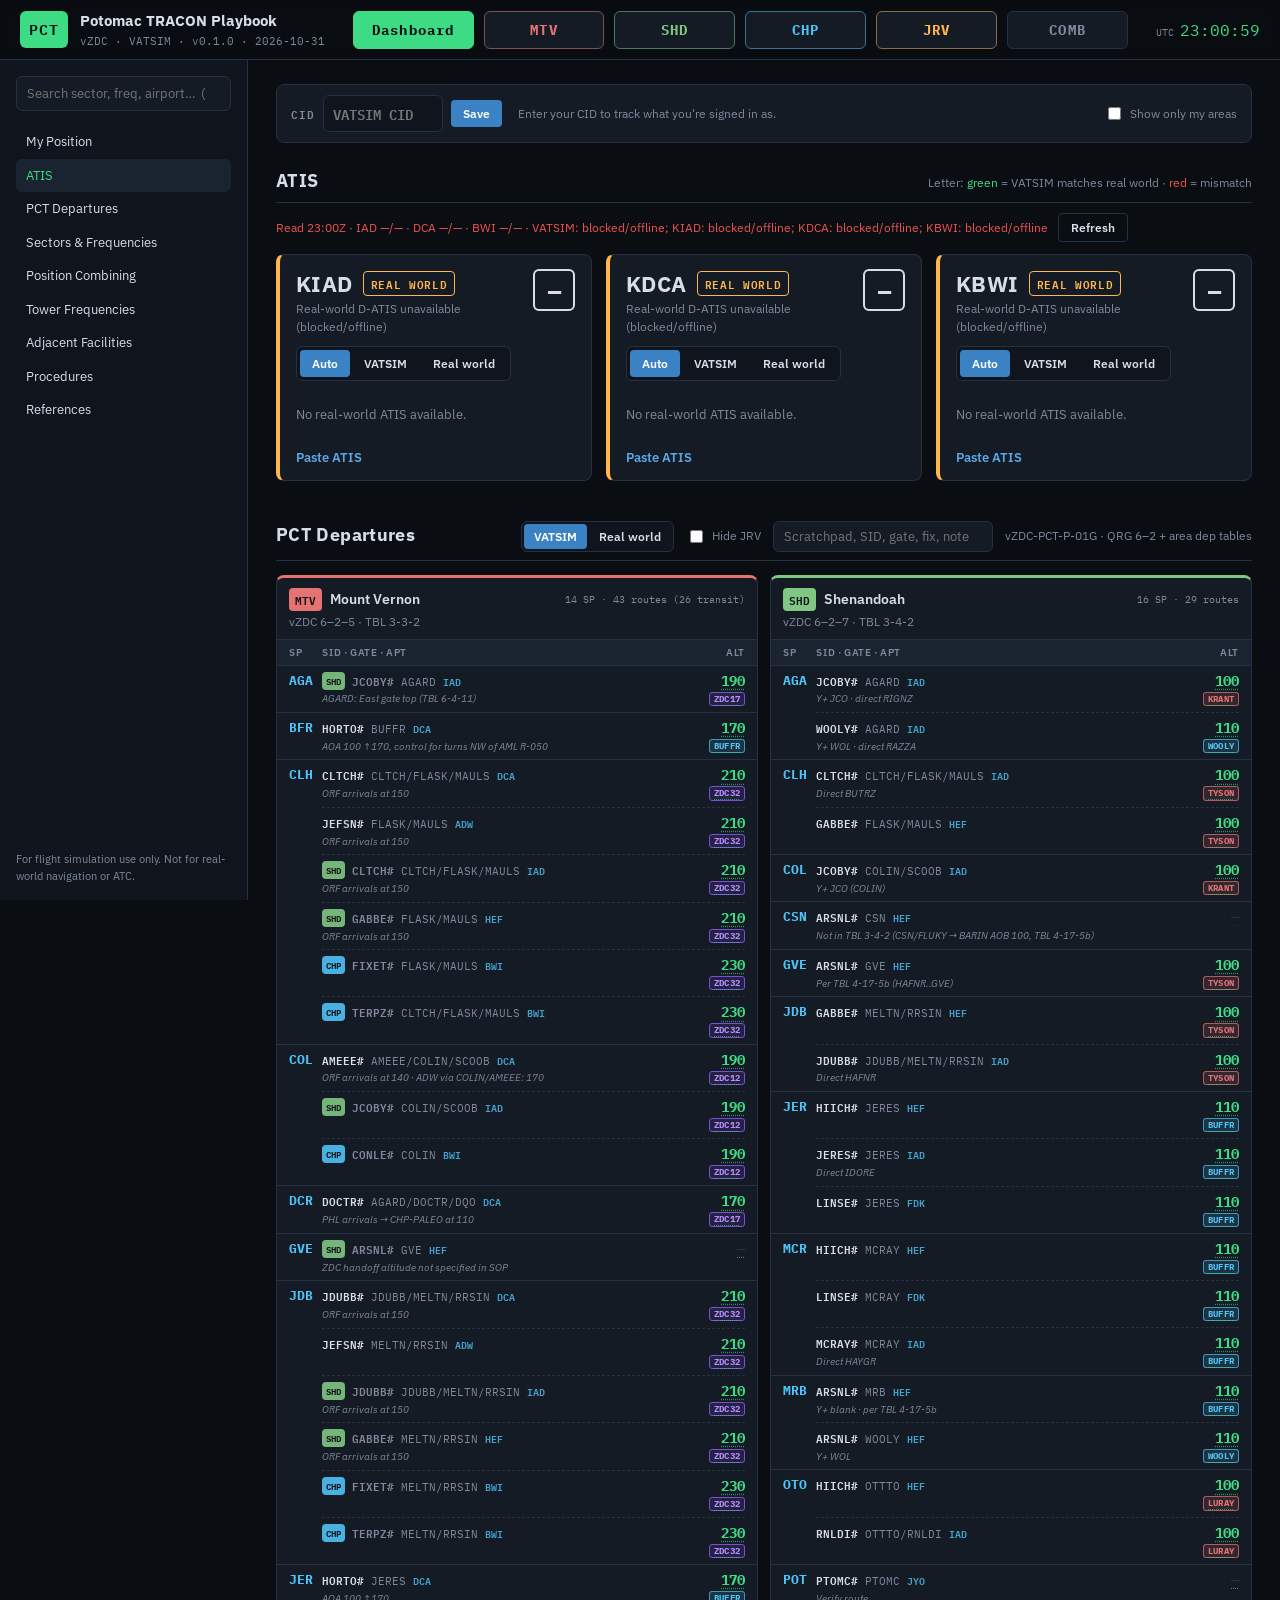
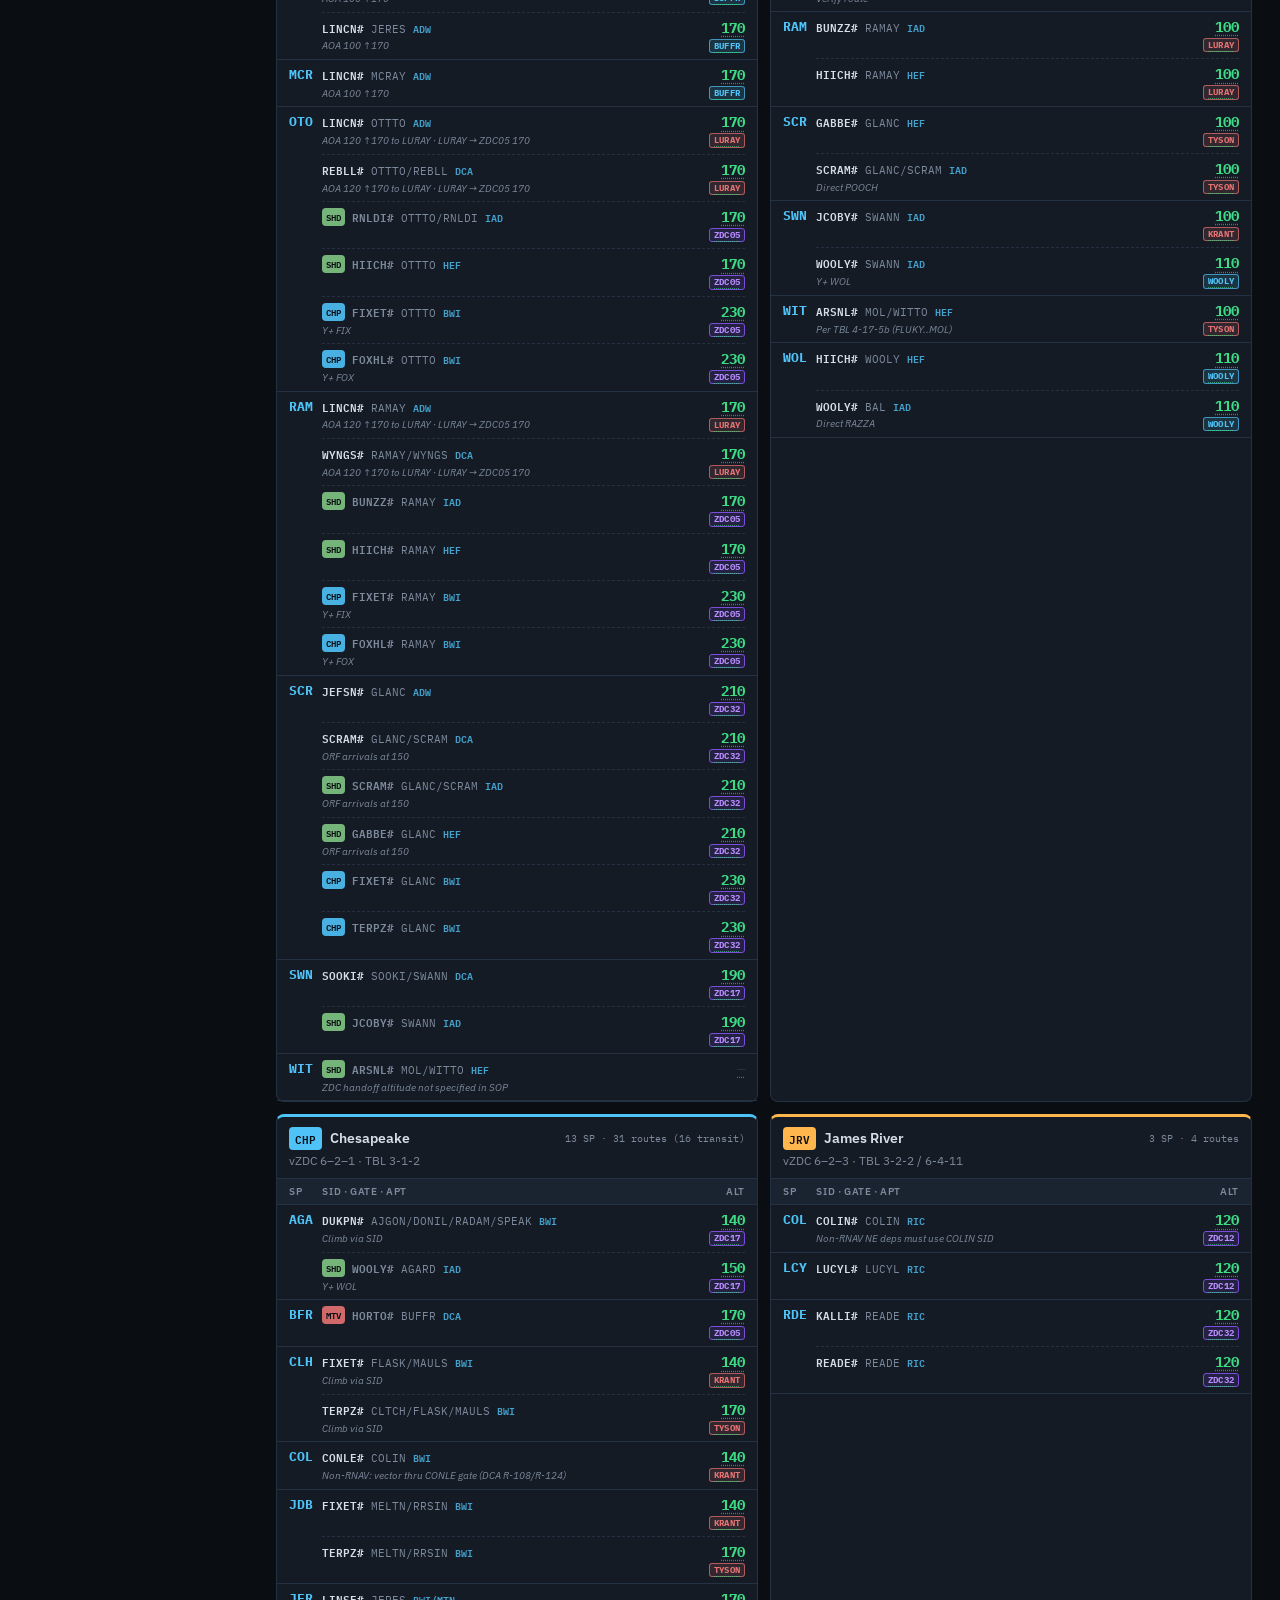
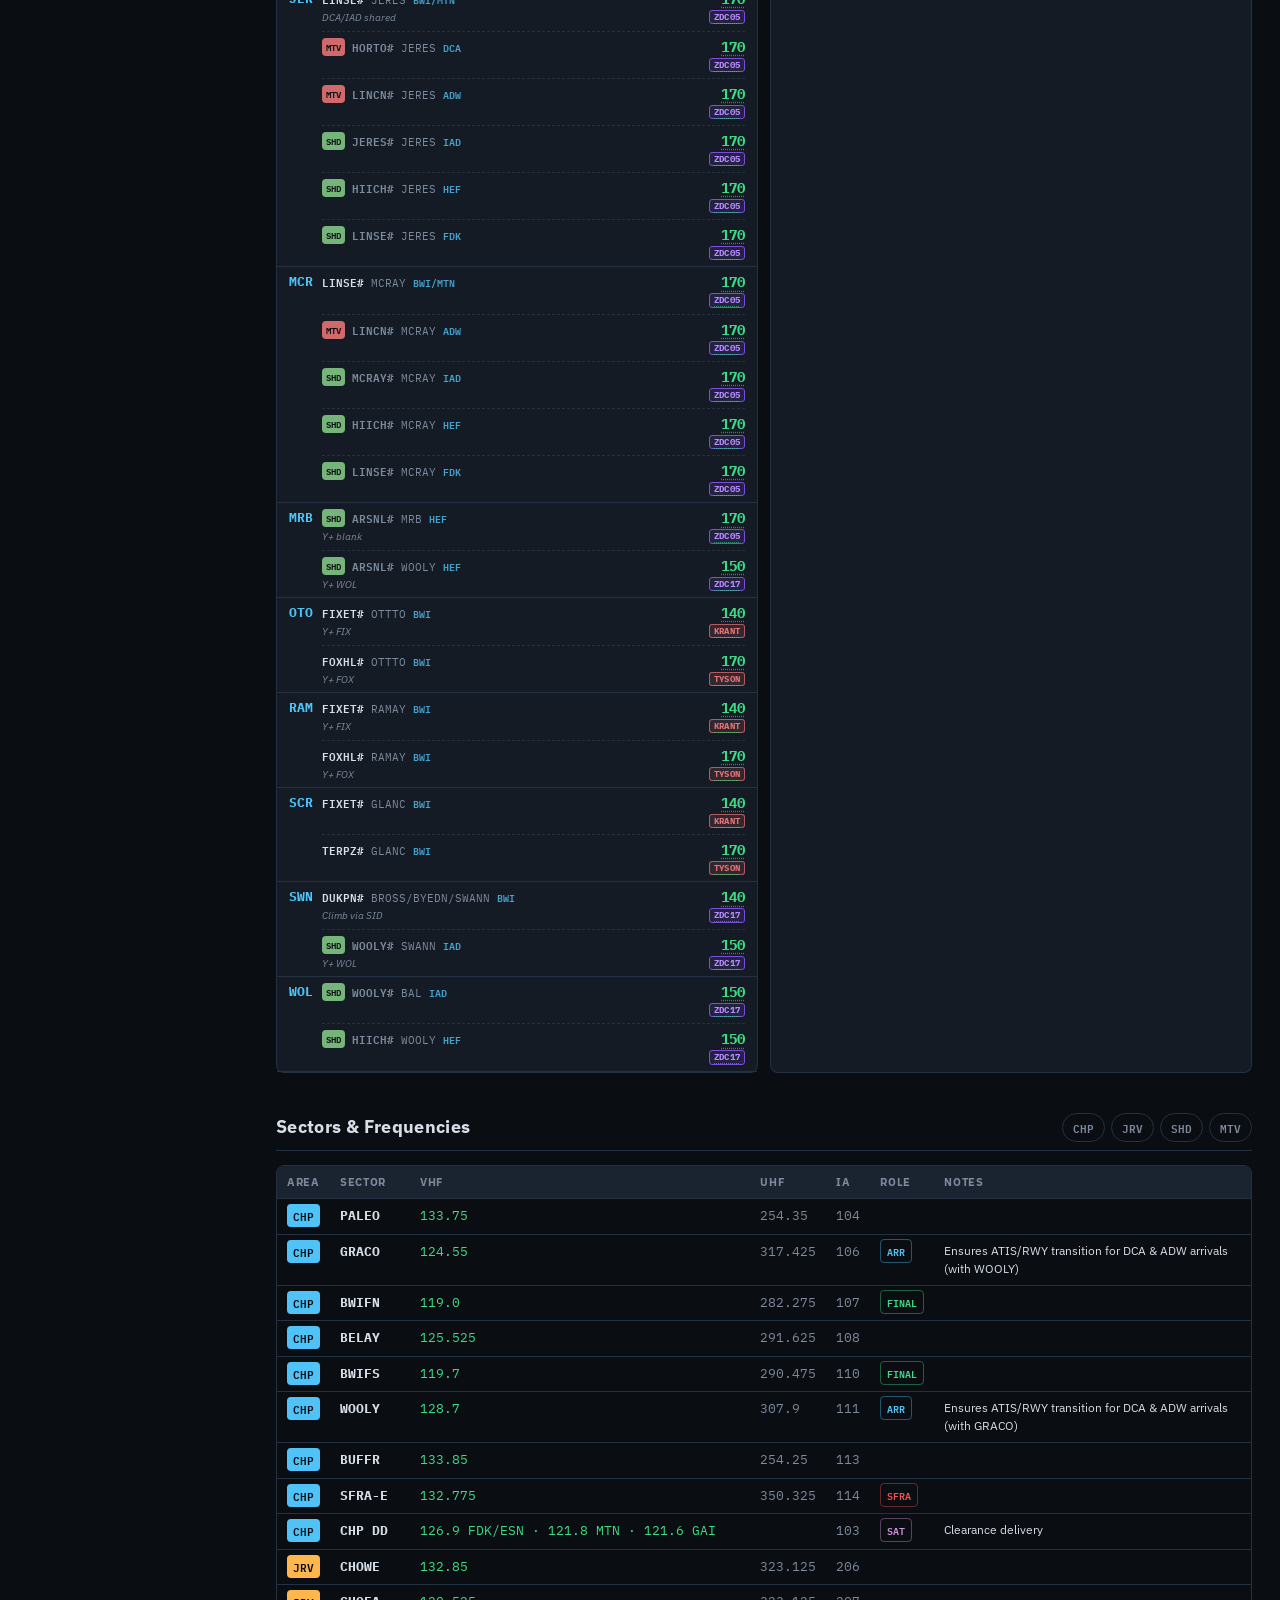
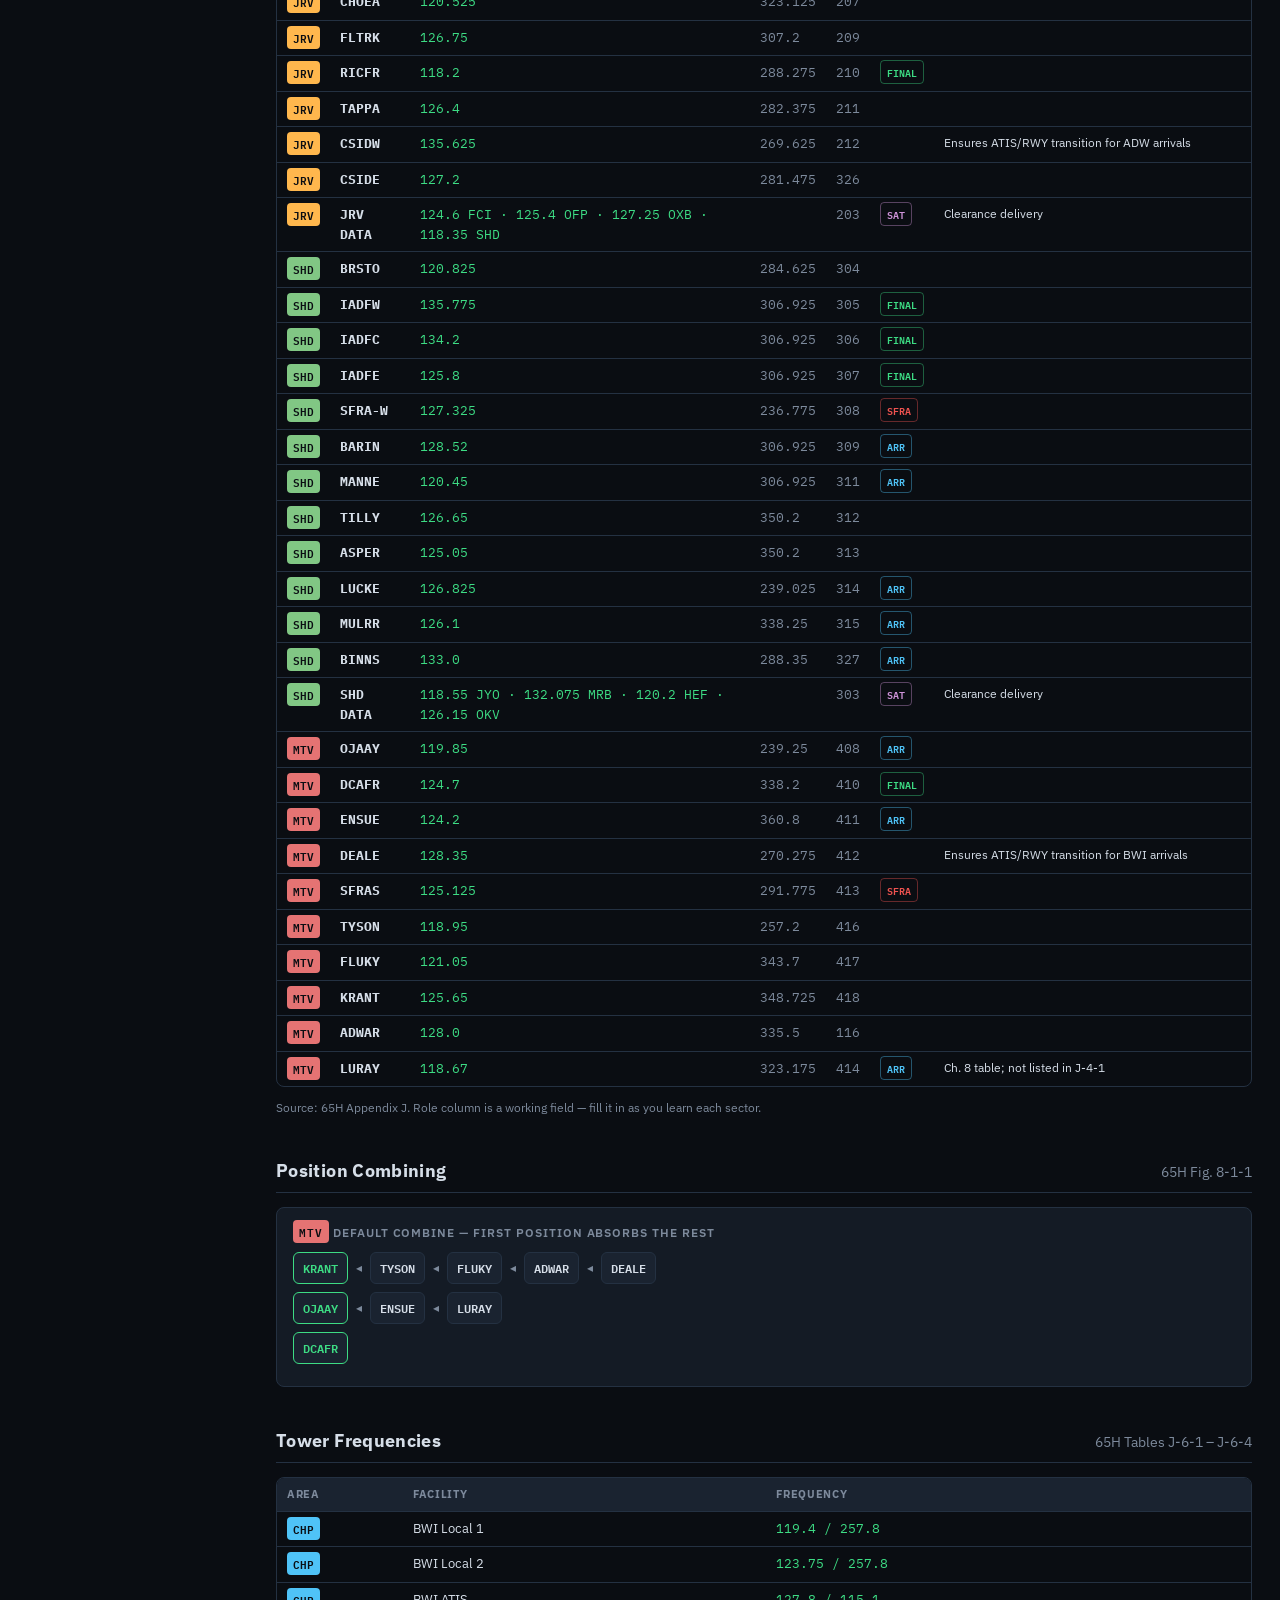
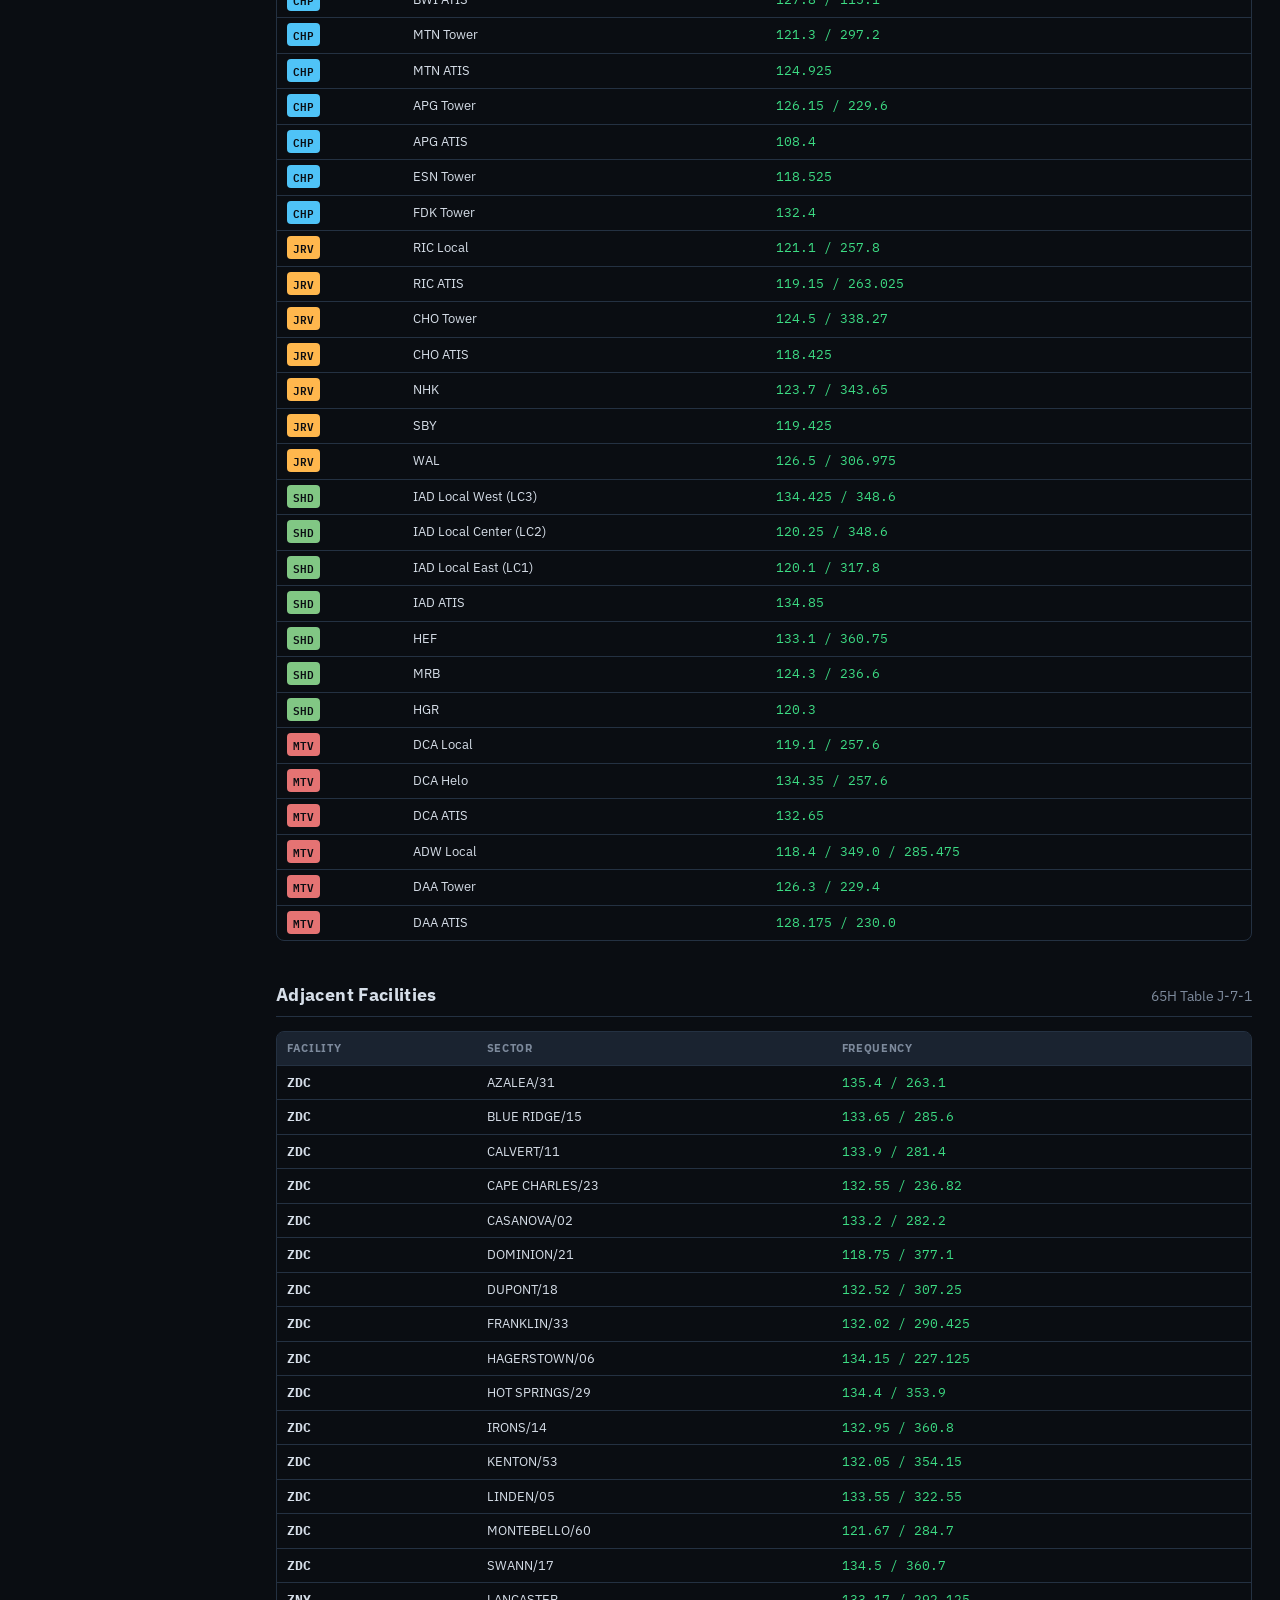
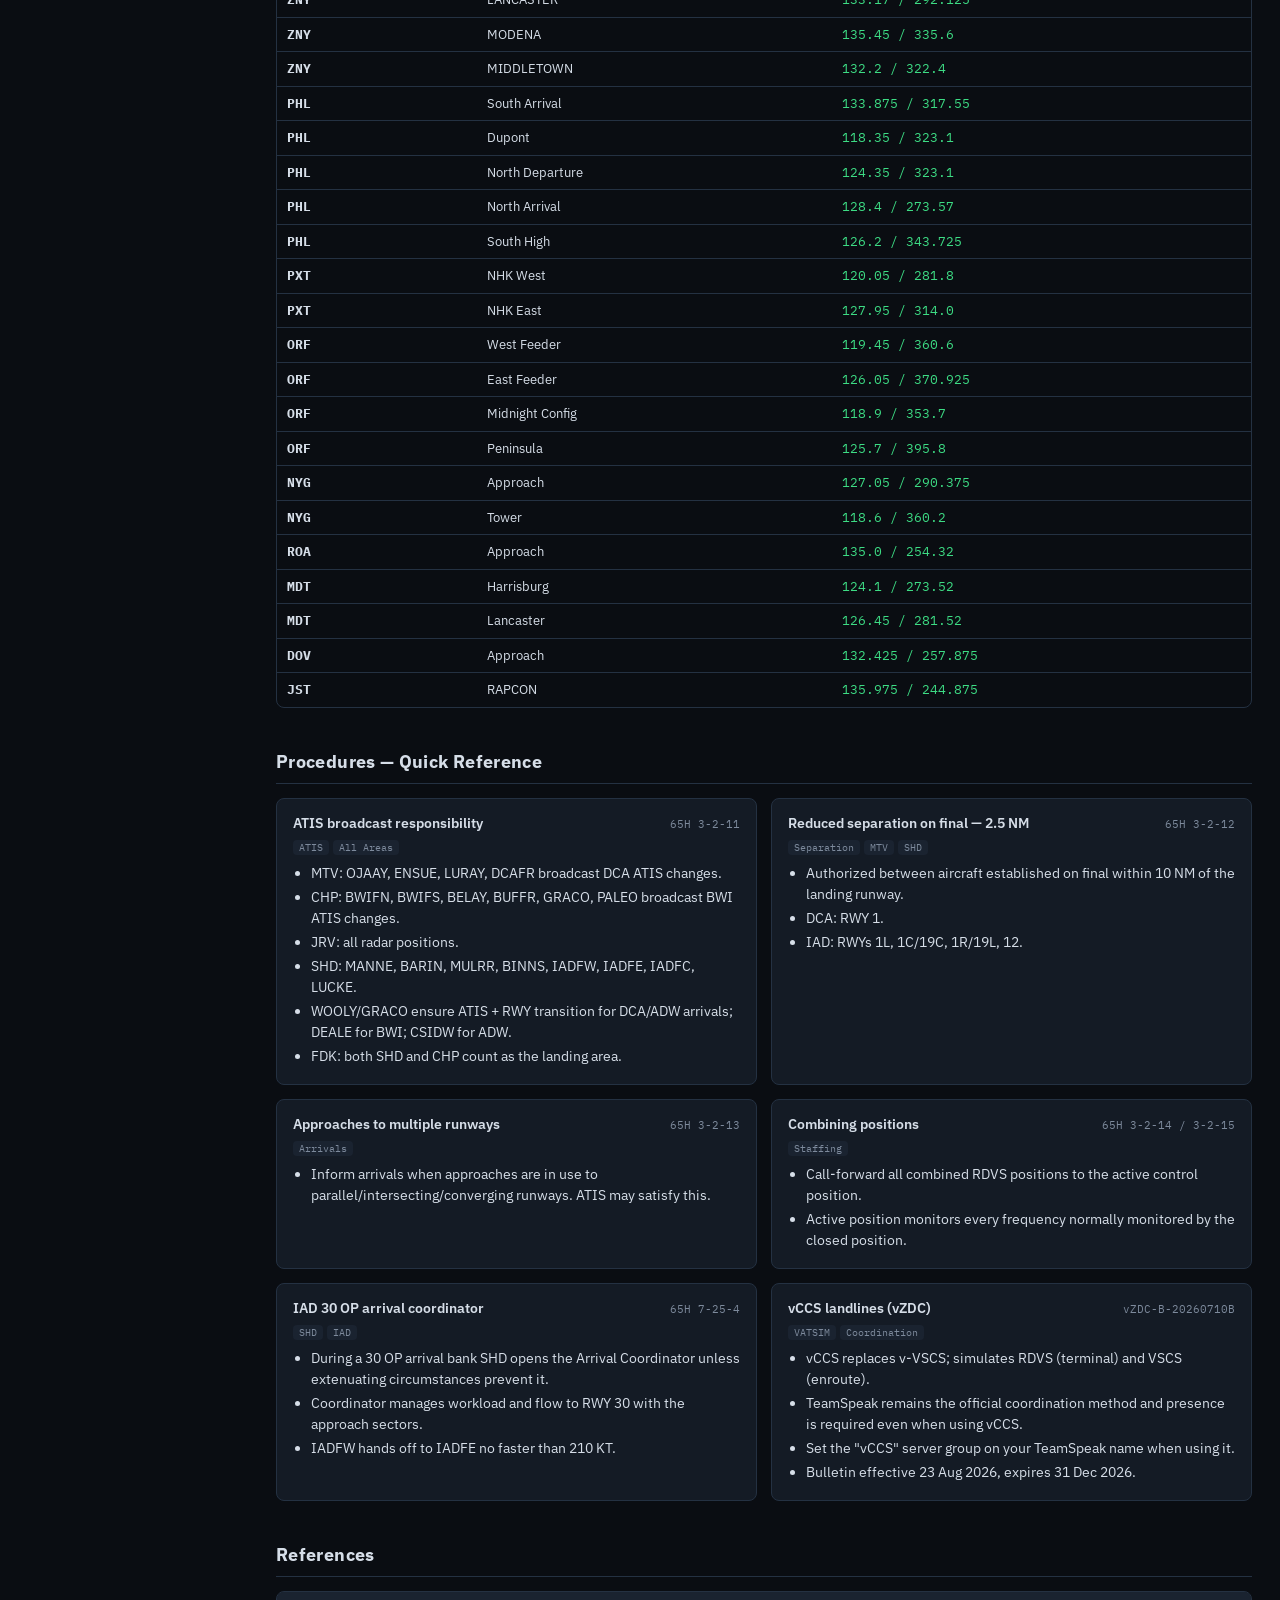
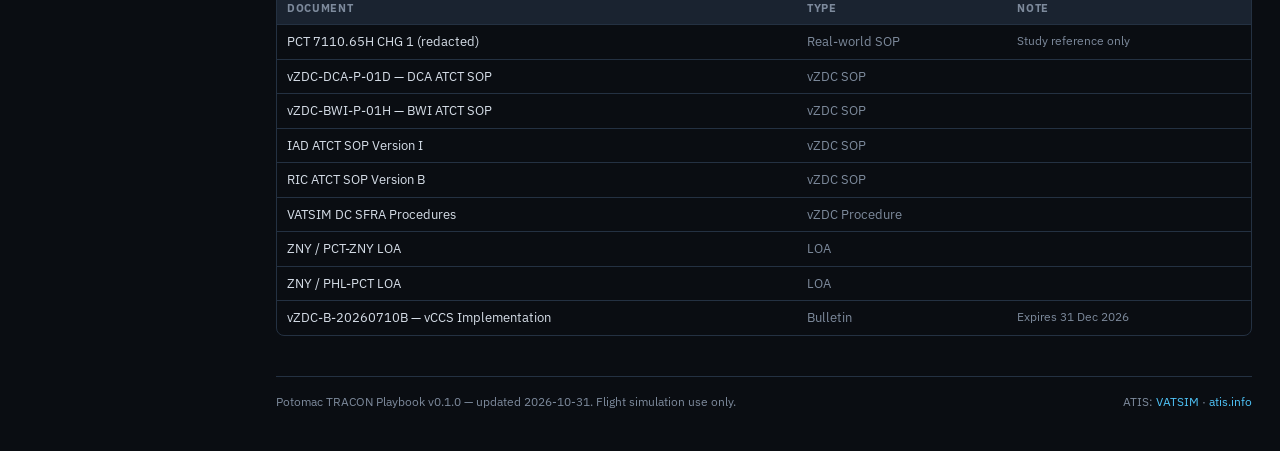
<file: index.html>
<!DOCTYPE html>
<html lang="en">
<head>
  <meta charset="utf-8">
  <meta name="viewport" content="width=device-width, initial-scale=1">
  <title>PCT Playbook — Potomac TRACON</title>
  <meta name="description" content="Working playbook for Potomac TRACON (PCT) on the VATSIM network. Flight simulation use only.">
  <link rel="preconnect" href="https://fonts.googleapis.com">
  <link rel="preconnect" href="https://fonts.gstatic.com" crossorigin>
  <link href="https://fonts.googleapis.com/css2?family=IBM+Plex+Mono:wght@400;600&family=IBM+Plex+Sans:wght@400;500;600;700&display=swap" rel="stylesheet">
  <link rel="stylesheet" href="assets/css/playbook.css">
</head>
<body>
  <header class="topbar">
    <div class="brand">
      <span class="brand-mark">PCT</span>
      <div>
        <div class="brand-title">Potomac TRACON Playbook</div>
        <div class="brand-sub">vZDC · VATSIM · <span id="version"></span></div>
      </div>
    </div>
    <nav class="views" id="views" aria-label="Pages">
      <button class="view-btn" data-view="dashboard">Dashboard</button>
      <button class="view-btn area" data-view="mtv" style="--area:#e57373">MTV</button>
      <button class="view-btn area" data-view="shd" style="--area:#81c784">SHD</button>
      <button class="view-btn area" data-view="chp" style="--area:#4fc3f7">CHP</button>
      <button class="view-btn area" data-view="jrv" style="--area:#ffb74d">JRV</button>
      <button class="view-btn" data-view="comb">COMB</button>
    </nav>
    <div class="topbar-right">
      <div class="clock"><span class="clock-label">UTC</span><span id="utc-clock">--:--:--</span></div>
    </div>
  </header>

  <div class="layout view" data-view="dashboard">
    <nav class="sidebar" aria-label="Sections">
      <input id="global-search" class="search" type="search" placeholder="Search sector, freq, airport…  ( / )" autocomplete="off">
      <ul class="nav">
        <li><a href="#me">My Position</a></li>
        <li><a href="#atis">ATIS</a></li>
        <li><a href="#departures">PCT Departures</a></li>
        <li><a href="#sectors">Sectors &amp; Frequencies</a></li>
        <li><a href="#combines">Position Combining</a></li>
        <li><a href="#towers">Tower Frequencies</a></li>
        <li><a href="#adjacent">Adjacent Facilities</a></li>
        <li><a href="#procedures">Procedures</a></li>
        <li><a href="#references">References</a></li>
      </ul>
      <div class="sidebar-foot">For flight simulation use only. Not for real-world navigation or ATC.</div>
    </nav>

    <main class="content">

      <!-- MY POSITION -->
      <section id="me" class="section me-section">
        <div class="me-bar">
          <form id="me-form" class="me-form" autocomplete="off">
            <label for="me-cid" class="me-label">CID</label>
            <input id="me-cid" class="me-input" inputmode="numeric" pattern="\d{5,8}" placeholder="VATSIM CID">
            <button class="seg on" type="submit">Save</button>
          </form>
          <div id="me-status" class="me-status muted small">Enter your CID to track what you're signed in as.</div>
          <label class="me-toggle small"><input type="checkbox" id="me-focus"> Show only my areas</label>
        </div>
        <div id="me-detail" class="me-detail" hidden></div>
      </section>

      <!-- ATIS -->
      <section id="atis" class="section">
        <div class="section-head">
          <h2>ATIS</h2>
          <span class="muted small">Letter: <span class="ok-txt">green</span> = VATSIM matches real world · <span class="bad-txt">red</span> = mismatch</span>
        </div>
        <div class="atis-status">
          <span id="atis-status" class="muted small">Loading ATIS…</span>
          <button id="atis-refresh" class="seg">Refresh</button>
        </div>
        <div id="atis-cards" class="atis-grid"></div>
      </section>

      <!-- PCT DEPARTURES -->
      <section id="departures" class="section">
        <div class="section-head">
          <h2>PCT Departures</h2>
          <div class="dep-tools">
            <div class="seg-group" id="dep-mode">
              <button class="seg" data-mode="vatsim">VATSIM</button>
              <button class="seg" data-mode="real">Real world</button>
            </div>
            <label class="me-toggle small dep-jrv"><input type="checkbox" id="dep-hide-jrv"> Hide JRV</label>
            <input id="dep-search" class="search dep-search" type="search" placeholder="Scratchpad, SID, gate, fix, note…" autocomplete="off">
            <span id="dep-src" class="muted small"></span>
          </div>
        </div>
        <div id="dep-cols" class="dep-grid"></div>
      </section>

      <!-- SECTORS -->
      <section id="sectors" class="section">
        <div class="section-head">
          <h2>Sectors &amp; Frequencies</h2>
          <div class="chips" id="area-filter"></div>
        </div>
        <div class="table-wrap">
          <table class="tbl filterable" id="sector-table">
            <thead><tr><th>Area</th><th>Sector</th><th>VHF</th><th>UHF</th><th>IA</th><th>Role</th><th>Notes</th></tr></thead>
            <tbody></tbody>
          </table>
        </div>
        <p class="muted small">Source: 65H Appendix J. Role column is a working field — fill it in as you learn each sector.</p>
      </section>

      <!-- COMBINES -->
      <section id="combines" class="section">
        <div class="section-head"><h2>Position Combining</h2><span class="muted">65H Fig. 8-1-1</span></div>
        <div id="combine-wrap"></div>
      </section>

      <!-- TOWERS -->
      <section id="towers" class="section">
        <div class="section-head"><h2>Tower Frequencies</h2><span class="muted">65H Tables J-6-1 – J-6-4</span></div>
        <div class="table-wrap">
          <table class="tbl filterable" id="tower-table">
            <thead><tr><th>Area</th><th>Facility</th><th>Frequency</th></tr></thead>
            <tbody></tbody>
          </table>
        </div>
      </section>

      <!-- ADJACENT -->
      <section id="adjacent" class="section">
        <div class="section-head"><h2>Adjacent Facilities</h2><span class="muted">65H Table J-7-1</span></div>
        <div class="table-wrap">
          <table class="tbl filterable" id="adjacent-table">
            <thead><tr><th>Facility</th><th>Sector</th><th>Frequency</th></tr></thead>
            <tbody></tbody>
          </table>
        </div>
      </section>

      <!-- PROCEDURES -->
      <section id="procedures" class="section">
        <div class="section-head"><h2>Procedures — Quick Reference</h2></div>
        <div id="proc-cards" class="grid grid-2"></div>
      </section>

      <!-- REFERENCES -->
      <section id="references" class="section">
        <div class="section-head"><h2>References</h2></div>
        <div class="table-wrap">
          <table class="tbl" id="ref-table">
            <thead><tr><th>Document</th><th>Type</th><th>Note</th></tr></thead>
            <tbody></tbody>
          </table>
        </div>
      </section>

      <footer class="footer">
        <span id="footer-meta"></span>
        <span>ATIS: <a href="https://data.vatsim.net/v3/afv-atis-data.json" target="_blank" rel="noopener">VATSIM</a> · <a href="https://atis.info" target="_blank" rel="noopener">atis.info</a></span>
      </footer>
    </main>
  </div>

  <!-- Placeholder pages (built out one at a time) -->
  <section class="view chp-frame" data-view="mtv" hidden><iframe id="mtv-iframe" title="MTV Airspace" data-src="mtv/"></iframe></section>
  <section class="view view-page" data-view="shd" hidden style="--area:#81c784"><h1><span class="area-tag">SHD</span> Shenandoah</h1><p class="muted">Coming soon.</p></section>
  <section class="view chp-frame" data-view="chp" hidden>
    <iframe id="chp-iframe" title="CHP Airspace" data-src="chp/"></iframe>
  </section>
  <section class="view view-page" data-view="jrv" hidden style="--area:#ffb74d"><h1><span class="area-tag">JRV</span> James River</h1><p class="muted">Coming soon.</p></section>
  <section class="view view-page" data-view="comb" hidden><h1>COMB</h1><p class="muted">Coming soon.</p></section>

  <script src="data/pct-data.js?v=20261118b"></script>
  <script src="assets/js/playbook.js?v=20261118b"></script>
  <script src="assets/js/views.js"></script>

</body>
</html>
</file>
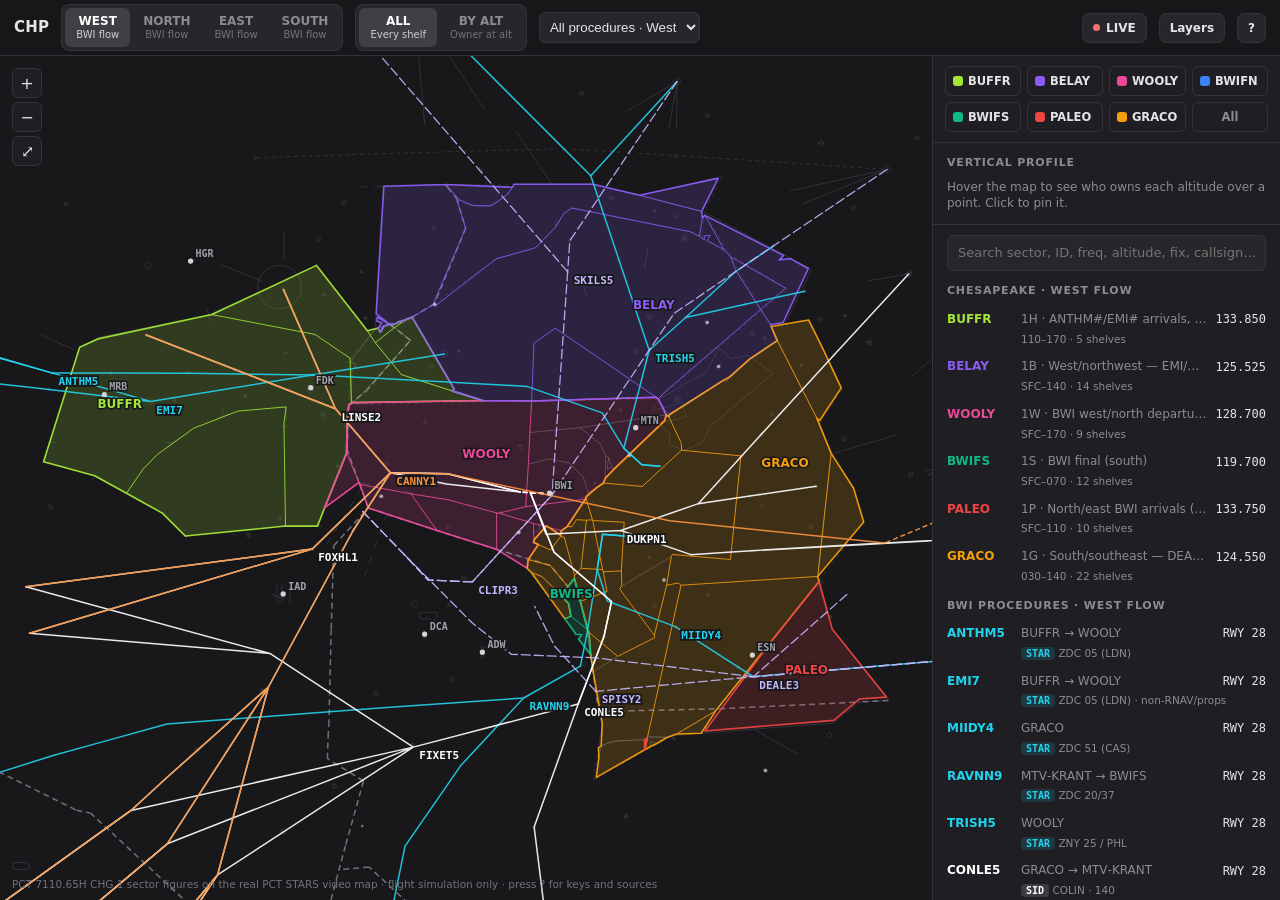
<file: chp/index.html>
<!DOCTYPE html>
<html lang="en">
<head>
<meta charset="utf-8">
<meta name="viewport" content="width=device-width, initial-scale=1">
<title>CHP Airspace — Potomac TRACON Chesapeake Sectors</title>
<link rel="icon" href="data:image/svg+xml,<svg xmlns='http://www.w3.org/2000/svg' viewBox='0 0 32 32'><path d='M4 8 14 4l14 6-2 16-12 3-10-8z' fill='%233b82f6'/></svg>">
<style>
  :root{ --bg:#18181b; --panel:#1f1f23; --panel2:#26262b; --line:#33333a; --text:#e4e4e7; --muted:#8b8b94; --hdr:56px; --side:348px; --mono:ui-monospace,SFMono-Regular,Menlo,Consolas,monospace; }
  *{box-sizing:border-box}
  html,body{margin:0;height:100%;background:var(--bg);color:var(--text);font:13px/1.4 ui-sans-serif,system-ui,-apple-system,"Segoe UI",Roboto,sans-serif;overflow:hidden}
  button{font-family:inherit}
  header{position:absolute;top:0;left:0;right:0;height:var(--hdr);overflow:hidden;display:flex;align-items:center;gap:12px;padding:0 14px;border-bottom:1px solid var(--line);background:rgba(24,24,27,.94);backdrop-filter:blur(6px);z-index:6}
  header h1{font-size:15px;margin:0;font-weight:700;letter-spacing:.2px;white-space:nowrap}
  header h1 span{color:var(--muted);font-weight:500}
  .seg{display:flex;background:var(--panel2);border:1px solid var(--line);border-radius:8px;padding:3px;gap:2px}
  .seg button{background:none;border:0;color:var(--muted);font-weight:600;font-size:12px;line-height:1;padding:7px 11px;border-radius:6px;cursor:pointer;white-space:nowrap;position:relative}
  .seg button small{display:block;font-weight:500;font-size:10px;margin-top:3px;opacity:.75}
  .seg button.on{background:#3f3f46;color:#fff}
  .seg button:hover:not(.on){color:var(--text)}
  .seg button.atis::after{content:"";position:absolute;top:4px;right:4px;width:6px;height:6px;border-radius:50%;background:#fff;box-shadow:0 0 0 2px var(--panel2)}
  #altBox{display:none;align-items:center;gap:6px}
  #altBox.on{display:flex}
  #altBox button{width:22px;height:22px;border-radius:5px;border:1px solid var(--line);background:var(--panel2);color:var(--text);cursor:pointer;line-height:1;padding:0}
  #alt{width:150px;accent-color:#60a5fa}
  #altVal{font:700 13px var(--mono);min-width:52px;text-align:right}
  #pSel{background:var(--panel2);color:var(--text);border:1px solid var(--line);border-radius:6px;padding:6px;font:12px inherit;max-width:180px}
  .spacer{flex:1}
  .hbtn{background:var(--panel2);border:1px solid var(--line);color:var(--text);border-radius:7px;padding:7px 10px;font-size:12px;font-weight:600;cursor:pointer;white-space:nowrap;display:flex;align-items:center;gap:6px}
  .hbtn:hover{border-color:#52525b}
  .dot{width:7px;height:7px;border-radius:50%;background:#52525b;flex:none}
  .dot.ok{background:#fff} .dot.err{background:#f87171} .dot.busy{background:#fbbf24}
  #live small{font:500 11px var(--mono);color:var(--muted)}
  .pop{position:absolute;top:calc(var(--hdr) + 6px);right:calc(var(--side) + 10px);background:var(--panel);border:1px solid var(--line);border-radius:10px;padding:10px 12px;z-index:8;box-shadow:0 10px 30px rgba(0,0,0,.55);display:none;min-width:210px}
  .pop.on{display:block}
  .pop h4{margin:8px 0 4px;font-size:10px;letter-spacing:.8px;text-transform:uppercase;color:var(--muted)}
  .pop h4:first-child{margin-top:0}
  .pop label{display:flex;align-items:center;gap:7px;padding:3px 0;cursor:pointer;font-size:12px;white-space:nowrap}
  .pop kbd,.kb kbd{margin-left:auto;font:10px var(--mono);color:var(--muted);border:1px solid var(--line);border-radius:4px;padding:0 4px}
  #help{max-width:430px;font-size:12px;line-height:1.5}
  #help .kb{display:grid;grid-template-columns:auto 1fr;gap:3px 10px;align-items:center}
  #help .kb kbd{margin:0;justify-self:start}
  #help p{color:var(--muted);margin:6px 0 0}
  #map{position:absolute;top:var(--hdr);left:0;right:var(--side);bottom:0;cursor:crosshair;touch-action:none}
  #map.drag{cursor:grabbing}
  svg{width:100%;height:100%;display:block}
  .vm{fill:none;stroke:#52525b;stroke-width:.8;vector-effect:non-scaling-stroke;pointer-events:none;opacity:.55}
  .bnd{fill:none;stroke:#71717a;stroke-width:1.5;stroke-dasharray:6 4;vector-effect:non-scaling-stroke;pointer-events:none}
  .ring{fill:none;stroke:#a1a1aa;stroke-width:.8;stroke-dasharray:2 5;vector-effect:non-scaling-stroke;pointer-events:none;opacity:.45}
  .ringt{font:600 9.5px var(--mono);fill:#a1a1aa;text-anchor:middle;pointer-events:none;paint-order:stroke;stroke:#18181b;stroke-width:3px;opacity:.8}
  .sec{stroke-width:1;vector-effect:non-scaling-stroke;transition:fill-opacity .12s}
  .mesh{fill:none;stroke:#e4e4e7;stroke-width:.8;stroke-opacity:.28;vector-effect:non-scaling-stroke;pointer-events:none}
  .shb{fill:none;stroke-width:1;vector-effect:non-scaling-stroke;pointer-events:none;stroke-linejoin:round}
  .sbd{fill:none;stroke-width:1.6;vector-effect:non-scaling-stroke;pointer-events:none;stroke-linejoin:round;stroke-linecap:round}
  .lbl{font:700 12px ui-sans-serif,system-ui,sans-serif;text-anchor:middle;dominant-baseline:middle;pointer-events:none;paint-order:stroke;stroke:#18181b;stroke-width:3px;stroke-linejoin:round}
  .alb{font:600 10.5px var(--mono);text-anchor:middle;dominant-baseline:middle;pointer-events:none;paint-order:stroke;stroke:#18181b;stroke-width:3px;stroke-linejoin:round}
  .pr{fill:none;stroke-width:1.5;vector-effect:non-scaling-stroke;pointer-events:none;stroke-linejoin:round;stroke-linecap:round;opacity:.9}
  .pr.SID{stroke:#ffffff} .pr.STAR{stroke:#22d3ee} .pr.DCA{stroke:#c4b5fd;stroke-dasharray:9 4;stroke-width:1.3} .pr.DOV{stroke:#fb923c} .pr.dep{stroke-dasharray:4 4}
  .pr.dim{opacity:.12} .pr.hi{stroke-width:3;opacity:1}
  .prh{fill:none;stroke:transparent;stroke-width:10;vector-effect:non-scaling-stroke;cursor:pointer}
  .pfx{font:600 10px var(--mono);paint-order:stroke;stroke:#18181b;stroke-width:3px;pointer-events:none}
  .pfx.SID{fill:#f4f4f5} .pfx.STAR{fill:#67e8f9} .pfx.DCA{fill:#ddd6fe} .pfx.DOV{fill:#fdba74}
  .pfx .rx{font-weight:500;opacity:.75}
  .pnm{font:700 11px var(--mono);paint-order:stroke;stroke:#18181b;stroke-width:3.5px;pointer-events:none}
  .pnm.SID{fill:#ffffff} .pnm.STAR{fill:#22d3ee} .pnm.DCA{fill:#c4b5fd} .pnm.DOV{fill:#fb923c}
  .apt circle{fill:#d4d4d8}
  .apt text{font:600 10px var(--mono);fill:#a1a1aa;paint-order:stroke;stroke:#18181b;stroke-width:3px}
  .pin{fill:none;stroke:#fff;stroke-width:1.4;pointer-events:none}
  .ac{cursor:pointer}
  .ac text{font:600 10.5px var(--mono);paint-order:stroke;stroke:#18181b;stroke-width:3px}
  .ac .sym{font-weight:800;font-size:11px;text-anchor:middle;dominant-baseline:central}
  .ac .ld{stroke-width:1;opacity:.7}
  .ac .tr{opacity:.55}
  .ac.sel .sym{font-size:14px}
  #tip{position:absolute;pointer-events:none;background:#18181b;border:1.5px solid #52525b;border-radius:8px;padding:6px 10px;display:none;z-index:9;box-shadow:0 6px 20px rgba(0,0,0,.5);min-width:150px}
  #tip .h{font-size:10px;color:var(--muted);margin-bottom:3px;text-transform:uppercase;letter-spacing:.6px}
  #tip .r{display:grid;grid-template-columns:auto 1fr auto;gap:8px;align-items:center;font:12px var(--mono);padding:1px 0}
  #tip .r b{font-family:ui-sans-serif,system-ui,sans-serif}
  #tip .r i{font-style:normal;color:var(--muted)}
  #read{position:absolute;left:12px;bottom:30px;z-index:3;font:11px var(--mono);color:#a1a1aa;background:rgba(24,24,27,.8);border:1px solid var(--line);border-radius:6px;padding:3px 8px;pointer-events:none}
  #sugg{position:absolute;left:52px;top:calc(var(--hdr) + 12px);z-index:3;display:none;align-items:center;gap:8px;font-size:12px;background:rgba(31,31,35,.95);border:1px solid #52525b;border-radius:8px;padding:6px 10px}
  #sugg.on{display:flex}
  #sugg button{background:#3f3f46;border:0;color:#fff;border-radius:5px;padding:3px 8px;font-weight:700;font-size:11px;cursor:pointer}
  aside{position:absolute;top:var(--hdr);right:0;bottom:0;width:var(--side);background:var(--panel);border-left:1px solid var(--line);display:flex;flex-direction:column;z-index:4}
  .legend{padding:10px 12px;border-bottom:1px solid var(--line);display:grid;grid-template-columns:repeat(4,1fr);gap:6px}
  .chip{display:flex;align-items:center;gap:5px;padding:6px 7px;border:1px solid var(--line);border-radius:6px;cursor:pointer;font-weight:600;font-size:11.5px;user-select:none;position:relative}
  .chip i{width:10px;height:10px;border-radius:3px;flex:none}
  .chip.dim{opacity:.35}
  .chip.all{justify-content:center;color:var(--muted)}
  .chip.up::after{content:"";position:absolute;top:-3px;right:-3px;width:8px;height:8px;border-radius:50%;background:#fff;border:2px solid var(--panel)}
  #scroll{overflow:auto;flex:1}
  .card{padding:12px 14px;border-bottom:1px solid var(--line)}
  .card h3{margin:0 0 8px;font-size:11px;text-transform:uppercase;letter-spacing:.8px;color:var(--muted);display:flex;align-items:center;gap:6px}
  .card h3 span{font:500 10.5px var(--mono);text-transform:none;letter-spacing:0;margin-left:auto}
  .x{background:none;border:0;color:var(--muted);font-size:17px;cursor:pointer;line-height:1;padding:0 2px}
  #stack .hint{color:var(--muted);font-size:12px}
  .stk{display:grid;grid-template-columns:30px 1fr;position:relative;user-select:none}
  .stk .ax{position:relative;font:10px var(--mono);color:var(--muted)}
  .stk .ax span{position:absolute;right:6px;transform:translateY(-50%)}
  .stk .bands{position:relative;border:1px solid var(--line);border-radius:5px;overflow:hidden;cursor:pointer}
  .band{display:flex;align-items:center;gap:8px;padding:0 8px;font:600 11px var(--mono);border-bottom:1px solid #18181b;overflow:hidden;white-space:nowrap}
  .band:last-child{border-bottom:0}
  .band b{font:700 11.5px ui-sans-serif,system-ui,sans-serif}
  .band i{font-style:normal;margin-left:auto;opacity:.8}
  .band.none{color:#63636b;background:repeating-linear-gradient(135deg,#1f1f23 0 5px,#232328 5px 10px)}
  .stk .cur{position:absolute;left:0;right:0;height:0;border-top:2px solid #fff;pointer-events:none;box-shadow:0 0 0 1px #18181b}
  #detail{display:none}
  #detail.on{display:block}
  #detail h2{margin:0 0 2px;font-size:18px;display:flex;align-items:center;gap:8px}
  #detail h2 .x{margin-left:auto}
  #detail .st{font-size:11.5px;color:var(--muted);margin-bottom:8px}
  #detail table{width:100%;border-collapse:collapse;font-size:12px}
  #detail td{padding:4px 0;border-bottom:1px solid #2a2a30;vertical-align:top}
  #detail tr:last-child td{border-bottom:0}
  #detail td:first-child{color:var(--muted);width:92px}
  #detail td.m{font-family:var(--mono)}
  .shl{display:flex;flex-wrap:wrap;gap:4px}
  .shl span{font:11px var(--mono);border:1px solid var(--line);border-radius:4px;padding:1px 6px}
  .shl span.k{cursor:pointer}
  .shl span.k:hover{background:var(--panel2)}
  .rte{font:11px/1.7 var(--mono);color:#d4d4d8}
  .rte em{font-style:normal;color:var(--muted)}
  .rte u{text-decoration:none;color:var(--muted);font-size:10px}
  .mini{display:inline-flex;margin-left:auto;background:var(--panel2);border:1px solid var(--line);border-radius:6px;padding:2px;gap:2px}
  .mini button{background:none;border:0;color:var(--muted);font-weight:700;font-size:10.5px;padding:3px 8px;border-radius:4px;cursor:pointer}
  .mini button.on{background:#3f3f46;color:#fff}
  .badge{font:700 10px var(--mono);border-radius:4px;padding:1px 6px;background:#3f3f46;color:#fff}
  #search{margin:10px 14px 4px;padding:8px 10px;border-radius:6px;border:1px solid var(--line);background:var(--panel2);color:var(--text);font:inherit;width:calc(100% - 28px)}
  #list{padding:0 6px 14px}
  .grp{margin-top:8px}
  .grp h3{margin:6px 8px;font-size:11px;text-transform:uppercase;letter-spacing:.8px;color:var(--muted)}
  .row{display:grid;grid-template-columns:66px 1fr auto;gap:8px;align-items:center;padding:6px 8px;border-radius:6px;cursor:pointer}
  .row:hover,.row.sel{background:var(--panel2)}
  .row b{font-size:12px}
  .row .n{color:var(--muted);font-size:12px;white-space:nowrap;overflow:hidden;text-overflow:ellipsis}
  .row .f{font:12px var(--mono)}
  .row .alt{grid-column:2/4;font-size:10.5px;color:var(--muted);margin-top:-4px}
  .row .ty{font:700 10px var(--mono);border-radius:4px;padding:1px 5px}
  footer{position:absolute;left:12px;bottom:8px;font-size:10.5px;color:#71717a;z-index:3;max-width:calc(100% - var(--side) - 30px);white-space:nowrap;overflow:hidden;text-overflow:ellipsis}
  .zoom{position:absolute;left:12px;top:calc(var(--hdr) + 12px);display:flex;flex-direction:column;gap:4px;z-index:3}
  .zoom button{width:30px;height:30px;border-radius:6px;border:1px solid var(--line);background:var(--panel);color:var(--text);font-size:16px;cursor:pointer}
  @media (max-width:1620px){ header h1 span{display:none} }
  @media (max-width:1400px){ #live small{display:none} #alt{width:110px} }
  @media (max-width:1140px){ .seg button small{display:none} header{gap:8px} #pSel{max-width:130px} }
  @media (max-width:900px){
    :root{--hdr:96px}
    header{flex-wrap:wrap;padding:6px 10px;gap:6px;align-content:center}
    .seg button small{display:none}
    #pSel{max-width:120px}
    #map{right:0;bottom:44vh}
    aside{top:auto;height:44vh;width:100%;border-left:0;border-top:1px solid var(--line)}
    footer,#read{display:none}
    .pop{right:8px}
  }
</style>
</head>
<body>
<header>
  <h1>CHP <span>· Chesapeake · Potomac TRACON</span></h1>
  <div class="seg" id="flows">
    <button data-f="W">WEST<small>BWI flow</small></button>
    <button data-f="N">NORTH<small>BWI flow</small></button>
    <button data-f="E">EAST<small>BWI flow</small></button>
    <button data-f="S">SOUTH<small>BWI flow</small></button>
  </div>
  <div class="seg" id="modes">
    <button data-m="ALL">ALL<small>Every shelf</small></button>
    <button data-m="ALT">BY ALT<small>Owner at alt</small></button>
  </div>
  <div id="altBox"><button id="altDn" title="Down 1,000 (↓)">−</button><input type="range" id="alt" min="0" max="170" step="10" value="60"><button id="altUp" title="Up 1,000 (↑)">+</button><span id="altVal">6,000</span></div>
  <select id="pSel" title="Procedure"></select>
  <div class="spacer"></div>
  <button class="hbtn" id="live" title="Live VATSIM data (L)"><i class="dot"></i>LIVE <small id="liveTxt">off</small></button>
  <button class="hbtn" id="bLay">Layers</button>
  <button class="hbtn" id="bHelp" title="Keys &amp; sources (?)">?</button>
</header>

<div class="pop" id="layers">
  <h4>Procedures</h4>
  <label><input type="checkbox" id="tSid" checked> <span style="color:#ffffff">SIDs</span></label>
  <label><input type="checkbox" id="tStar" checked> <span style="color:#22d3ee">STARs</span></label>
  <label><input type="checkbox" id="tDca" checked> <span style="color:#c4b5fd">DCA / ADW STARs</span> <span class="mini" id="dcaFlow"><button data-d="N" title="DCA/ADW landing north (01)">N</button><button data-d="S" title="DCA/ADW landing south (19)">S</button></span></label>
  <label><input type="checkbox" id="tDov" checked> <span style="color:#fb923c">DOV CANNY# SID</span></label>
  <h4>Map</h4>
  <label><input type="checkbox" id="tVm" checked> Video map <kbd>V</kbd></label>
  <label><input type="checkbox" id="tBnd" checked> PCT areas</label>
  <label><input type="checkbox" id="tApt" checked> Airports</label>
  <label><input type="checkbox" id="tAlt" checked> Altitudes</label>
  <label><input type="checkbox" id="tLbl" checked> Labels</label>
  <label><input type="checkbox" id="tRng"> BWI range rings <kbd>R</kbd></label>
  <h4>Live VATSIM</h4>
  <label><input type="checkbox" id="tTrf" checked> Traffic <kbd>T</kbd></label>
  <label><input type="checkbox" id="tBwi"> BWI arrivals/departures only</label>
  <label><input type="checkbox" id="tFol"> Follow BWI ATIS flow</label>
</div>
<div class="pop" id="help">
  <h4>Keys</h4>
  <div class="kb">
    <kbd>1</kbd><span>West</span><kbd>2</kbd><span>North</span><kbd>3</kbd><span>East</span><kbd>4</kbd><span>South flow</span>
    <kbd>A</kbd><span>ALL ↔ BY ALT</span><kbd>↑ ↓</kbd><span>Altitude ±1,000 (BY ALT)</span>
    <kbd>L</kbd><span>Live data on/off</span><kbd>T</kbd><span>Traffic</span><kbd>R</kbd><span>Range rings</span><kbd>V</kbd><span>Video map</span>
    <kbd>D</kbd><span>DCA/ADW flow North ↔ South</span><kbd>F</kbd><span>Fit map</span><kbd>Esc</kbd><span>Clear selection, pin and filters</span>
  </div>
  <h4>Map</h4>
  <div>Click the map to pin a point and cycle through the sectors stacked there. Click a band in the vertical profile to jump to that altitude. Click a procedure or aircraft to select it.</div>
  <h4>Sources</h4>
  <p id="src"></p>
</div>

<div id="map"><svg id="svg">
  <g id="world"><g id="gVm"></g><g id="gBnd"></g><g id="gRng"></g><g id="gSec"></g><g id="gAol"></g><g id="gPr"></g></g>
  <g id="gApt" class="apt"></g><g id="gPfx"></g><g id="gLbl"></g><g id="gTrf"></g><g id="gPin"></g>
</svg></div>
<div class="zoom"><button id="zin" title="Zoom in">+</button><button id="zout" title="Zoom out">−</button><button id="zfit" title="Fit (F)">⤢</button></div>
<div id="sugg"></div>
<div id="read"></div>
<div id="tip"></div>

<aside>
  <div class="legend" id="legend"></div>
  <div id="scroll">
    <div class="card" id="stack"></div>
    <div class="card" id="detail"></div>
    <input id="search" placeholder="Search sector, ID, freq, altitude, fix, callsign…">
    <div id="list"></div>
  </div>
</aside>
<footer id="foot"></footer>

<script src="chp-data.js?v=6"></script>
<script>
(() => {
'use strict';
const D = window.CHP_AIR, SECS = D.sectors, SHL = D.shelves;
const COL = {BUFFR:'#a3e635',BELAY:'#8b5cf6',WOOLY:'#ec4899',BWIFN:'#3b82f6',BWIFS:'#10b981',PALEO:'#ef4444',GRACO:'#f59e0b'};
const ORDER = ['BUFFR','BELAY','WOOLY','BWIFN','BWIFS','PALEO','GRACO'];
const SEC = Object.fromEntries(SECS.map(s=>[s.id,s]));
const APTS = [['BWI',39.1754,-76.6683,1],['MTN',39.3257,-76.4138,1],['APG',39.4662,-76.1688],['ESN',38.8042,-76.069,1],['FME',39.0854,-76.7594],
  ['ANP',38.9429,-76.5684],['W29',38.9765,-76.3302],['W48',39.2626,-76.4326],['0W3',39.5668,-76.2024],['GAI',39.1683,-77.166],
  ['FDK',39.4176,-77.3743,1],['DMW',39.6083,-77.0077],['MRB',39.4019,-77.9845,1],['HGR',39.7079,-77.7296,1],['DCA',38.8521,-77.0377,1],
  ['ADW',38.8108,-76.867,1],['IAD',38.9445,-77.4558,1],['CGE',38.5393,-76.0304],['DOV',39.1295,-75.466,1]];
const FEED = { vatsim:'https://data.vatsim.net/v3/vatsim-data.json', vnas:'https://live.env.vnas.vatsim.net/data-feed/controllers.json', every:15000 };
const RINGS = [5,10,20,30,40], MAGVAR = 11;            // BWI ≈ 11°W
const ATIS_FLOW = {'28':'W','33L':'N','33R':'N','10':'E','15R':'S','15L':'S'};   // landing runway → flow (same legs the STAR data uses)

// ---------- geometry / formatting
const LAT0=39.1, CX=Math.cos(LAT0*Math.PI/180), S=100;
const P=([lon,lat])=>[lon*CX*S,-lat*S];
const fx2=v=>v.toFixed(2);
const pathOf=rings=>rings.map(r=>'M'+r.map(c=>P(c).map(fx2).join(',')).join('L')+'Z').join('');
const lineOf=l=>'M'+l.map(c=>P(c).map(fx2).join(',')).join('L');
const $=s=>document.querySelector(s), $$=s=>document.querySelectorAll(s), svg=$('#svg'), world=$('#world'), NS='http://www.w3.org/2000/svg';
const el=(t,a={},p)=>{const e=document.createElementNS(NS,t); for(const k in a) e.setAttribute(k,a[k]); if(p) p.appendChild(e); return e;};
const esc=s=>String(s??'').replace(/[&<>"']/g,c=>({'&':'&amp;','<':'&lt;','>':'&gt;','"':'&quot;',"'":'&#39;'}[c]));
const p3=v=>String(v).padStart(3,'0');
const lo3=a=>a===0?'SFC':p3(a);
const fmtR=([a,b])=>a===b?p3(a):lo3(a)+'–'+p3(b);
const fmtS=s=>s.r.map(fmtR).join(' & ');
const inAlt=(s,fl)=>s.r.some(([a,b])=>a===b?fl===a:(a===0?fl<=b:fl>=a&&fl<=b));
const inAltC=(s,h)=>s.r.some(([a,b])=>a===b?Math.abs(h-a)<=2:(a===0?h<=b+.5:h>=a-.5&&h<=b+.5));   // continuous (live aircraft)
const top=s=>Math.max(...s.r.map(r=>r[1]));
const lowest=a=>a.length?a.reduce((x,y)=>top(x)<=top(y)?x:y):null;       // overlapping shelves: the lower ceiling owns
const ft=fl=>fl===0?'SFC':(fl*100).toLocaleString();
const BWI=[-76.6683,39.1754];
function pip([x,y],ring){let c=false;for(let i=0,j=ring.length-1;i<ring.length;j=i++){const [xi,yi]=ring[i],[xj,yj]=ring[j];if(((yi>y)!==(yj>y))&&x<(xj-xi)*(y-yi)/(yj-yi)+xi)c=!c;}return c;}
const inFace=(pt,f)=>{let c=false; f.poly.forEach(r=>{ if(pip(pt,r)) c=!c; }); return c;};
const area=r=>Math.abs(r.reduce((s,[x,y],i)=>{const [x2,y2]=r[(i+1)%r.length];return s+x*y2-x2*y;},0)/2);
function fromBwi([lon,lat]){ const dx=(lon-BWI[0])*60*Math.cos(BWI[1]*Math.PI/180), dy=(lat-BWI[1])*60;
  const brg=(Math.atan2(dx,dy)*180/Math.PI+MAGVAR+360)%360; return {nm:Math.hypot(dx,dy), brg:Math.round(brg)||360}; }
const posTxt=ll=>{ const r=fromBwi(ll); return `BWI ${p3(r.brg)}°/${r.nm.toFixed(1)}`; };

// ---------- state (flow/mode/alt/sector/procedure in the URL hash, layers in localStorage)
const st={flow:'W',mode:'ALL',fl:60,sec:null,sel:null,q:'',k:1,tx:0,ty:0,proc:null,pin:null,ac:null,live:true,dca:'S'};
const PR=D.procs, PFX=PR.fixes, PC={SID:'#ffffff',STAR:'#22d3ee',DCA:'#c4b5fd',DOV:'#fb923c'};
const cat=p=>p.apt==='BWI'?p.t:p.apt==='DOV'?'DOV':'DCA';                              // DCA = DCA/ADW STARs that cross CHP
const pf=p=>p.dflows?p.dflows[st.dca]:p.flows[st.flow];            // legs for the current BWI flow (or DCA flow)
const DCAF={N:'North',S:'South'};
const TOG=['tSid','tStar','tDca','tDov','tVm','tBnd','tApt','tAlt','tLbl','tRng','tTrf','tBwi','tFol'];
const on=id=>$('#'+id).checked;
const store={ get(k,d){ try{ const v=localStorage.getItem('pct.chp.'+k); return v===null?d:JSON.parse(v); }catch(_){ return d; } },
              set(k,v){ try{ localStorage.setItem('pct.chp.'+k,JSON.stringify(v)); }catch(_){} } };
{ const saved=store.get('layers',{}); TOG.forEach(id=>{ if(id in saved) $('#'+id).checked=!!saved[id]; }); st.live=store.get('live',true); st.dca=store.get('dca','S')==='N'?'N':'S';
  const hm=location.hash.slice(1).split('/'), f=(hm[0]||'').toUpperCase();
  if(D.flows[f]) st.flow=f; else if(D.flows[store.get('flow','')]) st.flow=store.get('flow');
  hm.slice(1).forEach((s,i,a)=>{ const u=s.toUpperCase();
    if(u==='ALT'){ st.mode='ALT'; const n=+a[i+1]; if(a[i+1]!==undefined&&!isNaN(n)) st.fl=Math.max(0,Math.min(170,Math.round(n/10)*10)); }
    if(u.startsWith('S:')&&SEC[u.slice(2)]) st.sel=u.slice(2);
    if(u.startsWith('P:')&&PR.procs.some(p=>p.id===u.slice(2))) st.proc=u.slice(2); }); }
const saveLayers=()=>store.set('layers',Object.fromEntries(TOG.map(id=>[id,on(id)])));

// ---------- static layers
D.vmap.forEach(l=>el('path',{d:lineOf(l),class:'vm'},$('#gVm')));
D.bdry.forEach(l=>el('path',{d:lineOf(l),class:'bnd'},$('#gBnd')));
{ const [cx,cy]=P(BWI); RINGS.forEach(nm=>el('circle',{cx:fx2(cx),cy:fx2(cy),r:fx2(nm/60*S),class:'ring'},$('#gRng'))); }
function layerVis(){ $('#gVm').style.display=on('tVm')?'':'none'; $('#gBnd').style.display=on('tBnd')?'':'none'; $('#gRng').style.display=on('tRng')?'':'none'; }

// ---------- per-flow edge index (faces share exact vertices)
const EDGES={};
for(const fl in D.faces){ const m=new Map();
  D.faces[fl].forEach((f,fi)=>f.poly.forEach(r=>{ for(let i=0;i<r.length-1;i++){ const a=r[i],b=r[i+1]; const ka=a.join(','),kb=b.join(',');
    const k=ka<kb?ka+'|'+kb:kb+'|'+ka; if(!m.has(k)) m.set(k,{a,b,f:[]}); m.get(k).f.push(fi); } }));
  EDGES[fl]=[...m.values()]; }

// ---------- which shelf colours each face in the current view
let faces=[], cls=[];
const shOf=f=>f.st.map(i=>SHL[i]);
const owner=(f,fl)=>lowest(shOf(f).filter(s=>inAlt(s,fl)));
const topShelf=f=>shOf(f).reduce((a,b)=>top(a)>=top(b)?a:b);
const faceOf=ll=>faces.find(f=>inFace(ll,f));
function compute(){ faces=D.faces[st.flow]; const focus=st.sel||st.sec;
  cls=faces.map(f=>{ if(st.mode==='ALT') return owner(f,st.fl);
    if(focus){ const m=shOf(f).filter(x=>x.sec===focus); return m.length?m.reduce((a,b)=>top(a)>=top(b)?a:b):null; }
    return topShelf(f); }); }
const ckey=i=>cls[i]?cls[i].sec:'';
const skey=i=>cls[i]?cls[i].sec+'|'+fmtS(cls[i]):'';

function render(){
  compute();
  const g=$('#gSec'); g.innerHTML='';
  faces.forEach((f,i)=>{ const s=cls[i]; if(!s) return; el('path',{d:pathOf(f.poly),class:'sec',fill:COL[s.sec],stroke:'none','fill-rule':'evenodd','data-i':i},g); });
  const gA=$('#gAol'); gA.innerHTML='';
  const seg=e=>`M${P(e.a).map(fx2)}L${P(e.b).map(fx2)}`;
  let mesh='', shelf={}, bord={};
  EDGES[st.flow].forEach(e=>{ const [a,b]=[e.f[0],e.f[1]]; const ca=ckey(a), cb=b===undefined?'':ckey(b);
    const sa=skey(a), sb=b===undefined?'':skey(b), d=seg(e);
    if(ca!==cb){ [ca,cb].filter(Boolean).forEach(k=>bord[k]=(bord[k]||'')+d); }
    else if(sa!==sb){ shelf[ca]=(shelf[ca]||'')+d; }
    else if(st.mode==='ALL' && !(st.sel||st.sec)) mesh+=d; });
  if(mesh) el('path',{d:mesh,class:'mesh'},gA);
  for(const k in shelf) el('path',{d:shelf[k],class:'shb',stroke:COL[k],'data-s':k},gA);
  for(const k in bord) el('path',{d:bord[k],class:'sbd',stroke:COL[k],'data-s':k},gA);
  procs(); paint(); overlay(); list(); detail(); stack(); legendUI();
  $$('#flows button').forEach(b=>b.classList.toggle('on',b.dataset.f===st.flow));
  $$('#modes button').forEach(b=>b.classList.toggle('on',b.dataset.m===st.mode));
  $$('#dcaFlow button').forEach(b=>b.classList.toggle('on',b.dataset.d===st.dca));
  $('#altBox').classList.toggle('on',st.mode==='ALT'); $('#alt').value=st.fl; $('#altVal').textContent=ft(st.fl);
  store.set('flow',st.flow);
  history.replaceState(null,'','#'+st.flow.toLowerCase()+(st.mode==='ALT'?'/alt/'+st.fl:'')+(st.sel?'/s:'+st.sel.toLowerCase():'')+(st.proc?'/p:'+st.proc.toLowerCase():''));
}

// ---------- SIDs / STARs (only the selected BWI flow)
let prHov=null;
const prShow=p=>pf(p) && on({SID:'tSid',STAR:'tStar',DCA:'tDca',DOV:'tDov'}[cat(p)]) && (!st.proc||st.proc===p.id);
const prList=()=>PR.procs.filter(pf);
const rwTxt=f=>f.rw?'RWY '+f.rw+(f.coded?'':' · no runway legs'):'no runway legs';
function procs(){
  const g=$('#gPr'); g.innerHTML='';
  if(st.proc && !PR.procs.some(p=>p.id===st.proc&&pf(p))) st.proc=null;
  const sel=$('#pSel'), cur=st.proc||'';
  sel.innerHTML='<option value="">All procedures · '+D.flows[st.flow]+'</option>'+[['STAR','BWI STARs'],['SID','BWI SIDs'],['DCA','DCA / ADW STARs · '+DCAF[st.dca]],['DOV','Dover AFB SIDs']].map(([t,n])=>`<optgroup label="${n}">`+prList().filter(p=>cat(p)===t).map(p=>`<option value="${p.id}">${p.id} · ${p.apt} ${pf(p).rw}</option>`).join('')+'</optgroup>').join('');
  sel.value=cur;
  PR.procs.filter(prShow).forEach(p=>{ const f=pf(p); const d=f.paths.map(ps=>lineOf(ps.map(n=>PFX[n]))).join('');
    if(p.t==='SID') el('path',{d:lineOf([f.der||BWI,PFX[f.first]]),class:'pr '+(cat(p)==='DOV'?'DOV':'SID')+' dep','data-p':p.id},g);
    el('path',{d,class:'pr '+cat(p),'data-p':p.id},g);
    const h=el('path',{d,class:'prh','data-p':p.id},g);
    h.addEventListener('pointerenter',e=>{ prHov=p.id; paintProcs(); showPrTip(p,e); });
    h.addEventListener('pointermove',e=>showPrTip(p,e));
    h.addEventListener('pointerleave',()=>{ prHov=null; paintProcs(); tip.style.display='none'; });
  });
  paintProcs();
}
function tipAt(e){ tip.style.display='block'; const b=document.body.getBoundingClientRect(), w=tip.offsetWidth, h=tip.offsetHeight;
  tip.style.left=Math.min(e.clientX+14,b.width-w-8)+'px'; tip.style.top=Math.min(e.clientY+14,b.height-h-8)+'px'; }
function showPrTip(p,e){ const f=pf(p), fx=new Set(f.paths.flat());
  tip.innerHTML=`<div class="h">${p.t==='SID'?'Departure':'Arrival'} · ${p.apt} · ${rwTxt(f)}</div><div class="r"><b style="color:${PC[cat(p)]}">${p.id}</b><span>${p.sec}</span><i></i></div><div class="r"><i>${p.from}</i><span></span><i>${fx.size} fixes</i></div>`;
  tipAt(e); }
function paintProcs(){ const o=prHov||st.proc; $$('#gPr path.pr').forEach(e=>{ e.classList.toggle('hi',!!o&&e.dataset.p===o); e.classList.toggle('dim',!!prHov&&e.dataset.p!==prHov); }); }
function procLabels(){
  const g=$('#gPfx'); g.innerHTML=''; const zr=st.k/(st.k0||st.k); const vis=PR.procs.filter(prShow); if(!vis.length) return;
  const showFix=st.proc||zr>1.6, seen=new Set();
  const b=box(), showRx=st.proc||zr>3;
  vis.forEach(p=>{ const f=pf(p), c=cat(p);
    if(showFix && on('tLbl')) f.paths.flat().forEach(n=>{ if(seen.has(n)) return; seen.add(n); const [x,y]=scr(P(PFX[n])); if(x<-60||y<-20||x>b.width+20||y>b.height+20) return;
      el('path',{d:`M${x},${y-3.5}L${x+3.2},${y+2.2}L${x-3.2},${y+2.2}Z`,fill:PC[c]},g); const t=el('text',{x:x+5,y:y-4,class:'pfx '+c},g); t.textContent=n;
      if(showRx&&f.x[n]) el('tspan',{class:'rx',dx:5},t).textContent=f.x[n]; });
    const [x,y]=scr(P(PFX[f.lb])); el('text',{x:x+6,y:y+12,class:'pnm '+c},g).textContent=p.id; });
}

// ---------- fills
let hov=-1;
function paint(){
  const focus=st.sel||st.sec;
  $$('#gSec path').forEach(p=>{ const i=+p.dataset.i, s=cls[i], has=focus && shOf(faces[i]).some(x=>x.sec===focus);
    const dim=focus && !has && s.sec!==focus;
    p.setAttribute('fill-opacity', i===hov?.48 : dim?.04 : (focus&&has?.34 : st.mode==='ALT'?.28:.17)); });
  $$('#gAol path.sbd,#gAol path.shb').forEach(p=>p.setAttribute('stroke-opacity', focus&&p.dataset.s!==focus?.15:(p.classList.contains('shb')?.85:.95)));
  const m=$('#gAol path.mesh'); if(m) m.style.opacity=focus?.15:1;
}

// ---------- screen-space overlay: labels, airports, rings, traffic, pin
function overlay(){
  const gL=$('#gLbl'), gP=$('#gApt'); gL.innerHTML=''; gP.innerHTML='';
  const focus=st.sel||st.sec, zr=st.k/(st.k0||st.k);
  const px=f=>area(f.poly[0])*S*S*CX*st.k*st.k;
  const order=faces.map((f,i)=>[f,i]).sort((a,b)=>area(b[0].poly[0])-area(a[0].poly[0]));
  const altOn=on('tAlt')&&(st.mode==='ALT'||focus||zr>1.9);
  if(altOn){ const placed=[];
    order.forEach(([f,i])=>{ const s=cls[i]; if(!s||px(f)<(focus?300:700)) return;
      const [x,y]=scr(P(f.at)), t=fmtS(s), k=s.sec+'|'+t;
      if(placed.some(p=>p.k===k && Math.hypot(p.x-x,p.y-y)<240)) return; placed.push({k,x,y});
      el('text',{x,y:y+(st.mode==='ALT'?9:0),class:'alb',fill:COL[s.sec]},gL).textContent=t; }); }
  if(on('tLbl')) ORDER.forEach(id=>{ if(focus&&focus!==id) return; const big=order.find(([f,i])=>cls[i]&&cls[i].sec===id); if(!big) return;
    const [x,y]=scr(P(big[0].at)); el('text',{x,y:y-(altOn?9:0),class:'lbl',fill:COL[id]},gL).textContent=id; });
  if(on('tRng')){ const [cx,cy]=scr(P(BWI)); RINGS.forEach(nm=>{ const r=nm/60*S*st.k; if(r>26) el('text',{x:cx,y:cy-r-3,class:'ringt'},gL).textContent=nm; }); }
  if(on('tApt')) APTS.forEach(([id,la,lo,major])=>{ const [x,y]=scr(P([lo,la]));
    el('circle',{cx:x,cy:y,r:major?2.6:1.8,opacity:major?1:.75},gP); if(major||zr>1.5) el('text',{x:x+5,y:y-4},gP).textContent=id; });
  procLabels(); traffic();
  const gN=$('#gPin'); gN.innerHTML='';
  if(st.pin){ const [x,y]=scr(P(st.pin)); el('path',{d:`M${x-9},${y}H${x-3}M${x+3},${y}H${x+9}M${x},${y-9}V${y-3}M${x},${y+3}V${y+9}`,class:'pin'},gN); el('circle',{cx:x,cy:y,r:1.4,fill:'#fff'},gN); }
}

// ---------- pan / zoom
const box=()=>svg.getBoundingClientRect();
const scr=([x,y])=>[x*st.k+st.tx,y*st.k+st.ty];
const unscr=(sx,sy)=>{const x=(sx-st.tx)/st.k,y=(sy-st.ty)/st.k;return [x/(CX*S),-y/S];};
const evLL=e=>{ const b=box(); return unscr(e.clientX-b.left,e.clientY-b.top); };
function apply(){ world.setAttribute('transform',`translate(${st.tx},${st.ty}) scale(${st.k})`); overlay(); }
function fit(){ const b=box(); if(!b.width||!b.height) return;
  const bb=Object.values(D.faces).flat().flatMap(f=>f.poly[0]); const lons=bb.map(c=>c[0]),lats=bb.map(c=>c[1]);
  const pts=[[Math.min(...lons)-.04,Math.min(...lats)-.03],[Math.max(...lons)+.04,Math.max(...lats)+.03]].map(P),xs=pts.map(p=>p[0]),ys=pts.map(p=>p[1]);
  const w=Math.max(...xs)-Math.min(...xs),h=Math.max(...ys)-Math.min(...ys),pad=30;
  st.k=Math.min((b.width-2*pad)/w,(b.height-2*pad)/h); st.k0=st.k; st.tx=(b.width-w*st.k)/2-Math.min(...xs)*st.k; st.ty=(b.height-h*st.k)/2-Math.min(...ys)*st.k; apply(); }
function zoomAt(f,cx,cy){const k=Math.max(.3,Math.min(80,st.k*f)); f=k/st.k; st.tx=cx-(cx-st.tx)*f; st.ty=cy-(cy-st.ty)*f; st.k=k; apply();}
function center(ll,minZoom){ const b=box(); if(minZoom&&st.k<st.k0*minZoom) st.k=st.k0*minZoom; const [x,y]=P(ll); st.tx=b.width/2-x*st.k; st.ty=b.height/2-y*st.k; apply(); }
svg.addEventListener('wheel',e=>{e.preventDefault(); const b=box(); zoomAt(Math.exp(-e.deltaY*0.0015),e.clientX-b.left,e.clientY-b.top);},{passive:false});
let drag=null,moved=false; const pts=new Map();
svg.addEventListener('pointerdown',e=>{pts.set(e.pointerId,[e.clientX,e.clientY]); drag={x:e.clientX,y:e.clientY,tx:st.tx,ty:st.ty,d:pinch()}; moved=false;});
function pinch(){ if(pts.size<2) return 0; const [a,b]=[...pts.values()]; return Math.hypot(a[0]-b[0],a[1]-b[1]); }
window.addEventListener('pointermove',e=>{ if(!drag) return; if(pts.has(e.pointerId)) pts.set(e.pointerId,[e.clientX,e.clientY]);
  if(pts.size===2){const d=pinch(),[a,b]=[...pts.values()],bb=box(); if(drag.d) zoomAt(d/drag.d,(a[0]+b[0])/2-bb.left,(a[1]+b[1])/2-bb.top); drag.d=d; moved=true; return;}
  const dx=e.clientX-drag.x,dy=e.clientY-drag.y; if(Math.abs(dx)+Math.abs(dy)>3){moved=true; $('#map').classList.add('drag'); tip.style.display='none';}
  if(moved){st.tx=drag.tx+dx; st.ty=drag.ty+dy; apply();} });
const endDrag=e=>{pts.delete(e.pointerId); if(!pts.size){drag=null; $('#map').classList.remove('drag'); setTimeout(()=>moved=false,0);}};
window.addEventListener('pointerup',endDrag); window.addEventListener('pointercancel',endDrag);
$('#zin').onclick=()=>{const b=box(); zoomAt(1.4,b.width/2,b.height/2)}; $('#zout').onclick=()=>{const b=box(); zoomAt(1/1.4,b.width/2,b.height/2)}; $('#zfit').onclick=fit;
let fitted=false; new ResizeObserver(()=>{ const b=box(); if(b.width&&b.height){ fit(); fitted=true; } }).observe($('#map'));

// ---------- hover / click on the map
const tip=$('#tip');
let hovLL=null;
svg.addEventListener('pointermove',e=>{ if(drag&&moved) return; const ll=evLL(e); hovLL=ll;
  $('#read').textContent=`${posTxt(ll)} NM · ${ll[1].toFixed(3)}N ${(-ll[0]).toFixed(3)}W`;
  if(prHov||e.target.closest('.ac')) return;
  const i=faces.findIndex(f=>inFace(ll,f)); if(i!==hov){ hov=i; paint(); }
  if(!st.pin) stack();
  if(i<0){ tip.style.display='none'; return; }
  const ss=shOf(faces[i]).slice().sort((a,b)=>top(b)-top(a));
  tip.innerHTML=`<div class="h">${D.flows[st.flow]} flow${st.mode==='ALT'?' · at '+ft(st.fl):''}</div>`+ss.map(s=>{ const o=SEC[s.sec], act=st.mode!=='ALT'||inAlt(s,st.fl);
    return `<div class="r" style="opacity:${act?1:.4}"><b style="color:${COL[s.sec]}">${s.sec}</b><span>${fmtS(s)}</span><i>${o.vhf}</i></div>`; }).join('');
  tipAt(e); });
svg.addEventListener('pointerleave',()=>{hov=-1; hovLL=null; paint(); tip.style.display='none'; $('#read').textContent=''; if(!st.pin) stack();});
svg.addEventListener('click',e=>{ if(moved) return;
  if(e.target.classList.contains('prh')){ const id=e.target.dataset.p; st.proc=st.proc===id?null:id; render(); return; }
  const a=e.target.closest('.ac'); if(a){ st.ac=st.ac===a.dataset.c?null:a.dataset.c; render(); return; }
  const ll=evLL(e), f=faceOf(ll);
  if(!f){ st.sel=null; st.pin=null; }
  else { st.pin=ll; const ids=[...new Set(shOf(f).map(s=>s.sec))]; st.sel=ids[(ids.indexOf(st.sel)+1)%ids.length]; }
  render(); });

// ---------- legend
const leg=$('#legend');
ORDER.forEach(id=>{ const c=document.createElement('div'); c.className='chip'; c.dataset.s=id; c.innerHTML=`<i style="background:${COL[id]}"></i>${id}`;
  c.onclick=()=>{ st.sec=st.sec===id?null:id; st.sel=null; render(); }; leg.appendChild(c); });
{ const all=document.createElement('div'); all.className='chip all'; all.textContent='All'; all.onclick=()=>{st.sec=null;st.sel=null;render();}; leg.appendChild(all); }
function legendUI(){ leg.querySelectorAll('.chip[data-s]').forEach(c=>{ const id=c.dataset.s; c.classList.toggle('dim',!!st.sec&&id!==st.sec);
  const up=live.staff[id]; c.classList.toggle('up',!!up); c.title=`${SEC[id].stars} · ${SEC[id].vhf}`+(up?` · online: ${up.join(', ')}`:''); }); }

// ---------- vertical profile (owner at every 1,000 ft over one point)
const LV=[]; for(let L=170;L>=0;L-=10) LV.push(L);
const ROW=9;
function stack(){
  const card=$('#stack'), ll=st.pin||hovLL, f=ll&&faceOf(ll);
  if(!f){ card.innerHTML=`<h3>Vertical profile</h3><div class="hint">Hover the map to see who owns each altitude over a point. Click to pin it.</div>`; return; }
  const rows=LV.map(L=>{ const act=shOf(f).filter(s=>inAlt(s,L)), o=lowest(act); return {L,sec:o?o.sec:null,also:[...new Set(act.map(s=>s.sec))].filter(x=>!o||x!==o.sec)}; });
  const bands=[]; rows.forEach(r=>{ const b=bands[bands.length-1]; if(b&&b.sec===r.sec&&b.also.join()===r.also.join()){ b.lo=r.L; b.n++; } else bands.push({sec:r.sec,also:r.also,hi:r.L,lo:r.L,n:1}); });
  const H=LV.length*ROW, yOf=L=>(170-L)/10*ROW+ROW/2;
  card.innerHTML=`<h3>Vertical profile ${st.pin?'<span class="badge">PINNED</span>':''}<span>${posTxt(ll)}</span>${st.pin?'<button class="x" title="Unpin">×</button>':''}</h3>
  <div class="stk"><div class="ax" style="height:${H}px">${[170,140,110,80,50,20].map(L=>`<span style="top:${yOf(L)}px">${p3(L)}</span>`).join('')}<span style="top:${H-4}px">SFC</span></div>
  <div class="bands" style="height:${H+2}px">${bands.map(b=>{ const h=b.n*ROW, rng=b.lo===b.hi?p3(b.hi):lo3(b.lo)+'–'+p3(b.hi);
    return b.sec?`<div class="band" style="height:${h}px;background:${COL[b.sec]}33;color:${COL[b.sec]}" title="${b.sec} ${rng} · ${SEC[b.sec].vhf}${b.also.length?' · also '+b.also.join(', '):''}">${h>=ROW?`<b>${b.sec}</b><span>${rng}${b.also.length?' +'+b.also.join('+'):''}</span><i>${SEC[b.sec].vhf}</i>`:''}</div>`
                :`<div class="band none" style="height:${h}px" title="Not Chesapeake airspace">${b.n>1?'not CHP · '+rng:''}</div>`; }).join('')}
    ${st.mode==='ALT'?`<div class="cur" style="top:${yOf(st.fl)-1}px"></div>`:''}</div></div>`;
  card.querySelector('.bands').onclick=e=>{ const r=e.currentTarget.getBoundingClientRect(); const i=Math.max(0,Math.min(LV.length-1,Math.floor((e.clientY-r.top)/ROW)));
    st.mode='ALT'; st.fl=LV[i]; render(); };
  const x=card.querySelector('.x'); if(x) x.onclick=()=>{ st.pin=null; render(); };
}

// ---------- sidebar list + detail
const shelvesOf=id=>{ const set=new Set(); D.faces[st.flow].forEach(f=>f.st.forEach(j=>{ if(SHL[j].sec===id) set.add(j); })); return [...set].map(j=>SHL[j]); };
const span=id=>{ const ss=shelvesOf(id); if(!ss.length) return null; return [Math.min(...ss.flatMap(s=>s.r.map(r=>r[0]))),Math.max(...ss.flatMap(s=>s.r.map(r=>r[1])))]; };
function list(){
  const L=$('#list'); L.innerHTML=''; const q=st.q.trim().toLowerCase();
  const grp=t=>{ const g=document.createElement('div'); g.className='grp'; g.innerHTML=`<h3>${t}</h3>`; L.appendChild(g); return g; };
  const ids=ORDER.filter(id=>{ const o=SEC[id]; if(q) return [o.id,o.stars,o.pos,o.vhf,o.role,...shelvesOf(id).map(fmtS)].some(v=>String(v).toLowerCase().includes(q)); return span(id)&&(!st.sec||st.sec===id); });
  if(ids.length){ const g=grp(`Chesapeake · ${D.flows[st.flow]} flow${st.mode==='ALT'?' · '+ft(st.fl):''}`);
    ids.forEach(id=>{ const o=SEC[id], sp=span(id), here=st.mode==='ALT'?[...new Set(cls.filter(s=>s&&s.sec===id).map(fmtS))]:[], n=live.count[id]||0;
      const r=document.createElement('div'); r.className='row'+(st.sel===id?' sel':'');
      r.innerHTML=`<b style="color:${COL[id]}">${id}</b><span class="n">${o.stars} · ${o.role}</span><span class="f">${o.vhf}</span><span class="alt">${sp?lo3(sp[0])+'–'+p3(sp[1])+' · '+shelvesOf(id).length+' shelves':'Not open this flow'}${here.length?' · here: '+here.join(', '):''}${st.mode==='ALT'&&!here.length&&sp?' · nothing at '+ft(st.fl):''}${n?` · <span style="color:${COL[id]}">${n} acft</span>`:''}${live.staff[id]?' · <span style="color:#fff">online</span>':''}</span>`;
      r.onclick=()=>{ st.sel=st.sel===id?null:id; render(); }; g.appendChild(r); }); }
  const pall=prList().filter(p=>!q||[p.id,p.t,p.apt,p.sec,p.from,...pf(p).paths.flat()].some(v=>String(v).toLowerCase().includes(q)));
  [[p=>cat(p)==='SID'||cat(p)==='STAR',`BWI procedures · ${D.flows[st.flow]} flow`],[p=>cat(p)==='DCA',`DCA / ADW arrivals through CHP · DCA ${DCAF[st.dca]}`],[p=>cat(p)==='DOV',`Dover AFB departures through CHP`]].forEach(([test,title])=>{ const ps=pall.filter(test);
  if(ps.length){ const g=grp(title);
    ps.sort((a,b)=>b.t.localeCompare(a.t)||a.id.localeCompare(b.id)).forEach(p=>{ const f=pf(p), c=PC[cat(p)], r=document.createElement('div');
      r.className='row'+(st.proc===p.id?' sel':'');
      r.innerHTML=`<b style="color:${c}">${p.id}</b><span class="n">${p.sec}</span><span class="f">${cat(p)==='DCA'?p.apt+' '+f.rw:cat(p)==='DOV'?p.apt:'RWY '+f.rw}</span><span class="alt"><span class="ty" style="background:${c}22;color:${c}">${p.t}</span> ${p.from}</span>`;
      r.onclick=()=>{ st.proc=st.proc===p.id?null:p.id; render(); };
      r.onmouseenter=()=>{ prHov=p.id; paintProcs(); }; r.onmouseleave=()=>{ prHov=null; paintProcs(); };
      g.appendChild(r); }); } });
  if(st.live&&on('tTrf')){ const ac=live.ac.filter(a=>a.face&&(!q||[a.cs,a.dep,a.arr,a.type,a.own||''].some(v=>String(v).toLowerCase().includes(q))));
    if(ac.length){ const g=grp(`Live traffic over CHP · ${ac.length}`);
      ac.sort((a,b)=>(ORDER.indexOf(a.own)+99)%99-(ORDER.indexOf(b.own)+99)%99||a.cs.localeCompare(b.cs)).forEach(a=>{ const r=document.createElement('div'), c=a.own?COL[a.own]:'#a1a1aa';
        r.className='row'+(st.ac===a.cs?' sel':'');
        r.innerHTML=`<b style="color:${c}">${esc(a.cs)}</b><span class="n">${esc(a.dep||'????')} → ${esc(a.arr||'????')} · ${esc(a.type||'')}</span><span class="f">${p3(Math.round(a.alt/100))}${a.vs>0?'↑':a.vs<0?'↓':''}</span><span class="alt">${a.own?`<span style="color:${c}">${a.own}</span> ${SEC[a.own].vhf}`:'above/outside CHP shelves'} · ${posTxt([a.lon,a.lat])} · ${a.gs} kt</span>`;
        r.onclick=()=>{ st.ac=st.ac===a.cs?null:a.cs; if(st.ac) center([a.lon,a.lat],1.6); render(); }; g.appendChild(r); }); } }
  if(!L.children.length) L.innerHTML='<div style="padding:14px;color:var(--muted)">No matches.</div>';
}
function detail(){
  const d=$('#detail'); let h='';
  if(st.sel){ const id=st.sel, o=SEC[id], c=COL[id], ss=shelvesOf(id).sort((a,b)=>a.r[0][1]-b.r[0][1]||a.r[0][0]-b.r[0][0]), sp=span(id);
    const flowsOpen=Object.keys(D.flows).filter(f=>D.faces[f].some(x=>x.st.some(j=>SHL[j].sec===id))).map(f=>D.flows[f]).join(', ');
    const pr=prList().filter(p=>p.sec.includes(id)), up=live.staff[id];
    h+=`<h2 style="color:${c}">${id}${up?'<span class="badge">ONLINE</span>':''}<button class="x" data-x="sel" title="Close">×</button></h2>
    <div class="st">STARS ${o.stars} · CHESAPEAKE · ${D.flows[st.flow].toUpperCase()} FLOW</div>
    <table><tr><td>Frequency</td><td class="m">${o.vhf}</td></tr><tr><td>Position</td><td class="m">${o.stars} (symbol ${o.pos})</td></tr>
    ${up?`<tr><td>Staffed by</td><td class="m">${up.map(esc).join(', ')}</td></tr>`:''}
    <tr><td>Altitudes</td><td>${sp?lo3(sp[0])+'–'+p3(sp[1]):'—'}</td></tr><tr><td>Role</td><td>${o.role}</td></tr>
    <tr><td>Shelves</td><td><div class="shl">${[...new Set(ss.map(fmtS))].map(t=>`<span style="border-color:${c}55">${t}</span>`).join('')||'—'}</div></td></tr>
    ${pr.length?`<tr><td>Procedures</td><td><div class="shl">${pr.map(p=>`<span class="k" data-p="${p.id}" style="color:${PC[cat(p)]};border-color:${PC[cat(p)]}55">${p.id}</span>`).join('')}</div></td></tr>`:''}
    <tr><td>Flows</td><td>${flowsOpen}</td></tr><tr><td>SOP figure</td><td class="m">${[...new Set(ss.map(s=>s.fig))].join(', ')}</td></tr></table>`; }
  const p=st.proc&&PR.procs.find(x=>x.id===st.proc);
  if(p&&pf(p)){ const f=pf(p), c=PC[cat(p)];
    h+=`<h2 style="color:${c};${st.sel?'margin-top:14px':''}">${p.id}<button class="x" data-x="proc" title="Close">×</button></h2>
    <div class="st">${p.t==='SID'?'DEPARTURE':'ARRIVAL'} · ${p.apt} · ${rwTxt(f).toUpperCase()} · ${cat(p)==='DCA'?'DCA '+DCAF[st.dca].toUpperCase():D.flows[st.flow].toUpperCase()+' FLOW'}</div>
    <table><tr><td>Sectors</td><td>${p.sec}</td></tr><tr><td>${p.t==='SID'?'Exit / top':'From'}</td><td>${p.from}</td></tr>
    ${p.tr.length?`<tr><td>Transitions</td><td class="m">${p.tr.join(' · ')}</td></tr>`:''}
    <tr><td>Legs</td><td class="rte">${f.paths.map(l=>l.map(n=>n+(f.x[n]?` <u>${f.x[n]}</u>`:'')).join(' <em>›</em> ')).join('<br>')}</td></tr>
    <tr><td>Source</td><td>${p.src?p.src+" · cycle "+PR.cycle+" · fixes only, no altitude restrictions":"FAA CIFP "+PR.cycle+"; restrictions in hundreds of ft (≥ at or above, ≤ at or below), K = knots"}</td></tr></table>`; }
  const a=st.ac&&live.ac.find(x=>x.cs===st.ac);
  if(a){ const c=a.own?COL[a.own]:'#d4d4d8';
    h+=`<h2 style="color:${c};${h?'margin-top:14px':''}">${esc(a.cs)}<button class="x" data-x="ac" title="Close">×</button></h2>
    <div class="st">LIVE VATSIM · ${esc(a.type||'—')} · ${esc(a.dep||'????')} → ${esc(a.arr||'????')}</div>
    <table><tr><td>Owner here</td><td>${a.own?`<b style="color:${c}">${a.own}</b> <span class="m" style="font-family:var(--mono)">${SEC[a.own].vhf}</span>${live.staff[a.own]?' · online':''}`:(a.face?'No CHP shelf at this altitude':'Outside CHP')}</td></tr>
    <tr><td>Altitude</td><td class="m">${a.alt.toLocaleString()} ft ${a.vs>0?'↑ climbing':a.vs<0?'↓ descending':''}${a.fpAlt?' · filed '+esc(a.fpAlt):''}</td></tr>
    <tr><td>Speed / hdg</td><td class="m">${a.gs} kt · ${p3(a.hdg)}°</td></tr><tr><td>Position</td><td class="m">${posTxt([a.lon,a.lat])} NM</td></tr>
    <tr><td>Squawk</td><td class="m">${esc(a.sq||'—')}</td></tr>${a.route?`<tr><td>Route</td><td class="rte">${esc(a.route)}</td></tr>`:''}</table>`; }
  d.className='card'+(h?' on':''); d.innerHTML=h;
  d.querySelectorAll('.x').forEach(b=>b.onclick=()=>{ st[b.dataset.x]=null; render(); });
  d.querySelectorAll('.k').forEach(b=>b.onclick=()=>{ st.proc=b.dataset.p; render(); });
}

// ---------- live VATSIM: traffic, staffed CHP positions, BWI ATIS → flow
const live={ac:[],staff:{},count:{},atis:null,state:'off',at:0,prev:new Map(),trail:new Map()};
const mhz=f=>{ const n=+String(f??'').replace(/[^\d.]/g,''); return n?(n>1e6?n/1e6:n>1e3?n/1e3:n).toFixed(3):''; };
const FREQ=Object.fromEntries(SECS.map(s=>[(+s.vhf).toFixed(3),s.id]));
const BB=(()=>{ const bb=Object.values(D.faces).flat().flatMap(f=>f.poly[0]); const lons=bb.map(c=>c[0]),lats=bb.map(c=>c[1]); return [Math.min(...lons)-.5,Math.min(...lats)-.4,Math.max(...lons)+.5,Math.max(...lats)+.4]; })();
function parseAtis(text){ // → {ldg:[],dep:[]}; runway groups are attributed to the nearest preceding landing/departure keyword
  const t=String(text||'').toUpperCase().replace(/\s+/g,' '), out={ldg:[],dep:[]}; let mode=null;
  const re=/\b(DEPG|DEPTG|DEPARTING|DEPARTURES?|DEPART|DEPS?)\b|\b(ILS|RNAV|RNP|VISUAL|VIS|LOC|LDA|GPS|APCHS?|APPROACH(?:ES)?|LDG|LNDG|LANDING|LAND|ARRIVALS?|ARR)\b|\b(?:RWYS?|RYS?|RUNWAYS?)\s+((?:[0-3]?\d[LCR]?\b(?:\s*(?:,|AND|&|\/|OR)\s*(?=[0-3]?\d[LCR]?\b))?\s*)+)/g;
  for(const m of t.matchAll(re)){ if(m[1]) mode='dep'; else if(m[2]) mode='ldg';
    else if(m[3]&&mode) (m[3].match(/[0-3]?\d[LCR]?/g)||[]).forEach(r=>{ r=r.replace(/^0/,''); if(!out[mode].includes(r)) out[mode].push(r); }); }
  return out; }
function readAtis(list){ const a=(list||[]).filter(x=>/^KBWI_(A_|D_)?ATIS$/.test(x.callsign)); if(!a.length) return null;
  const arr=a.find(x=>x.callsign==='KBWI_A_ATIS')||a[0], txt=a.map(x=>(x.text_atis||[]).join(' ')).join(' . '), rw=parseAtis(txt);
  const fl=[...new Set(rw.ldg.map(r=>ATIS_FLOW[r]).filter(Boolean))];
  return {code:arr.atis_code||'',ldg:rw.ldg,dep:rw.dep,flows:fl}; }
function readStaff(vat,vnas){ const s={}, add=(id,cs)=>{ if(!id||!cs) return; (s[id]=s[id]||[]).includes(cs)||s[id].push(cs); };
  (vat.controllers||[]).forEach(c=>{ if(/_(APP|DEP)$/.test(c.callsign)) add(FREQ[mhz(c.frequency)],c.callsign); });
  (Array.isArray(vnas)?vnas:vnas&&vnas.controllers||[]).forEach(c=>{ if(c.isObserver) return; const cs=(c.vatsimData&&c.vatsimData.callsign)||c.callsign||'';
    (c.positions||[]).forEach(p=>{ if(p.isActive===false) return; const fac=p.facilityId||(p.facility&&p.facility.id)||'', nm=String(p.positionName||p.name||'').toUpperCase().replace(/[^A-Z]/g,'');
      if(fac&&fac!=='PCT') return; add(SEC[nm]?nm:FREQ[mhz(p.frequency)],cs||p.defaultCallsign||p.callsign); }); });
  return s; }
function readTraffic(vat){ const now=Date.now(), out=[];
  (vat.pilots||[]).forEach(p=>{ const lon=p.longitude, lat=p.latitude; if(lon<BB[0]||lon>BB[2]||lat<BB[1]||lat>BB[3]) return;
    if(p.groundspeed<40||p.altitude>23000) return; const fp=p.flight_plan||{};
    const pv=live.prev.get(p.callsign), d=pv?p.altitude-pv.alt:0, tr=live.trail.get(p.callsign)||[];
    if(!pv||pv.lon!==lon||pv.lat!==lat){ tr.push([lon,lat]); if(tr.length>6) tr.shift(); }
    out.push({cs:p.callsign,lon,lat,alt:p.altitude,gs:p.groundspeed,hdg:p.heading,sq:p.transponder,dep:fp.departure,arr:fp.arrival,type:fp.aircraft_short||fp.aircraft_faa,fpAlt:fp.altitude,route:fp.route,
      vs:d>150?1:d<-150?-1:(pv&&d===0?pv.vs0||0:0),tr,seen:now}); });
  live.prev=new Map(out.map(a=>[a.cs,{alt:a.alt,lon:a.lon,lat:a.lat,vs0:a.vs}])); live.trail=new Map(out.map(a=>[a.cs,a.tr]));
  return out; }
function ownAircraft(){ live.count={}; live.ac.forEach(a=>{ const f=faceOf([a.lon,a.lat]); a.face=!!f; const o=f&&lowest(shOf(f).filter(s=>inAltC(s,a.alt/100)));
  a.own=o?o.sec:null; if(a.own) live.count[a.own]=(live.count[a.own]||0)+1; }); }
function traffic(){ const g=$('#gTrf'); g.innerHTML=''; if(!st.live||!on('tTrf')||!live.ac.length) return;
  ownAircraft(); const zr=st.k/(st.k0||st.k), b=box(), bwi=on('tBwi');
  live.ac.forEach(a=>{ if(bwi&&a.dep!=='KBWI'&&a.arr!=='KBWI'&&a.cs!==st.ac) return; const [x,y]=scr(P([a.lon,a.lat])); if(x<-40||y<-40||x>b.width+40||y>b.height+40) return;
    const c=a.own?COL[a.own]:'#a1a1aa', dimd=!a.own, sel=st.ac===a.cs, focus=st.sel||st.sec, fade=(focus&&a.own!==focus&&!sel)?.3:dimd?.6:1;
    const n=el('g',{class:'ac'+(sel?' sel':''),'data-c':a.cs,opacity:fade},g);
    a.tr.slice(0,-1).forEach((t,i,arr)=>{ const [tx,ty]=scr(P(t)); el('circle',{cx:tx,cy:ty,r:1.3,fill:c,class:'tr',opacity:(.2+.5*i/arr.length).toFixed(2)},n); });
    const r=a.hdg*Math.PI/180, len=Math.max(8,Math.min(26,a.gs/14)); el('line',{x1:x,y1:y,x2:x+Math.sin(r)*len,y2:y-Math.cos(r)*len,stroke:c,class:'ld'},n);
    el('circle',{cx:x,cy:y,r:9,fill:'transparent'},n);
    el('text',{x,y,class:'sym',fill:c},n).textContent=a.own?SEC[a.own].pos:'*';
    if(zr>1.25||sel||live.ac.length<25){ el('text',{x:x+9,y:y-3,fill:c},n).textContent=a.cs;
      el('text',{x:x+9,y:y+8,fill:c,opacity:.85},n).textContent=`${p3(Math.round(a.alt/100))}${a.vs>0?'↑':a.vs<0?'↓':' '}${String(Math.round(a.gs/10)).padStart(2,'0')}${zr>2.2||sel?' '+String(a.arr||'').replace(/^K/,''):''}`; }
    n.addEventListener('pointermove',e=>{ tip.innerHTML=`<div class="h">Live · ${esc(a.dep||'????')} → ${esc(a.arr||'????')} · ${esc(a.type||'')}</div><div class="r"><b style="color:${c}">${esc(a.cs)}</b><span>${a.alt.toLocaleString()} ft ${a.vs>0?'↑':a.vs<0?'↓':''}</span><i>${a.gs} kt</i></div><div class="r"><i>${a.own?'Should be with':'No CHP shelf here'}</i><b style="color:${c}">${a.own||''}</b><i>${a.own?SEC[a.own].vhf:''}</i></div>`; tipAt(e); });
    n.addEventListener('pointerleave',()=>tip.style.display='none'); }); }
function liveUI(){ const d=$('#live .dot'), t=$('#liveTxt'); d.className='dot '+({ok:'ok',err:'err',busy:'busy'}[live.state]||'');
  const z=live.at?new Date(live.at).toISOString().slice(11,16)+'Z':'';
  t.textContent=!st.live?'off':live.state==='err'?'feed error':live.state==='busy'&&!live.at?'loading…':`${live.ac.filter(a=>a.own).length} acft${live.atis?' · ATIS '+live.atis.code:''} · ${z}`;
  $$('#flows button').forEach(b=>b.classList.toggle('atis',!!(st.live&&live.atis&&live.atis.flows.includes(b.dataset.f))));
  const s=$('#sugg'), A=st.live&&live.atis;
  if(A&&A.flows.length&&!A.flows.includes(st.flow)&&!on('tFol')){ s.className='on';
    s.innerHTML=`<span>BWI ATIS <b>${esc(A.code)}</b> · landing ${esc(A.ldg.join(', ')||'—')}${A.dep.length?' · departing '+esc(A.dep.join(', ')):''}</span>`+A.flows.map(f=>`<button data-f="${f}">${D.flows[f].toUpperCase()}</button>`).join('');
    s.querySelectorAll('button').forEach(b=>b.onclick=()=>{ st.flow=b.dataset.f; render(); liveUI(); }); }
  else s.className=''; }
let timer=null, busy=false;
async function poll(){ if(!st.live||busy||document.hidden||!box().width) return; busy=true; live.state=live.at?live.state:'busy'; liveUI();
  try{ const get=u=>fetch(u,{cache:'no-store'}).then(r=>{ if(!r.ok) throw new Error(r.status); return r.json(); });
    const [vat,vnas]=await Promise.all([get(FEED.vatsim),get(FEED.vnas).catch(()=>null)]);
    live.ac=readTraffic(vat); live.staff=readStaff(vat,vnas); live.atis=readAtis(vat.atis); live.state='ok'; live.at=Date.now();
    if(on('tFol')&&live.atis&&live.atis.flows.length===1&&live.atis.flows[0]!==st.flow) st.flow=live.atis.flows[0];
  }catch(e){ live.state='err'; }
  busy=false; if(st.live){ render(); liveUI(); } }
function setLive(v){ st.live=v; store.set('live',v); clearInterval(timer);
  if(v){ poll(); timer=setInterval(poll,FEED.every); } else { live.ac=[]; live.staff={}; live.atis=null; live.state='off'; live.at=0; st.ac=null; render(); }
  liveUI(); }
document.addEventListener('visibilitychange',()=>{ if(!document.hidden&&st.live&&Date.now()-live.at>FEED.every) poll(); });

// ---------- controls
const setFlow=f=>{ st.flow=f; if(on('tFol')){ $('#tFol').checked=false; saveLayers(); } render(); liveUI(); };
const bump=d=>{ st.fl=Math.max(0,Math.min(170,st.fl+d)); render(); };
$$('#flows button').forEach(b=>b.onclick=()=>setFlow(b.dataset.f));
$$('#modes button').forEach(b=>b.onclick=()=>{ st.mode=b.dataset.m; render(); });
$('#alt').oninput=e=>{ st.fl=+e.target.value; render(); };
$('#altUp').onclick=()=>bump(10); $('#altDn').onclick=()=>bump(-10);
TOG.forEach(id=>$('#'+id).onchange=()=>{ saveLayers(); layerVis(); render(); if(id==='tFol'&&on('tFol')) poll(); liveUI(); });
$$('#dcaFlow button').forEach(b=>b.onclick=e=>{ e.preventDefault(); st.dca=b.dataset.d; store.set('dca',st.dca); render(); });
$('#pSel').onchange=e=>{ st.proc=e.target.value||null; render(); };
$('#search').oninput=e=>{ st.q=e.target.value; list(); };
$('#live').onclick=()=>setLive(!st.live);
const pop=(btn,id)=>{ $(btn).onclick=e=>{ e.stopPropagation(); const o=$(id).classList.contains('on'); $$('.pop').forEach(p=>p.classList.remove('on')); $(id).classList.toggle('on',!o); }; };
pop('#bLay','#layers'); pop('#bHelp','#help');
document.addEventListener('pointerdown',e=>{ if(!e.target.closest('.pop,.hbtn')) $$('.pop').forEach(p=>p.classList.remove('on')); });
const flip=id=>{ const c=$('#'+id); c.checked=!c.checked; c.onchange(); };
window.addEventListener('keydown',e=>{ if(/INPUT|SELECT|TEXTAREA/.test(e.target.tagName)&&e.target.type!=='checkbox') return; if(e.ctrlKey||e.metaKey||e.altKey) return;
  const k=e.key.toLowerCase(), f={'1':'W','2':'N','3':'E','4':'S'}[k]; if(f) setFlow(f);
  if(k==='a'){ st.mode=st.mode==='ALT'?'ALL':'ALT'; render(); }
  if(st.mode==='ALT'&&(k==='arrowup'||k==='arrowdown')){ e.preventDefault(); bump(k==='arrowup'?10:-10); }
  if(k==='l') setLive(!st.live); if(k==='t') flip('tTrf'); if(k==='r') flip('tRng'); if(k==='v') flip('tVm'); if(k==='f') fit(); if(k==='d'){ st.dca=st.dca==='N'?'S':'N'; store.set('dca',st.dca); render(); }
  if(k==='?') $('#bHelp').click();
  if(k==='escape'){ st.sel=null; st.sec=null; st.proc=null; st.pin=null; st.ac=null; $$('.pop').forEach(p=>p.classList.remove('on')); render(); } });

$('#src').textContent='Sectors: '+D.source+'. SIDs/STARs from the FAA CIFP (cycle '+PR.cycle+'): every BWI SID and STAR with the runway transition for the flow (W/N depart 28, E/S depart 15R; arrivals W→28, N→33L, E→10, S→15R), plus the DCA/ADW STARs that cross CHP (CLIPR, SKILS, DEALE, SPISY) with their own North/South switch, and the Dover AFB CANNY# SID (DoD, not in the CIFP — fix sequence from CRC NavData). Edges snapped to the real video-map vertices; altitudes in hundreds of feet (AOB = surface up to). ALL view colors each area by the highest shelf over it; BY ALT colors by the owner at that altitude; where shelves overlap the lower ceiling owns. Live traffic, ATIS and staffing from the VATSIM and vNAS data feeds, refreshed every 15 s; bearings from BWI are magnetic. Flight simulation only.';
$('#foot').textContent='PCT 7110.65H CHG 1 sector figures on the real PCT STARS video map · flight simulation only · press ? for keys and sources';
layerVis(); render(); if(!fitted) fit(); setLive(st.live);
})();
</script>
</body>
</html>
</file>
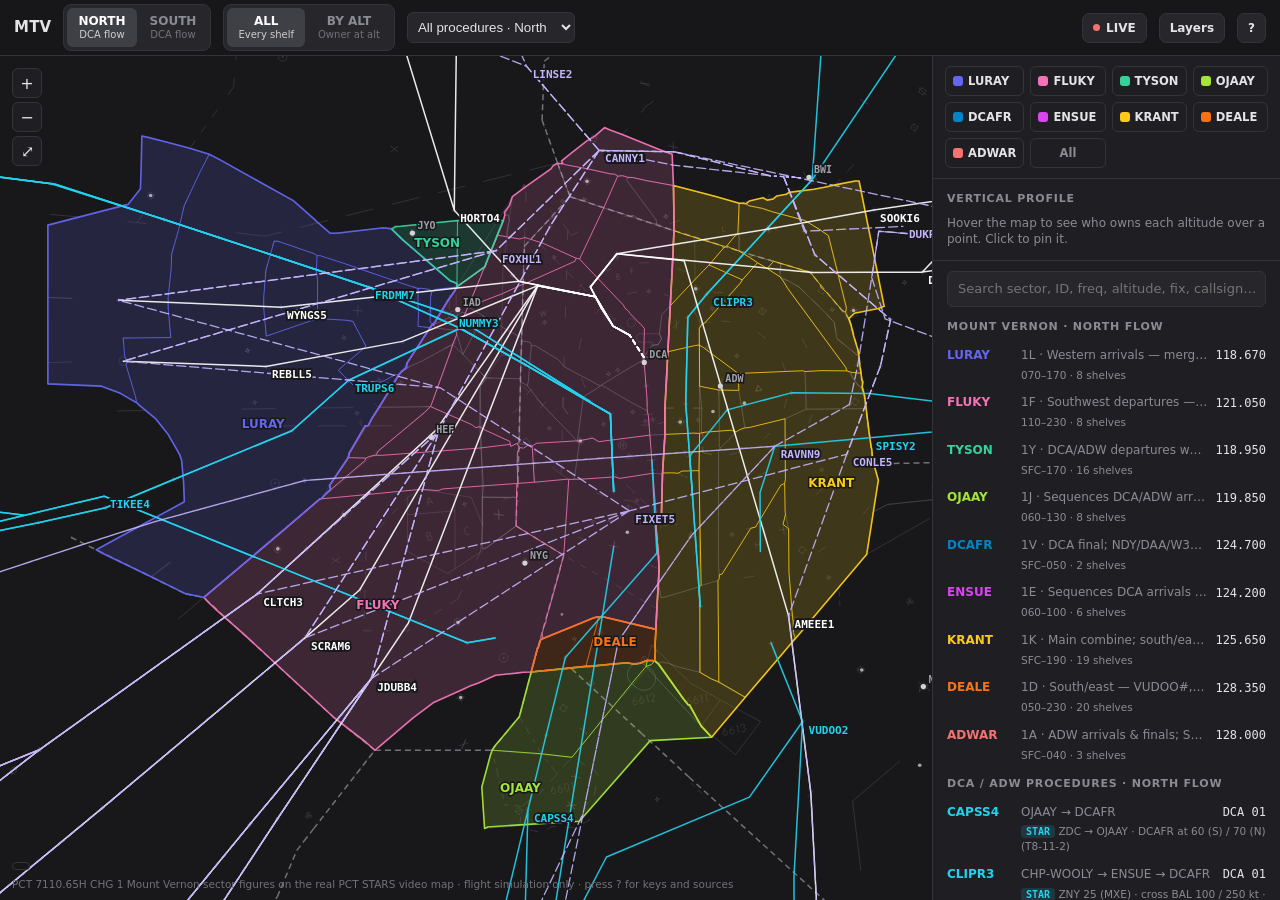
<file: mtv/index.html>
<!DOCTYPE html>
<html lang="en">
<head>
<meta charset="utf-8">
<meta name="viewport" content="width=device-width, initial-scale=1">
<title>MTV Airspace — Potomac TRACON Mount Vernon Sectors</title>
<link rel="icon" href="data:image/svg+xml,<svg xmlns='http://www.w3.org/2000/svg' viewBox='0 0 32 32'><path d='M4 8 14 4l14 6-2 16-12 3-10-8z' fill='%23e57373'/></svg>">
<style>
  :root{ --bg:#18181b; --panel:#1f1f23; --panel2:#26262b; --line:#33333a; --text:#e4e4e7; --muted:#8b8b94; --hdr:56px; --side:348px; --mono:ui-monospace,SFMono-Regular,Menlo,Consolas,monospace; }
  *{box-sizing:border-box}
  html,body{margin:0;height:100%;background:var(--bg);color:var(--text);font:13px/1.4 ui-sans-serif,system-ui,-apple-system,"Segoe UI",Roboto,sans-serif;overflow:hidden}
  button{font-family:inherit}
  header{position:absolute;top:0;left:0;right:0;height:var(--hdr);overflow:hidden;display:flex;align-items:center;gap:12px;padding:0 14px;border-bottom:1px solid var(--line);background:rgba(24,24,27,.94);backdrop-filter:blur(6px);z-index:6}
  header h1{font-size:15px;margin:0;font-weight:700;letter-spacing:.2px;white-space:nowrap}
  header h1 span{color:var(--muted);font-weight:500}
  .seg{display:flex;background:var(--panel2);border:1px solid var(--line);border-radius:8px;padding:3px;gap:2px}
  .seg button{background:none;border:0;color:var(--muted);font-weight:600;font-size:12px;line-height:1;padding:7px 11px;border-radius:6px;cursor:pointer;white-space:nowrap;position:relative}
  .seg button small{display:block;font-weight:500;font-size:10px;margin-top:3px;opacity:.75}
  .seg button.on{background:#3f3f46;color:#fff}
  .seg button:hover:not(.on){color:var(--text)}
  .seg button.atis::after{content:"";position:absolute;top:4px;right:4px;width:6px;height:6px;border-radius:50%;background:#fff;box-shadow:0 0 0 2px var(--panel2)}
  #altBox{display:none;align-items:center;gap:6px}
  #altBox.on{display:flex}
  #altBox button{width:22px;height:22px;border-radius:5px;border:1px solid var(--line);background:var(--panel2);color:var(--text);cursor:pointer;line-height:1;padding:0}
  #alt{width:150px;accent-color:#60a5fa}
  #altVal{font:700 13px var(--mono);min-width:52px;text-align:right}
  #pSel{background:var(--panel2);color:var(--text);border:1px solid var(--line);border-radius:6px;padding:6px;font:12px inherit;max-width:180px}
  .spacer{flex:1}
  .hbtn{background:var(--panel2);border:1px solid var(--line);color:var(--text);border-radius:7px;padding:7px 10px;font-size:12px;font-weight:600;cursor:pointer;white-space:nowrap;display:flex;align-items:center;gap:6px}
  .hbtn:hover{border-color:#52525b}
  .dot{width:7px;height:7px;border-radius:50%;background:#52525b;flex:none}
  .dot.ok{background:#fff} .dot.err{background:#f87171} .dot.busy{background:#fbbf24}
  #live small{font:500 11px var(--mono);color:var(--muted)}
  .pop{position:absolute;top:calc(var(--hdr) + 6px);right:calc(var(--side) + 10px);background:var(--panel);border:1px solid var(--line);border-radius:10px;padding:10px 12px;z-index:8;box-shadow:0 10px 30px rgba(0,0,0,.55);display:none;min-width:210px}
  .pop.on{display:block}
  .pop h4{margin:8px 0 4px;font-size:10px;letter-spacing:.8px;text-transform:uppercase;color:var(--muted)}
  .pop h4:first-child{margin-top:0}
  .pop label{display:flex;align-items:center;gap:7px;padding:3px 0;cursor:pointer;font-size:12px;white-space:nowrap}
  .pop kbd,.kb kbd{margin-left:auto;font:10px var(--mono);color:var(--muted);border:1px solid var(--line);border-radius:4px;padding:0 4px}
  #help{max-width:430px;font-size:12px;line-height:1.5}
  #help .kb{display:grid;grid-template-columns:auto 1fr;gap:3px 10px;align-items:center}
  #help .kb kbd{margin:0;justify-self:start}
  #help p{color:var(--muted);margin:6px 0 0}
  #map{position:absolute;top:var(--hdr);left:0;right:var(--side);bottom:0;cursor:crosshair;touch-action:none}
  #map.drag{cursor:grabbing}
  svg{width:100%;height:100%;display:block}
  .vm{fill:none;stroke:#52525b;stroke-width:.8;vector-effect:non-scaling-stroke;pointer-events:none;opacity:.55}
  .bnd{fill:none;stroke:#71717a;stroke-width:1.5;stroke-dasharray:6 4;vector-effect:non-scaling-stroke;pointer-events:none}
  .ring{fill:none;stroke:#a1a1aa;stroke-width:.8;stroke-dasharray:2 5;vector-effect:non-scaling-stroke;pointer-events:none;opacity:.45}
  .ringt{font:600 9.5px var(--mono);fill:#a1a1aa;text-anchor:middle;pointer-events:none;paint-order:stroke;stroke:#18181b;stroke-width:3px;opacity:.8}
  .sec{stroke-width:1;vector-effect:non-scaling-stroke;transition:fill-opacity .12s}
  .mesh{fill:none;stroke:#e4e4e7;stroke-width:.8;stroke-opacity:.28;vector-effect:non-scaling-stroke;pointer-events:none}
  .shb{fill:none;stroke-width:1;vector-effect:non-scaling-stroke;pointer-events:none;stroke-linejoin:round}
  .sbd{fill:none;stroke-width:1.6;vector-effect:non-scaling-stroke;pointer-events:none;stroke-linejoin:round;stroke-linecap:round}
  .lbl{font:700 12px ui-sans-serif,system-ui,sans-serif;text-anchor:middle;dominant-baseline:middle;pointer-events:none;paint-order:stroke;stroke:#18181b;stroke-width:3px;stroke-linejoin:round}
  .alb{font:600 10.5px var(--mono);text-anchor:middle;dominant-baseline:middle;pointer-events:none;paint-order:stroke;stroke:#18181b;stroke-width:3px;stroke-linejoin:round}
  .pr{fill:none;stroke-width:1.5;vector-effect:non-scaling-stroke;pointer-events:none;stroke-linejoin:round;stroke-linecap:round;opacity:.9}
  .pr.SID{stroke:#ffffff} .pr.STAR{stroke:#22d3ee} .pr.X{stroke:#c4b5fd;stroke-dasharray:9 4;stroke-width:1.3} .pr.dep{stroke-dasharray:4 4} .pr.X.dep{stroke-dasharray:2 4}
  .pr.dim{opacity:.12} .pr.hi{stroke-width:3;opacity:1}
  .prh{fill:none;stroke:transparent;stroke-width:10;vector-effect:non-scaling-stroke;cursor:pointer}
  .pfx{font:600 10px var(--mono);paint-order:stroke;stroke:#18181b;stroke-width:3px;pointer-events:none}
  .pfx.SID{fill:#f4f4f5} .pfx.STAR{fill:#67e8f9} .pfx.X{fill:#ddd6fe}
  .pfx .rx{font-weight:500;opacity:.75}
  .pnm{font:700 11px var(--mono);paint-order:stroke;stroke:#18181b;stroke-width:3.5px;pointer-events:none}
  .pnm.SID{fill:#ffffff} .pnm.STAR{fill:#22d3ee} .pnm.X{fill:#c4b5fd}
  .apt circle{fill:#d4d4d8}
  .apt text{font:600 10px var(--mono);fill:#a1a1aa;paint-order:stroke;stroke:#18181b;stroke-width:3px}
  .pin{fill:none;stroke:#fff;stroke-width:1.4;pointer-events:none}
  .ac{cursor:pointer}
  .ac text{font:600 10.5px var(--mono);paint-order:stroke;stroke:#18181b;stroke-width:3px}
  .ac .sym{font-weight:800;font-size:11px;text-anchor:middle;dominant-baseline:central}
  .ac .ld{stroke-width:1;opacity:.7}
  .ac .tr{opacity:.55}
  .ac.sel .sym{font-size:14px}
  #tip{position:absolute;pointer-events:none;background:#18181b;border:1.5px solid #52525b;border-radius:8px;padding:6px 10px;display:none;z-index:9;box-shadow:0 6px 20px rgba(0,0,0,.5);min-width:150px}
  #tip .h{font-size:10px;color:var(--muted);margin-bottom:3px;text-transform:uppercase;letter-spacing:.6px}
  #tip .r{display:grid;grid-template-columns:auto 1fr auto;gap:8px;align-items:center;font:12px var(--mono);padding:1px 0}
  #tip .r b{font-family:ui-sans-serif,system-ui,sans-serif}
  #tip .r i{font-style:normal;color:var(--muted)}
  #read{position:absolute;left:12px;bottom:30px;z-index:3;font:11px var(--mono);color:#a1a1aa;background:rgba(24,24,27,.8);border:1px solid var(--line);border-radius:6px;padding:3px 8px;pointer-events:none}
  #sugg{position:absolute;left:52px;top:calc(var(--hdr) + 12px);z-index:3;display:none;align-items:center;gap:8px;font-size:12px;background:rgba(31,31,35,.95);border:1px solid #52525b;border-radius:8px;padding:6px 10px}
  #sugg.on{display:flex}
  #sugg button{background:#3f3f46;border:0;color:#fff;border-radius:5px;padding:3px 8px;font-weight:700;font-size:11px;cursor:pointer}
  aside{position:absolute;top:var(--hdr);right:0;bottom:0;width:var(--side);background:var(--panel);border-left:1px solid var(--line);display:flex;flex-direction:column;z-index:4}
  .legend{padding:10px 12px;border-bottom:1px solid var(--line);display:grid;grid-template-columns:repeat(4,1fr);gap:6px}
  .chip{display:flex;align-items:center;gap:5px;padding:6px 7px;border:1px solid var(--line);border-radius:6px;cursor:pointer;font-weight:600;font-size:11.5px;user-select:none;position:relative}
  .chip i{width:10px;height:10px;border-radius:3px;flex:none}
  .chip.dim{opacity:.35}
  .chip.all{justify-content:center;color:var(--muted)}
  .chip.up::after{content:"";position:absolute;top:-3px;right:-3px;width:8px;height:8px;border-radius:50%;background:#fff;border:2px solid var(--panel)}
  #scroll{overflow:auto;flex:1}
  .card{padding:12px 14px;border-bottom:1px solid var(--line)}
  .card h3{margin:0 0 8px;font-size:11px;text-transform:uppercase;letter-spacing:.8px;color:var(--muted);display:flex;align-items:center;gap:6px}
  .card h3 span{font:500 10.5px var(--mono);text-transform:none;letter-spacing:0;margin-left:auto}
  .x{background:none;border:0;color:var(--muted);font-size:17px;cursor:pointer;line-height:1;padding:0 2px}
  #stack .hint{color:var(--muted);font-size:12px}
  .stk{display:grid;grid-template-columns:30px 1fr;position:relative;user-select:none}
  .stk .ax{position:relative;font:10px var(--mono);color:var(--muted)}
  .stk .ax span{position:absolute;right:6px;transform:translateY(-50%)}
  .stk .bands{position:relative;border:1px solid var(--line);border-radius:5px;overflow:hidden;cursor:pointer}
  .band{display:flex;align-items:center;gap:8px;padding:0 8px;font:600 11px var(--mono);border-bottom:1px solid #18181b;overflow:hidden;white-space:nowrap}
  .band:last-child{border-bottom:0}
  .band b{font:700 11.5px ui-sans-serif,system-ui,sans-serif}
  .band i{font-style:normal;margin-left:auto;opacity:.8}
  .band.none{color:#63636b;background:repeating-linear-gradient(135deg,#1f1f23 0 5px,#232328 5px 10px)}
  .stk .cur{position:absolute;left:0;right:0;height:0;border-top:2px solid #fff;pointer-events:none;box-shadow:0 0 0 1px #18181b}
  #detail{display:none}
  #detail.on{display:block}
  #detail h2{margin:0 0 2px;font-size:18px;display:flex;align-items:center;gap:8px}
  #detail h2 .x{margin-left:auto}
  #detail .st{font-size:11.5px;color:var(--muted);margin-bottom:8px}
  #detail table{width:100%;border-collapse:collapse;font-size:12px}
  #detail td{padding:4px 0;border-bottom:1px solid #2a2a30;vertical-align:top}
  #detail tr:last-child td{border-bottom:0}
  #detail td:first-child{color:var(--muted);width:92px}
  #detail td.m{font-family:var(--mono)}
  .shl{display:flex;flex-wrap:wrap;gap:4px}
  .shl span{font:11px var(--mono);border:1px solid var(--line);border-radius:4px;padding:1px 6px}
  .shl span.k{cursor:pointer}
  .shl span.k:hover{background:var(--panel2)}
  .rte{font:11px/1.7 var(--mono);color:#d4d4d8}
  .rte em{font-style:normal;color:var(--muted)}
  .rte u{text-decoration:none;color:var(--muted);font-size:10px}
  .mini{display:inline-flex;margin-left:auto;background:var(--panel2);border:1px solid var(--line);border-radius:6px;padding:2px;gap:2px}
  .mini button{background:none;border:0;color:var(--muted);font-weight:700;font-size:10.5px;padding:3px 8px;border-radius:4px;cursor:pointer}
  .mini button.on{background:#3f3f46;color:#fff}
  .badge{font:700 10px var(--mono);border-radius:4px;padding:1px 6px;background:#3f3f46;color:#fff}
  #search{margin:10px 14px 4px;padding:8px 10px;border-radius:6px;border:1px solid var(--line);background:var(--panel2);color:var(--text);font:inherit;width:calc(100% - 28px)}
  #list{padding:0 6px 14px}
  .grp{margin-top:8px}
  .grp h3{margin:6px 8px;font-size:11px;text-transform:uppercase;letter-spacing:.8px;color:var(--muted)}
  .row{display:grid;grid-template-columns:66px 1fr auto;gap:8px;align-items:center;padding:6px 8px;border-radius:6px;cursor:pointer}
  .row:hover,.row.sel{background:var(--panel2)}
  .row b{font-size:12px}
  .row .n{color:var(--muted);font-size:12px;white-space:nowrap;overflow:hidden;text-overflow:ellipsis}
  .row .f{font:12px var(--mono)}
  .row .alt{grid-column:2/4;font-size:10.5px;color:var(--muted);margin-top:-4px}
  .row .ty{font:700 10px var(--mono);border-radius:4px;padding:1px 5px}
  footer{position:absolute;left:12px;bottom:8px;font-size:10.5px;color:#71717a;z-index:3;max-width:calc(100% - var(--side) - 30px);white-space:nowrap;overflow:hidden;text-overflow:ellipsis}
  .zoom{position:absolute;left:12px;top:calc(var(--hdr) + 12px);display:flex;flex-direction:column;gap:4px;z-index:3}
  .zoom button{width:30px;height:30px;border-radius:6px;border:1px solid var(--line);background:var(--panel);color:var(--text);font-size:16px;cursor:pointer}
  @media (max-width:1620px){ header h1 span{display:none} }
  @media (max-width:1400px){ #live small{display:none} #alt{width:110px} }
  @media (max-width:1140px){ .seg button small{display:none} header{gap:8px} #pSel{max-width:130px} }
  @media (max-width:900px){
    :root{--hdr:96px}
    header{flex-wrap:wrap;padding:6px 10px;gap:6px;align-content:center}
    .seg button small{display:none}
    #pSel{max-width:120px}
    #map{right:0;bottom:44vh}
    aside{top:auto;height:44vh;width:100%;border-left:0;border-top:1px solid var(--line)}
    footer,#read{display:none}
    .pop{right:8px}
  }
</style>
</head>
<body>
<header>
  <h1>MTV <span>· Mount Vernon · Potomac TRACON</span></h1>
  <div class="seg" id="flows">
    <button data-f="N">NORTH<small>DCA flow</small></button>
    <button data-f="S">SOUTH<small>DCA flow</small></button>
  </div>
  <div class="seg" id="modes">
    <button data-m="ALL">ALL<small>Every shelf</small></button>
    <button data-m="ALT">BY ALT<small>Owner at alt</small></button>
  </div>
  <div id="altBox"><button id="altDn" title="Down 1,000 (↓)">−</button><input type="range" id="alt" min="0" max="230" step="10" value="60"><button id="altUp" title="Up 1,000 (↑)">+</button><span id="altVal">6,000</span></div>
  <select id="pSel" title="Procedure"></select>
  <div class="spacer"></div>
  <button class="hbtn" id="live" title="Live VATSIM data (L)"><i class="dot"></i>LIVE <small id="liveTxt">off</small></button>
  <button class="hbtn" id="bLay">Layers</button>
  <button class="hbtn" id="bHelp" title="Keys &amp; sources (?)">?</button>
</header>

<div class="pop" id="layers">
  <h4>Procedures</h4>
  <label><input type="checkbox" id="tSid" checked> <span style="color:#ffffff">SIDs</span></label>
  <label><input type="checkbox" id="tStar" checked> <span style="color:#22d3ee">STARs</span></label>
  <h4>Crossing MTV</h4>
  <label><input type="checkbox" id="tXb" checked> <span style="color:#c4b5fd">BWI</span> <span class="mini" id="bwiFlow"><button data-x="W" title="BWI west (28)">W</button><button data-x="N" title="BWI north (33L)">N</button><button data-x="E" title="BWI east (10)">E</button><button data-x="S" title="BWI south (15R)">S</button></span></label>
  <label><input type="checkbox" id="tXi"> <span style="color:#c4b5fd">IAD</span> <span class="mini" id="iadFlow"><button data-x="N" title="IAD north (01C/01R)">N</button><button data-x="S" title="IAD south (19C/19L)">S</button></span></label>
  <label><input type="checkbox" id="tXs"> <span style="color:#c4b5fd">Satellites</span> <small style="color:var(--muted)">HEF · JYO · GAI · MRB</small></label>
  <label><input type="checkbox" id="tXd" checked> <span style="color:#c4b5fd">DOV CANNY# SID</span></label>
  <h4>Map</h4>
  <label><input type="checkbox" id="tVm" checked> Video map <kbd>V</kbd></label>
  <label><input type="checkbox" id="tBnd" checked> PCT areas</label>
  <label><input type="checkbox" id="tApt" checked> Airports</label>
  <label><input type="checkbox" id="tAlt" checked> Altitudes</label>
  <label><input type="checkbox" id="tLbl" checked> Labels</label>
  <label><input type="checkbox" id="tRng"> DCA range rings <kbd>R</kbd></label>
  <h4>Live VATSIM</h4>
  <label><input type="checkbox" id="tTrf" checked> Traffic <kbd>T</kbd></label>
  <label><input type="checkbox" id="tOwn"> DCA/ADW arrivals/departures only</label>
  <label><input type="checkbox" id="tFol"> Follow DCA ATIS flow</label>
</div>
<div class="pop" id="help">
  <h4>Keys</h4>
  <div class="kb">
    <kbd>1</kbd><span>North (DCA 01)</span><kbd>2</kbd><span>South (DCA 19)</span>
    <kbd>A</kbd><span>ALL ↔ BY ALT</span><kbd>↑ ↓</kbd><span>Altitude ±1,000 (BY ALT)</span>
    <kbd>L</kbd><span>Live data on/off</span><kbd>T</kbd><span>Traffic</span><kbd>R</kbd><span>Range rings</span><kbd>V</kbd><span>Video map</span>
    <kbd>B</kbd><span>BWI flow W→N→E→S</span><kbd>I</kbd><span>IAD flow North ↔ South</span><kbd>F</kbd><span>Fit map</span><kbd>Esc</kbd><span>Clear selection, pin and filters</span>
  </div>
  <h4>Map</h4>
  <div>Click the map to pin a point and cycle through the sectors stacked there. Click a band in the vertical profile to jump to that altitude. Click a procedure or aircraft to select it.</div>
  <h4>Sources</h4>
  <p id="src"></p>
</div>

<div id="map"><svg id="svg">
  <g id="world"><g id="gVm"></g><g id="gBnd"></g><g id="gRng"></g><g id="gSec"></g><g id="gAol"></g><g id="gPr"></g></g>
  <g id="gApt" class="apt"></g><g id="gPfx"></g><g id="gLbl"></g><g id="gTrf"></g><g id="gPin"></g>
</svg></div>
<div class="zoom"><button id="zin" title="Zoom in">+</button><button id="zout" title="Zoom out">−</button><button id="zfit" title="Fit (F)">⤢</button></div>
<div id="sugg"></div>
<div id="read"></div>
<div id="tip"></div>

<aside>
  <div class="legend" id="legend"></div>
  <div id="scroll">
    <div class="card" id="stack"></div>
    <div class="card" id="detail"></div>
    <input id="search" placeholder="Search sector, ID, freq, altitude, fix, callsign…">
    <div id="list"></div>
  </div>
</aside>
<footer id="foot"></footer>

<script src="mtv-data.js?v=1"></script>
<script>
(() => {
'use strict';
const D = window.MTV_AIR, SECS = D.sectors, SHL = D.shelves;
const COL = {LURAY:'#6366f1',FLUKY:'#f472b6',TYSON:'#34d399',OJAAY:'#a3e635',DCAFR:'#0284c7',ENSUE:'#d946ef',KRANT:'#facc15',DEALE:'#f97316',ADWAR:'#f87171'};
const ORDER = ['LURAY','FLUKY','TYSON','OJAAY','DCAFR','ENSUE','KRANT','DEALE','ADWAR'];
const SEC = Object.fromEntries(SECS.map(s=>[s.id,s]));
const APTS = [['DCA',38.8521,-77.0377,1],['ADW',38.8108,-76.867,1],['IAD',38.9445,-77.4558,1],['BWI',39.1754,-76.6683,1],
  ['DAA',38.7150,-77.1810],['VKX',38.7482,-76.9570],['W00',38.7810,-76.8131],['CGS',38.9806,-76.9223],['2W5',38.5555,-77.0756],
  ['W32',38.7665,-76.8836],['NYG',38.5017,-77.3053,1],['HEF',38.7214,-77.5154,1],['JYO',39.0780,-77.5575,1],['GAI',39.1683,-77.166],
  ['ANP',38.9429,-76.5684],['FME',39.0854,-76.7594],['W29',38.9765,-76.3302],['RMN',38.3981,-77.4556],['EZF',38.2668,-77.4492],
  ['NUI',38.1488,-76.4200],['NHK',38.2860,-76.4118,1],['2W6',38.3149,-76.5501],['CJR',38.5266,-77.8592],['HWY',38.5864,-77.7106],
  ['OKV',39.1435,-78.1444],['MRB',39.4019,-77.9845,1],['FDK',39.4176,-77.3743]];
const FEED = { vatsim:'https://data.vatsim.net/v3/vatsim-data.json', vnas:'https://live.env.vnas.vatsim.net/data-feed/controllers.json', every:15000 };
const RINGS = [5,10,20,30,40], MAGVAR = 10;            // DCA ≈ 10°W
const ATIS_FLOW = {'1':'N','4':'N','33':'N','19':'S','15':'S','22':'S'};   // DCA landing runway → flow

// ---------- geometry / formatting
const LAT0=38.85, CX=Math.cos(LAT0*Math.PI/180), S=100;
const P=([lon,lat])=>[lon*CX*S,-lat*S];
const fx2=v=>v.toFixed(2);
const pathOf=rings=>rings.map(r=>'M'+r.map(c=>P(c).map(fx2).join(',')).join('L')+'Z').join('');
const lineOf=l=>'M'+l.map(c=>P(c).map(fx2).join(',')).join('L');
const $=s=>document.querySelector(s), $$=s=>document.querySelectorAll(s), svg=$('#svg'), world=$('#world'), NS='http://www.w3.org/2000/svg';
const el=(t,a={},p)=>{const e=document.createElementNS(NS,t); for(const k in a) e.setAttribute(k,a[k]); if(p) p.appendChild(e); return e;};
const esc=s=>String(s??'').replace(/[&<>"']/g,c=>({'&':'&amp;','<':'&lt;','>':'&gt;','"':'&quot;',"'":'&#39;'}[c]));
const p3=v=>String(v).padStart(3,'0');
const lo3=a=>a===0?'SFC':p3(a);
const fmtR=([a,b])=>a===b?p3(a):lo3(a)+'–'+p3(b);
const fmtS=s=>s.r.map(fmtR).join(' & ');
const inAlt=(s,fl)=>s.r.some(([a,b])=>a===b?fl===a:(a===0?fl<=b:fl>=a&&fl<=b));
const inAltC=(s,h)=>s.r.some(([a,b])=>a===b?Math.abs(h-a)<=2:(a===0?h<=b+.5:h>=a-.5&&h<=b+.5));   // continuous (live aircraft)
const top=s=>Math.max(...s.r.map(r=>r[1]));
const lowest=a=>a.length?a.reduce((x,y)=>top(x)<=top(y)?x:y):null;       // overlapping shelves: the lower ceiling owns
const ft=fl=>fl===0?'SFC':(fl*100).toLocaleString();
const REF=[-77.0377,38.8521];   // DCA ARP
function pip([x,y],ring){let c=false;for(let i=0,j=ring.length-1;i<ring.length;j=i++){const [xi,yi]=ring[i],[xj,yj]=ring[j];if(((yi>y)!==(yj>y))&&x<(xj-xi)*(y-yi)/(yj-yi)+xi)c=!c;}return c;}
const inFace=(pt,f)=>{let c=false; f.poly.forEach(r=>{ if(pip(pt,r)) c=!c; }); return c;};
const area=r=>Math.abs(r.reduce((s,[x,y],i)=>{const [x2,y2]=r[(i+1)%r.length];return s+x*y2-x2*y;},0)/2);
function fromRef([lon,lat]){ const dx=(lon-REF[0])*60*Math.cos(REF[1]*Math.PI/180), dy=(lat-REF[1])*60;
  const brg=(Math.atan2(dx,dy)*180/Math.PI+MAGVAR+360)%360; return {nm:Math.hypot(dx,dy), brg:Math.round(brg)||360}; }
const posTxt=ll=>{ const r=fromRef(ll); return `DCA ${p3(r.brg)}°/${r.nm.toFixed(1)}`; };

// ---------- state (flow/mode/alt/sector/procedure in the URL hash, layers in localStorage)
const MAXA=230;                                                      // MTV shelves reach 230 (FLUKY / DEALE)
const st={flow:'N',mode:'ALL',fl:60,sec:null,sel:null,q:'',k:1,tx:0,ty:0,proc:null,pin:null,ac:null,live:true,xb:'W',xi:'N'};
const PR=D.procs, PFX=PR.fixes, PC={SID:'#ffffff',STAR:'#22d3ee',X:'#c4b5fd'};
const lay=p=>p.flows?'':p.bflows?'bflows':p.iflows?'iflows':'sflows';
const cat=p=>p.flows?p.t:'X';                                        // X = BWI / IAD / satellite procedures crossing MTV
const pf=p=>p.flows?p.flows[st.flow]:p.bflows?p.bflows[st.xb]:p.iflows?p.iflows[st.xi]:p.sflows.A;   // legs for the current flow of that layer
const pk=p=>(p.flows&&p.apt==='DCA')?p.id:p.id+'-'+p.apt;           // unique key: FRDMM7 serves DCA and ADW, CLTCH3 DCA and IAD
const PK=Object.fromEntries(PR.procs.map(p=>[pk(p),p]));
const XL={bflows:'BWI',iflows:'IAD',sflows:'Satellite'}, BWIF={W:'West',N:'North',E:'East',S:'South'}, IADF={N:'North',S:'South'};
const xTog=p=>p.apt==='DOV'?'tXd':({bflows:'tXb',iflows:'tXi',sflows:'tXs'})[lay(p)];
const xFlow=p=>p.bflows?'BWI '+BWIF[st.xb]:p.iflows?'IAD '+IADF[st.xi]:'';
const TOG=['tSid','tStar','tXb','tXi','tXs','tXd','tVm','tBnd','tApt','tAlt','tLbl','tRng','tTrf','tOwn','tFol'];
const on=id=>$('#'+id).checked;
const store={ get(k,d){ try{ const v=localStorage.getItem('pct.mtv.'+k); return v===null?d:JSON.parse(v); }catch(_){ return d; } },
              set(k,v){ try{ localStorage.setItem('pct.mtv.'+k,JSON.stringify(v)); }catch(_){} } };
{ const saved=store.get('layers',{}); TOG.forEach(id=>{ if(id in saved) $('#'+id).checked=!!saved[id]; }); st.live=store.get('live',true); st.xb=BWIF[store.get('xb','W')]?store.get('xb','W'):'W'; st.xi=store.get('xi','N')==='S'?'S':'N';
  const hm=location.hash.slice(1).split('/'), f=(hm[0]||'').toUpperCase();
  if(D.flows[f]) st.flow=f; else if(D.flows[store.get('flow','')]) st.flow=store.get('flow');
  hm.slice(1).forEach((s,i,a)=>{ const u=s.toUpperCase();
    if(u==='ALT'){ st.mode='ALT'; const n=+a[i+1]; if(a[i+1]!==undefined&&!isNaN(n)) st.fl=Math.max(0,Math.min(MAXA,Math.round(n/10)*10)); }
    if(u.startsWith('S:')&&SEC[u.slice(2)]) st.sel=u.slice(2);
    if(u.startsWith('P:')&&PK[u.slice(2)]) st.proc=u.slice(2); }); }
const saveLayers=()=>store.set('layers',Object.fromEntries(TOG.map(id=>[id,on(id)])));

// ---------- static layers
D.vmap.forEach(l=>el('path',{d:lineOf(l),class:'vm'},$('#gVm')));
D.bdry.forEach(l=>el('path',{d:lineOf(l),class:'bnd'},$('#gBnd')));
{ const [cx,cy]=P(REF); RINGS.forEach(nm=>el('circle',{cx:fx2(cx),cy:fx2(cy),r:fx2(nm/60*S),class:'ring'},$('#gRng'))); }
function layerVis(){ $('#gVm').style.display=on('tVm')?'':'none'; $('#gBnd').style.display=on('tBnd')?'':'none'; $('#gRng').style.display=on('tRng')?'':'none'; }

// ---------- per-flow edge index (faces share exact vertices)
const EDGES={};
for(const fl in D.faces){ const m=new Map();
  D.faces[fl].forEach((f,fi)=>f.poly.forEach(r=>{ for(let i=0;i<r.length-1;i++){ const a=r[i],b=r[i+1]; const ka=a.join(','),kb=b.join(',');
    const k=ka<kb?ka+'|'+kb:kb+'|'+ka; if(!m.has(k)) m.set(k,{a,b,f:[]}); m.get(k).f.push(fi); } }));
  EDGES[fl]=[...m.values()]; }

// ---------- which shelf colours each face in the current view
let faces=[], cls=[];
const shOf=f=>f.st.map(i=>SHL[i]);
const owner=(f,fl)=>lowest(shOf(f).filter(s=>inAlt(s,fl)));
const topShelf=f=>shOf(f).reduce((a,b)=>top(a)>=top(b)?a:b);
const faceOf=ll=>faces.find(f=>inFace(ll,f));
function compute(){ faces=D.faces[st.flow]; const focus=st.sel||st.sec;
  cls=faces.map(f=>{ if(st.mode==='ALT') return owner(f,st.fl);
    if(focus){ const m=shOf(f).filter(x=>x.sec===focus); return m.length?m.reduce((a,b)=>top(a)>=top(b)?a:b):null; }
    return topShelf(f); }); }
const ckey=i=>cls[i]?cls[i].sec:'';
const skey=i=>cls[i]?cls[i].sec+'|'+fmtS(cls[i]):'';

function render(){
  compute();
  const g=$('#gSec'); g.innerHTML='';
  faces.forEach((f,i)=>{ const s=cls[i]; if(!s) return; el('path',{d:pathOf(f.poly),class:'sec',fill:COL[s.sec],stroke:'none','fill-rule':'evenodd','data-i':i},g); });
  const gA=$('#gAol'); gA.innerHTML='';
  const seg=e=>`M${P(e.a).map(fx2)}L${P(e.b).map(fx2)}`;
  let mesh='', shelf={}, bord={};
  EDGES[st.flow].forEach(e=>{ const [a,b]=[e.f[0],e.f[1]]; const ca=ckey(a), cb=b===undefined?'':ckey(b);
    const sa=skey(a), sb=b===undefined?'':skey(b), d=seg(e);
    if(ca!==cb){ [ca,cb].filter(Boolean).forEach(k=>bord[k]=(bord[k]||'')+d); }
    else if(sa!==sb){ shelf[ca]=(shelf[ca]||'')+d; }
    else if(st.mode==='ALL' && !(st.sel||st.sec)) mesh+=d; });
  if(mesh) el('path',{d:mesh,class:'mesh'},gA);
  for(const k in shelf) el('path',{d:shelf[k],class:'shb',stroke:COL[k],'data-s':k},gA);
  for(const k in bord) el('path',{d:bord[k],class:'sbd',stroke:COL[k],'data-s':k},gA);
  procs(); paint(); overlay(); list(); detail(); stack(); legendUI();
  $$('#flows button').forEach(b=>b.classList.toggle('on',b.dataset.f===st.flow));
  $$('#modes button').forEach(b=>b.classList.toggle('on',b.dataset.m===st.mode));
  $$('#bwiFlow button').forEach(b=>b.classList.toggle('on',b.dataset.x===st.xb));
  $$('#iadFlow button').forEach(b=>b.classList.toggle('on',b.dataset.x===st.xi));
  $('#altBox').classList.toggle('on',st.mode==='ALT'); $('#alt').value=st.fl; $('#altVal').textContent=ft(st.fl);
  store.set('flow',st.flow);
  history.replaceState(null,'','#'+st.flow.toLowerCase()+(st.mode==='ALT'?'/alt/'+st.fl:'')+(st.sel?'/s:'+st.sel.toLowerCase():'')+(st.proc?'/p:'+st.proc.toLowerCase():''));
}

// ---------- SIDs / STARs (only the selected DCA flow; crossing layers follow their own BWI / IAD switch)
let prHov=null;
const prShow=p=>pf(p) && on(cat(p)==='X'?xTog(p):{SID:'tSid',STAR:'tStar'}[p.t]) && (!st.proc||st.proc===pk(p));
const prList=()=>PR.procs.filter(pf);
const rwTxt=f=>f.rw?'RWY '+f.rw+(f.coded?'':' · no runway legs'):'no runway legs';
const secTxt=p=>p.sec||'Not in the 65H MTV hand-off tables';
function procs(){
  const g=$('#gPr'); g.innerHTML='';
  if(st.proc && !(PK[st.proc]&&pf(PK[st.proc]))) st.proc=null;
  const sel=$('#pSel'), cur=st.proc||'';
  sel.innerHTML='<option value="">All procedures · '+D.flows[st.flow]+'</option>'+[['STAR','DCA / ADW STARs'],['SID','DCA SIDs'],['X','Crossing MTV · BWI '+BWIF[st.xb]+' · IAD '+IADF[st.xi]]].map(([t,n])=>`<optgroup label="${n}">`+prList().filter(p=>cat(p)===t).map(p=>`<option value="${pk(p)}">${p.id} · ${p.apt}${pf(p).rw?' '+pf(p).rw:''}</option>`).join('')+'</optgroup>').join('');
  sel.value=cur;
  PR.procs.filter(prShow).forEach(p=>{ const f=pf(p); const d=f.paths.map(ps=>lineOf(ps.map(n=>PFX[n]))).join('');
    if(p.t==='SID'&&f.der) el('path',{d:lineOf([f.der,PFX[f.first]]),class:'pr '+(cat(p)==='X'?'X':'SID')+' dep','data-p':pk(p)},g);
    el('path',{d,class:'pr '+cat(p),'data-p':pk(p)},g);
    const h=el('path',{d,class:'prh','data-p':pk(p)},g);
    h.addEventListener('pointerenter',e=>{ prHov=pk(p); paintProcs(); showPrTip(p,e); });
    h.addEventListener('pointermove',e=>showPrTip(p,e));
    h.addEventListener('pointerleave',()=>{ prHov=null; paintProcs(); tip.style.display='none'; });
  });
  paintProcs();
}
function tipAt(e){ tip.style.display='block'; const b=document.body.getBoundingClientRect(), w=tip.offsetWidth, h=tip.offsetHeight;
  tip.style.left=Math.min(e.clientX+14,b.width-w-8)+'px'; tip.style.top=Math.min(e.clientY+14,b.height-h-8)+'px'; }
function showPrTip(p,e){ const f=pf(p), fx=new Set(f.paths.flat());
  tip.innerHTML=`<div class="h">${p.t==='SID'?'Departure':'Arrival'} · ${p.apt} · ${rwTxt(f)}${cat(p)==='X'&&xFlow(p)?' · '+xFlow(p):''}</div><div class="r"><b style="color:${PC[cat(p)]}">${p.id}</b><span>${secTxt(p)}</span><i></i></div><div class="r"><i>${p.from}</i><span></span><i>${fx.size} fixes</i></div>`;
  tipAt(e); }
function paintProcs(){ const o=prHov||st.proc; $$('#gPr path.pr').forEach(e=>{ e.classList.toggle('hi',!!o&&e.dataset.p===o); e.classList.toggle('dim',!!prHov&&e.dataset.p!==prHov); }); }
function procLabels(){
  const g=$('#gPfx'); g.innerHTML=''; const zr=st.k/(st.k0||st.k); const vis=PR.procs.filter(prShow); if(!vis.length) return;
  const showFix=st.proc||zr>1.6, seen=new Set();
  const b=box(), showRx=st.proc||zr>3;
  vis.forEach(p=>{ const f=pf(p), c=cat(p);
    if(showFix && on('tLbl')) f.paths.flat().forEach(n=>{ if(seen.has(n)) return; seen.add(n); const [x,y]=scr(P(PFX[n])); if(x<-60||y<-20||x>b.width+20||y>b.height+20) return;
      el('path',{d:`M${x},${y-3.5}L${x+3.2},${y+2.2}L${x-3.2},${y+2.2}Z`,fill:PC[c]},g); const t=el('text',{x:x+5,y:y-4,class:'pfx '+c},g); t.textContent=n;
      if(showRx&&f.x[n]) el('tspan',{class:'rx',dx:5},t).textContent=f.x[n]; });
    const [x,y]=scr(P(PFX[f.lb])); el('text',{x:x+6,y:y+12,class:'pnm '+c},g).textContent=p.id; });
}

// ---------- fills
let hov=-1;
function paint(){
  const focus=st.sel||st.sec;
  $$('#gSec path').forEach(p=>{ const i=+p.dataset.i, s=cls[i], has=focus && shOf(faces[i]).some(x=>x.sec===focus);
    const dim=focus && !has && s.sec!==focus;
    p.setAttribute('fill-opacity', i===hov?.48 : dim?.04 : (focus&&has?.34 : st.mode==='ALT'?.28:.17)); });
  $$('#gAol path.sbd,#gAol path.shb').forEach(p=>p.setAttribute('stroke-opacity', focus&&p.dataset.s!==focus?.15:(p.classList.contains('shb')?.85:.95)));
  const m=$('#gAol path.mesh'); if(m) m.style.opacity=focus?.15:1;
}

// ---------- screen-space overlay: labels, airports, rings, traffic, pin
function overlay(){
  const gL=$('#gLbl'), gP=$('#gApt'); gL.innerHTML=''; gP.innerHTML='';
  const focus=st.sel||st.sec, zr=st.k/(st.k0||st.k);
  const px=f=>area(f.poly[0])*S*S*CX*st.k*st.k;
  const order=faces.map((f,i)=>[f,i]).sort((a,b)=>area(b[0].poly[0])-area(a[0].poly[0]));
  const altOn=on('tAlt')&&(st.mode==='ALT'||focus||zr>1.9);
  if(altOn){ const placed=[];
    order.forEach(([f,i])=>{ const s=cls[i]; if(!s||px(f)<(focus?300:700)) return;
      const [x,y]=scr(P(f.at)), t=fmtS(s), k=s.sec+'|'+t;
      if(placed.some(p=>p.k===k && Math.hypot(p.x-x,p.y-y)<240)) return; placed.push({k,x,y});
      el('text',{x,y:y+(st.mode==='ALT'?9:0),class:'alb',fill:COL[s.sec]},gL).textContent=t; }); }
  if(on('tLbl')) ORDER.forEach(id=>{ if(focus&&focus!==id) return; const big=order.find(([f,i])=>cls[i]&&cls[i].sec===id); if(!big) return;
    const [x,y]=scr(P(big[0].at)); el('text',{x,y:y-(altOn?9:0),class:'lbl',fill:COL[id]},gL).textContent=id; });
  if(on('tRng')){ const [cx,cy]=scr(P(REF)); RINGS.forEach(nm=>{ const r=nm/60*S*st.k; if(r>26) el('text',{x:cx,y:cy-r-3,class:'ringt'},gL).textContent=nm; }); }
  if(on('tApt')) APTS.forEach(([id,la,lo,major])=>{ const [x,y]=scr(P([lo,la]));
    el('circle',{cx:x,cy:y,r:major?2.6:1.8,opacity:major?1:.75},gP); if(major||zr>1.5) el('text',{x:x+5,y:y-4},gP).textContent=id; });
  procLabels(); traffic();
  const gN=$('#gPin'); gN.innerHTML='';
  if(st.pin){ const [x,y]=scr(P(st.pin)); el('path',{d:`M${x-9},${y}H${x-3}M${x+3},${y}H${x+9}M${x},${y-9}V${y-3}M${x},${y+3}V${y+9}`,class:'pin'},gN); el('circle',{cx:x,cy:y,r:1.4,fill:'#fff'},gN); }
}

// ---------- pan / zoom
const box=()=>svg.getBoundingClientRect();
const scr=([x,y])=>[x*st.k+st.tx,y*st.k+st.ty];
const unscr=(sx,sy)=>{const x=(sx-st.tx)/st.k,y=(sy-st.ty)/st.k;return [x/(CX*S),-y/S];};
const evLL=e=>{ const b=box(); return unscr(e.clientX-b.left,e.clientY-b.top); };
function apply(){ world.setAttribute('transform',`translate(${st.tx},${st.ty}) scale(${st.k})`); overlay(); }
function fit(){ const b=box(); if(!b.width||!b.height) return;
  const bb=Object.values(D.faces).flat().flatMap(f=>f.poly[0]); const lons=bb.map(c=>c[0]),lats=bb.map(c=>c[1]);
  const pts=[[Math.min(...lons)-.04,Math.min(...lats)-.03],[Math.max(...lons)+.04,Math.max(...lats)+.03]].map(P),xs=pts.map(p=>p[0]),ys=pts.map(p=>p[1]);
  const w=Math.max(...xs)-Math.min(...xs),h=Math.max(...ys)-Math.min(...ys),pad=30;
  st.k=Math.min((b.width-2*pad)/w,(b.height-2*pad)/h); st.k0=st.k; st.tx=(b.width-w*st.k)/2-Math.min(...xs)*st.k; st.ty=(b.height-h*st.k)/2-Math.min(...ys)*st.k; apply(); }
function zoomAt(f,cx,cy){const k=Math.max(.3,Math.min(80,st.k*f)); f=k/st.k; st.tx=cx-(cx-st.tx)*f; st.ty=cy-(cy-st.ty)*f; st.k=k; apply();}
function center(ll,minZoom){ const b=box(); if(minZoom&&st.k<st.k0*minZoom) st.k=st.k0*minZoom; const [x,y]=P(ll); st.tx=b.width/2-x*st.k; st.ty=b.height/2-y*st.k; apply(); }
svg.addEventListener('wheel',e=>{e.preventDefault(); const b=box(); zoomAt(Math.exp(-e.deltaY*0.0015),e.clientX-b.left,e.clientY-b.top);},{passive:false});
let drag=null,moved=false; const pts=new Map();
svg.addEventListener('pointerdown',e=>{pts.set(e.pointerId,[e.clientX,e.clientY]); drag={x:e.clientX,y:e.clientY,tx:st.tx,ty:st.ty,d:pinch()}; moved=false;});
function pinch(){ if(pts.size<2) return 0; const [a,b]=[...pts.values()]; return Math.hypot(a[0]-b[0],a[1]-b[1]); }
window.addEventListener('pointermove',e=>{ if(!drag) return; if(pts.has(e.pointerId)) pts.set(e.pointerId,[e.clientX,e.clientY]);
  if(pts.size===2){const d=pinch(),[a,b]=[...pts.values()],bb=box(); if(drag.d) zoomAt(d/drag.d,(a[0]+b[0])/2-bb.left,(a[1]+b[1])/2-bb.top); drag.d=d; moved=true; return;}
  const dx=e.clientX-drag.x,dy=e.clientY-drag.y; if(Math.abs(dx)+Math.abs(dy)>3){moved=true; $('#map').classList.add('drag'); tip.style.display='none';}
  if(moved){st.tx=drag.tx+dx; st.ty=drag.ty+dy; apply();} });
const endDrag=e=>{pts.delete(e.pointerId); if(!pts.size){drag=null; $('#map').classList.remove('drag'); setTimeout(()=>moved=false,0);}};
window.addEventListener('pointerup',endDrag); window.addEventListener('pointercancel',endDrag);
$('#zin').onclick=()=>{const b=box(); zoomAt(1.4,b.width/2,b.height/2)}; $('#zout').onclick=()=>{const b=box(); zoomAt(1/1.4,b.width/2,b.height/2)}; $('#zfit').onclick=fit;
let fitted=false; new ResizeObserver(()=>{ const b=box(); if(b.width&&b.height){ fit(); fitted=true; } }).observe($('#map'));

// ---------- hover / click on the map
const tip=$('#tip');
let hovLL=null;
svg.addEventListener('pointermove',e=>{ if(drag&&moved) return; const ll=evLL(e); hovLL=ll;
  $('#read').textContent=`${posTxt(ll)} NM · ${ll[1].toFixed(3)}N ${(-ll[0]).toFixed(3)}W`;
  if(prHov||e.target.closest('.ac')) return;
  const i=faces.findIndex(f=>inFace(ll,f)); if(i!==hov){ hov=i; paint(); }
  if(!st.pin) stack();
  if(i<0){ tip.style.display='none'; return; }
  const ss=shOf(faces[i]).slice().sort((a,b)=>top(b)-top(a));
  tip.innerHTML=`<div class="h">${D.flows[st.flow]} flow${st.mode==='ALT'?' · at '+ft(st.fl):''}</div>`+ss.map(s=>{ const o=SEC[s.sec], act=st.mode!=='ALT'||inAlt(s,st.fl);
    return `<div class="r" style="opacity:${act?1:.4}"><b style="color:${COL[s.sec]}">${s.sec}</b><span>${fmtS(s)}</span><i>${o.vhf}</i></div>`; }).join('');
  tipAt(e); });
svg.addEventListener('pointerleave',()=>{hov=-1; hovLL=null; paint(); tip.style.display='none'; $('#read').textContent=''; if(!st.pin) stack();});
svg.addEventListener('click',e=>{ if(moved) return;
  if(e.target.classList.contains('prh')){ const id=e.target.dataset.p; st.proc=st.proc===id?null:id; render(); return; }
  const a=e.target.closest('.ac'); if(a){ st.ac=st.ac===a.dataset.c?null:a.dataset.c; render(); return; }
  const ll=evLL(e), f=faceOf(ll);
  if(!f){ st.sel=null; st.pin=null; }
  else { st.pin=ll; const ids=[...new Set(shOf(f).map(s=>s.sec))]; st.sel=ids[(ids.indexOf(st.sel)+1)%ids.length]; }
  render(); });

// ---------- legend
const leg=$('#legend');
ORDER.forEach(id=>{ const c=document.createElement('div'); c.className='chip'; c.dataset.s=id; c.innerHTML=`<i style="background:${COL[id]}"></i>${id}`;
  c.onclick=()=>{ st.sec=st.sec===id?null:id; st.sel=null; render(); }; leg.appendChild(c); });
{ const all=document.createElement('div'); all.className='chip all'; all.textContent='All'; all.onclick=()=>{st.sec=null;st.sel=null;render();}; leg.appendChild(all); }
function legendUI(){ leg.querySelectorAll('.chip[data-s]').forEach(c=>{ const id=c.dataset.s; c.classList.toggle('dim',!!st.sec&&id!==st.sec);
  const up=live.staff[id]; c.classList.toggle('up',!!up); c.title=`${SEC[id].stars} · ${SEC[id].vhf}`+(up?` · online: ${up.join(', ')}`:''); }); }

// ---------- vertical profile (owner at every 1,000 ft over one point)
const LV=[]; for(let L=MAXA;L>=0;L-=10) LV.push(L);
const ROW=8;
function stack(){
  const card=$('#stack'), ll=st.pin||hovLL, f=ll&&faceOf(ll);
  if(!f){ card.innerHTML=`<h3>Vertical profile</h3><div class="hint">Hover the map to see who owns each altitude over a point. Click to pin it.</div>`; return; }
  const rows=LV.map(L=>{ const act=shOf(f).filter(s=>inAlt(s,L)), o=lowest(act); return {L,sec:o?o.sec:null,also:[...new Set(act.map(s=>s.sec))].filter(x=>!o||x!==o.sec)}; });
  const bands=[]; rows.forEach(r=>{ const b=bands[bands.length-1]; if(b&&b.sec===r.sec&&b.also.join()===r.also.join()){ b.lo=r.L; b.n++; } else bands.push({sec:r.sec,also:r.also,hi:r.L,lo:r.L,n:1}); });
  const H=LV.length*ROW, yOf=L=>(MAXA-L)/10*ROW+ROW/2;
  card.innerHTML=`<h3>Vertical profile ${st.pin?'<span class="badge">PINNED</span>':''}<span>${posTxt(ll)}</span>${st.pin?'<button class="x" title="Unpin">×</button>':''}</h3>
  <div class="stk"><div class="ax" style="height:${H}px">${[230,200,170,140,110,80,50,20].map(L=>`<span style="top:${yOf(L)}px">${p3(L)}</span>`).join('')}<span style="top:${H-4}px">SFC</span></div>
  <div class="bands" style="height:${H+2}px">${bands.map(b=>{ const h=b.n*ROW, rng=b.lo===b.hi?p3(b.hi):lo3(b.lo)+'–'+p3(b.hi);
    return b.sec?`<div class="band" style="height:${h}px;background:${COL[b.sec]}33;color:${COL[b.sec]}" title="${b.sec} ${rng} · ${SEC[b.sec].vhf}${b.also.length?' · also '+b.also.join(', '):''}">${h>=ROW?`<b>${b.sec}</b><span>${rng}${b.also.length?' +'+b.also.join('+'):''}</span><i>${SEC[b.sec].vhf}</i>`:''}</div>`
                :`<div class="band none" style="height:${h}px" title="Not Mount Vernon airspace">${b.n>1?'not MTV · '+rng:''}</div>`; }).join('')}
    ${st.mode==='ALT'?`<div class="cur" style="top:${yOf(st.fl)-1}px"></div>`:''}</div></div>`;
  card.querySelector('.bands').onclick=e=>{ const r=e.currentTarget.getBoundingClientRect(); const i=Math.max(0,Math.min(LV.length-1,Math.floor((e.clientY-r.top)/ROW)));
    st.mode='ALT'; st.fl=LV[i]; render(); };
  const x=card.querySelector('.x'); if(x) x.onclick=()=>{ st.pin=null; render(); };
}

// ---------- sidebar list + detail
const shelvesOf=id=>{ const set=new Set(); D.faces[st.flow].forEach(f=>f.st.forEach(j=>{ if(SHL[j].sec===id) set.add(j); })); return [...set].map(j=>SHL[j]); };
const span=id=>{ const ss=shelvesOf(id); if(!ss.length) return null; return [Math.min(...ss.flatMap(s=>s.r.map(r=>r[0]))),Math.max(...ss.flatMap(s=>s.r.map(r=>r[1])))]; };
function list(){
  const L=$('#list'); L.innerHTML=''; const q=st.q.trim().toLowerCase();
  const grp=t=>{ const g=document.createElement('div'); g.className='grp'; g.innerHTML=`<h3>${t}</h3>`; L.appendChild(g); return g; };
  const ids=ORDER.filter(id=>{ const o=SEC[id]; if(q) return [o.id,o.stars,o.pos,o.vhf,o.role,...shelvesOf(id).map(fmtS)].some(v=>String(v).toLowerCase().includes(q)); return span(id)&&(!st.sec||st.sec===id); });
  if(ids.length){ const g=grp(`Mount Vernon · ${D.flows[st.flow]} flow${st.mode==='ALT'?' · '+ft(st.fl):''}`);
    ids.forEach(id=>{ const o=SEC[id], sp=span(id), here=st.mode==='ALT'?[...new Set(cls.filter(s=>s&&s.sec===id).map(fmtS))]:[], n=live.count[id]||0;
      const r=document.createElement('div'); r.className='row'+(st.sel===id?' sel':'');
      r.innerHTML=`<b style="color:${COL[id]}">${id}</b><span class="n">${o.stars} · ${o.role}</span><span class="f">${o.vhf}</span><span class="alt">${sp?lo3(sp[0])+'–'+p3(sp[1])+' · '+shelvesOf(id).length+' shelves':'Not open this flow'}${here.length?' · here: '+here.join(', '):''}${st.mode==='ALT'&&!here.length&&sp?' · nothing at '+ft(st.fl):''}${n?` · <span style="color:${COL[id]}">${n} acft</span>`:''}${live.staff[id]?' · <span style="color:#fff">online</span>':''}</span>`;
      r.onclick=()=>{ st.sel=st.sel===id?null:id; render(); }; g.appendChild(r); }); }
  const pall=prList().filter(p=>!q||[p.id,p.t,p.apt,p.sec,p.from,...pf(p).paths.flat()].some(v=>String(v).toLowerCase().includes(q)));
  [[p=>cat(p)!=='X',`DCA / ADW procedures · ${D.flows[st.flow]} flow`],[p=>cat(p)==='X',`Crossing MTV · BWI ${BWIF[st.xb]} · IAD ${IADF[st.xi]}`]].forEach(([test,title])=>{ const ps=pall.filter(test);
  if(ps.length){ const g=grp(title);
    ps.sort((a,b)=>b.t.localeCompare(a.t)||a.id.localeCompare(b.id)).forEach(p=>{ const f=pf(p), c=PC[cat(p)], r=document.createElement('div');
      r.className='row'+(st.proc===pk(p)?' sel':'');
      r.innerHTML=`<b style="color:${c}">${p.id}</b><span class="n">${secTxt(p)}</span><span class="f">${p.apt}${f.rw?' '+f.rw:''}</span><span class="alt"><span class="ty" style="background:${c}22;color:${c}">${p.t}</span> ${p.from||'—'}</span>`;
      r.onclick=()=>{ st.proc=st.proc===pk(p)?null:pk(p); render(); };
      r.onmouseenter=()=>{ prHov=pk(p); paintProcs(); }; r.onmouseleave=()=>{ prHov=null; paintProcs(); };
      g.appendChild(r); }); } });
  if(st.live&&on('tTrf')){ const ac=live.ac.filter(a=>a.face&&(!q||[a.cs,a.dep,a.arr,a.type,a.own||''].some(v=>String(v).toLowerCase().includes(q))));
    if(ac.length){ const g=grp(`Live traffic over MTV · ${ac.length}`);
      ac.sort((a,b)=>(ORDER.indexOf(a.own)+99)%99-(ORDER.indexOf(b.own)+99)%99||a.cs.localeCompare(b.cs)).forEach(a=>{ const r=document.createElement('div'), c=a.own?COL[a.own]:'#a1a1aa';
        r.className='row'+(st.ac===a.cs?' sel':'');
        r.innerHTML=`<b style="color:${c}">${esc(a.cs)}</b><span class="n">${esc(a.dep||'????')} → ${esc(a.arr||'????')} · ${esc(a.type||'')}</span><span class="f">${p3(Math.round(a.alt/100))}${a.vs>0?'↑':a.vs<0?'↓':''}</span><span class="alt">${a.own?`<span style="color:${c}">${a.own}</span> ${SEC[a.own].vhf}`:'above/outside MTV shelves'} · ${posTxt([a.lon,a.lat])} · ${a.gs} kt</span>`;
        r.onclick=()=>{ st.ac=st.ac===a.cs?null:a.cs; if(st.ac) center([a.lon,a.lat],1.6); render(); }; g.appendChild(r); }); } }
  if(!L.children.length) L.innerHTML='<div style="padding:14px;color:var(--muted)">No matches.</div>';
}
function detail(){
  const d=$('#detail'); let h='';
  if(st.sel){ const id=st.sel, o=SEC[id], c=COL[id], ss=shelvesOf(id).sort((a,b)=>a.r[0][1]-b.r[0][1]||a.r[0][0]-b.r[0][0]), sp=span(id);
    const flowsOpen=Object.keys(D.flows).filter(f=>D.faces[f].some(x=>x.st.some(j=>SHL[j].sec===id))).map(f=>D.flows[f]).join(', ');
    const pr=prList().filter(p=>p.sec.includes(id)), up=live.staff[id];
    h+=`<h2 style="color:${c}">${id}${up?'<span class="badge">ONLINE</span>':''}<button class="x" data-x="sel" title="Close">×</button></h2>
    <div class="st">STARS ${o.stars} · MOUNT VERNON · DCA ${D.flows[st.flow].toUpperCase()} FLOW</div>
    <table><tr><td>Frequency</td><td class="m">${o.vhf}</td></tr><tr><td>Position</td><td class="m">${o.stars} (symbol ${o.pos})</td></tr>
    ${up?`<tr><td>Staffed by</td><td class="m">${up.map(esc).join(', ')}</td></tr>`:''}
    <tr><td>Altitudes</td><td>${sp?lo3(sp[0])+'–'+p3(sp[1]):'—'}</td></tr><tr><td>Role</td><td>${o.role}</td></tr>
    <tr><td>Shelves</td><td><div class="shl">${[...new Set(ss.map(fmtS))].map(t=>`<span style="border-color:${c}55">${t}</span>`).join('')||'—'}</div></td></tr>
    ${pr.length?`<tr><td>Procedures</td><td><div class="shl">${pr.map(p=>`<span class="k" data-p="${pk(p)}" style="color:${PC[cat(p)]};border-color:${PC[cat(p)]}55">${p.id}</span>`).join('')}</div></td></tr>`:''}
    <tr><td>Flows</td><td>${flowsOpen}</td></tr><tr><td>65H figure</td><td class="m">${[...new Set(ss.flatMap(s=>s.fig.split(', ')))].sort().join(', ')}</td></tr></table>`; }
  const p=st.proc&&PK[st.proc];
  if(p&&pf(p)){ const f=pf(p), c=PC[cat(p)];
    h+=`<h2 style="color:${c};${st.sel?'margin-top:14px':''}">${p.id}<button class="x" data-x="proc" title="Close">×</button></h2>
    <div class="st">${p.t==='SID'?'DEPARTURE':'ARRIVAL'} · ${p.apt} · ${rwTxt(f).toUpperCase()} · ${cat(p)==='X'?(xFlow(p)?xFlow(p).toUpperCase()+' FLOW':'CROSSING MTV'):'DCA '+D.flows[st.flow].toUpperCase()+' FLOW'}</div>
    <table><tr><td>Sectors</td><td>${secTxt(p)}</td></tr><tr><td>${p.t==='SID'?'Exit / top':'From'}</td><td>${p.from||'—'}</td></tr>
    ${p.tr.length?`<tr><td>Transitions</td><td class="m">${p.tr.join(' · ')}</td></tr>`:''}
    <tr><td>Legs</td><td class="rte">${f.paths.map(l=>l.map(n=>n+(f.x[n]?` <u>${f.x[n]}</u>`:'')).join(' <em>›</em> ')).join('<br>')}</td></tr>
    <tr><td>Source</td><td>${p.src?p.src+" · cycle "+PR.cycle+" · fixes only, no altitude restrictions":"FAA CIFP "+PR.cycle+"; restrictions in hundreds of ft (≥ at or above, ≤ at or below), K = knots"}</td></tr></table>`; }
  const a=st.ac&&live.ac.find(x=>x.cs===st.ac);
  if(a){ const c=a.own?COL[a.own]:'#d4d4d8';
    h+=`<h2 style="color:${c};${h?'margin-top:14px':''}">${esc(a.cs)}<button class="x" data-x="ac" title="Close">×</button></h2>
    <div class="st">LIVE VATSIM · ${esc(a.type||'—')} · ${esc(a.dep||'????')} → ${esc(a.arr||'????')}</div>
    <table><tr><td>Owner here</td><td>${a.own?`<b style="color:${c}">${a.own}</b> <span class="m" style="font-family:var(--mono)">${SEC[a.own].vhf}</span>${live.staff[a.own]?' · online':''}`:(a.face?'No MTV shelf at this altitude':'Outside MTV')}</td></tr>
    <tr><td>Altitude</td><td class="m">${a.alt.toLocaleString()} ft ${a.vs>0?'↑ climbing':a.vs<0?'↓ descending':''}${a.fpAlt?' · filed '+esc(a.fpAlt):''}</td></tr>
    <tr><td>Speed / hdg</td><td class="m">${a.gs} kt · ${p3(a.hdg)}°</td></tr><tr><td>Position</td><td class="m">${posTxt([a.lon,a.lat])} NM</td></tr>
    <tr><td>Squawk</td><td class="m">${esc(a.sq||'—')}</td></tr>${a.route?`<tr><td>Route</td><td class="rte">${esc(a.route)}</td></tr>`:''}</table>`; }
  d.className='card'+(h?' on':''); d.innerHTML=h;
  d.querySelectorAll('.x').forEach(b=>b.onclick=()=>{ st[b.dataset.x]=null; render(); });
  d.querySelectorAll('.k').forEach(b=>b.onclick=()=>{ st.proc=b.dataset.p; render(); });
}

// ---------- live VATSIM: traffic, staffed MTV positions, DCA ATIS → flow
const live={ac:[],staff:{},count:{},atis:null,state:'off',at:0,prev:new Map(),trail:new Map()};
const mhz=f=>{ const n=+String(f??'').replace(/[^\d.]/g,''); return n?(n>1e6?n/1e6:n>1e3?n/1e3:n).toFixed(3):''; };
const FREQ=Object.fromEntries(SECS.map(s=>[(+s.vhf).toFixed(3),s.id]));
const BB=(()=>{ const bb=Object.values(D.faces).flat().flatMap(f=>f.poly[0]); const lons=bb.map(c=>c[0]),lats=bb.map(c=>c[1]); return [Math.min(...lons)-.5,Math.min(...lats)-.4,Math.max(...lons)+.5,Math.max(...lats)+.4]; })();
function parseAtis(text){ // → {ldg:[],dep:[]}; runway groups are attributed to the nearest preceding landing/departure keyword
  const t=String(text||'').toUpperCase().replace(/\s+/g,' '), out={ldg:[],dep:[]}; let mode=null;
  const re=/\b(DEPG|DEPTG|DEPARTING|DEPARTURES?|DEPART|DEPS?)\b|\b(ILS|RNAV|RNP|VISUAL|VIS|LOC|LDA|GPS|APCHS?|APPROACH(?:ES)?|LDG|LNDG|LANDING|LAND|ARRIVALS?|ARR)\b|\b(?:RWYS?|RYS?|RUNWAYS?)\s+((?:[0-3]?\d[LCR]?\b(?:\s*(?:,|AND|&|\/|OR)\s*(?=[0-3]?\d[LCR]?\b))?\s*)+)/g;
  for(const m of t.matchAll(re)){ if(m[1]) mode='dep'; else if(m[2]) mode='ldg';
    else if(m[3]&&mode) (m[3].match(/[0-3]?\d[LCR]?/g)||[]).forEach(r=>{ r=r.replace(/^0/,''); if(!out[mode].includes(r)) out[mode].push(r); }); }
  return out; }
function readAtis(list){ const a=(list||[]).filter(x=>/^KDCA_(A_|D_)?ATIS$/.test(x.callsign)); if(!a.length) return null;
  const arr=a.find(x=>x.callsign==='KDCA_A_ATIS')||a[0], txt=a.map(x=>(x.text_atis||[]).join(' ')).join(' . '), rw=parseAtis(txt);
  const fl=[...new Set(rw.ldg.map(r=>ATIS_FLOW[r]).filter(Boolean))];
  return {code:arr.atis_code||'',ldg:rw.ldg,dep:rw.dep,flows:fl}; }
function readStaff(vat,vnas){ const s={}, add=(id,cs)=>{ if(!id||!cs) return; (s[id]=s[id]||[]).includes(cs)||s[id].push(cs); };
  (vat.controllers||[]).forEach(c=>{ if(/_(APP|DEP)$/.test(c.callsign)) add(FREQ[mhz(c.frequency)],c.callsign); });
  (Array.isArray(vnas)?vnas:vnas&&vnas.controllers||[]).forEach(c=>{ if(c.isObserver) return; const cs=(c.vatsimData&&c.vatsimData.callsign)||c.callsign||'';
    (c.positions||[]).forEach(p=>{ if(p.isActive===false) return; const fac=p.facilityId||(p.facility&&p.facility.id)||'', nm=String(p.positionName||p.name||'').toUpperCase().replace(/[^A-Z]/g,'');
      if(fac&&fac!=='PCT') return; add(SEC[nm]?nm:FREQ[mhz(p.frequency)],cs||p.defaultCallsign||p.callsign); }); });
  return s; }
function readTraffic(vat){ const now=Date.now(), out=[];
  (vat.pilots||[]).forEach(p=>{ const lon=p.longitude, lat=p.latitude; if(lon<BB[0]||lon>BB[2]||lat<BB[1]||lat>BB[3]) return;
    if(p.groundspeed<40||p.altitude>23000) return; const fp=p.flight_plan||{};
    const pv=live.prev.get(p.callsign), d=pv?p.altitude-pv.alt:0, tr=live.trail.get(p.callsign)||[];
    if(!pv||pv.lon!==lon||pv.lat!==lat){ tr.push([lon,lat]); if(tr.length>6) tr.shift(); }
    out.push({cs:p.callsign,lon,lat,alt:p.altitude,gs:p.groundspeed,hdg:p.heading,sq:p.transponder,dep:fp.departure,arr:fp.arrival,type:fp.aircraft_short||fp.aircraft_faa,fpAlt:fp.altitude,route:fp.route,
      vs:d>150?1:d<-150?-1:(pv&&d===0?pv.vs0||0:0),tr,seen:now}); });
  live.prev=new Map(out.map(a=>[a.cs,{alt:a.alt,lon:a.lon,lat:a.lat,vs0:a.vs}])); live.trail=new Map(out.map(a=>[a.cs,a.tr]));
  return out; }
function ownAircraft(){ live.count={}; live.ac.forEach(a=>{ const f=faceOf([a.lon,a.lat]); a.face=!!f; const o=f&&lowest(shOf(f).filter(s=>inAltC(s,a.alt/100)));
  a.own=o?o.sec:null; if(a.own) live.count[a.own]=(live.count[a.own]||0)+1; }); }
function traffic(){ const g=$('#gTrf'); g.innerHTML=''; if(!st.live||!on('tTrf')||!live.ac.length) return;
  ownAircraft(); const zr=st.k/(st.k0||st.k), b=box(), own=on('tOwn'), OWN=['KDCA','KADW'];
  live.ac.forEach(a=>{ if(own&&!OWN.includes(a.dep)&&!OWN.includes(a.arr)&&a.cs!==st.ac) return; const [x,y]=scr(P([a.lon,a.lat])); if(x<-40||y<-40||x>b.width+40||y>b.height+40) return;
    const c=a.own?COL[a.own]:'#a1a1aa', dimd=!a.own, sel=st.ac===a.cs, focus=st.sel||st.sec, fade=(focus&&a.own!==focus&&!sel)?.3:dimd?.6:1;
    const n=el('g',{class:'ac'+(sel?' sel':''),'data-c':a.cs,opacity:fade},g);
    a.tr.slice(0,-1).forEach((t,i,arr)=>{ const [tx,ty]=scr(P(t)); el('circle',{cx:tx,cy:ty,r:1.3,fill:c,class:'tr',opacity:(.2+.5*i/arr.length).toFixed(2)},n); });
    const r=a.hdg*Math.PI/180, len=Math.max(8,Math.min(26,a.gs/14)); el('line',{x1:x,y1:y,x2:x+Math.sin(r)*len,y2:y-Math.cos(r)*len,stroke:c,class:'ld'},n);
    el('circle',{cx:x,cy:y,r:9,fill:'transparent'},n);
    el('text',{x,y,class:'sym',fill:c},n).textContent=a.own?SEC[a.own].pos:'*';
    if(zr>1.25||sel||live.ac.length<25){ el('text',{x:x+9,y:y-3,fill:c},n).textContent=a.cs;
      el('text',{x:x+9,y:y+8,fill:c,opacity:.85},n).textContent=`${p3(Math.round(a.alt/100))}${a.vs>0?'↑':a.vs<0?'↓':' '}${String(Math.round(a.gs/10)).padStart(2,'0')}${zr>2.2||sel?' '+String(a.arr||'').replace(/^K/,''):''}`; }
    n.addEventListener('pointermove',e=>{ tip.innerHTML=`<div class="h">Live · ${esc(a.dep||'????')} → ${esc(a.arr||'????')} · ${esc(a.type||'')}</div><div class="r"><b style="color:${c}">${esc(a.cs)}</b><span>${a.alt.toLocaleString()} ft ${a.vs>0?'↑':a.vs<0?'↓':''}</span><i>${a.gs} kt</i></div><div class="r"><i>${a.own?'Should be with':'No MTV shelf here'}</i><b style="color:${c}">${a.own||''}</b><i>${a.own?SEC[a.own].vhf:''}</i></div>`; tipAt(e); });
    n.addEventListener('pointerleave',()=>tip.style.display='none'); }); }
function liveUI(){ const d=$('#live .dot'), t=$('#liveTxt'); d.className='dot '+({ok:'ok',err:'err',busy:'busy'}[live.state]||'');
  const z=live.at?new Date(live.at).toISOString().slice(11,16)+'Z':'';
  t.textContent=!st.live?'off':live.state==='err'?'feed error':live.state==='busy'&&!live.at?'loading…':`${live.ac.filter(a=>a.own).length} acft${live.atis?' · ATIS '+live.atis.code:''} · ${z}`;
  $$('#flows button').forEach(b=>b.classList.toggle('atis',!!(st.live&&live.atis&&live.atis.flows.includes(b.dataset.f))));
  const s=$('#sugg'), A=st.live&&live.atis;
  if(A&&A.flows.length&&!A.flows.includes(st.flow)&&!on('tFol')){ s.className='on';
    s.innerHTML=`<span>DCA ATIS <b>${esc(A.code)}</b> · landing ${esc(A.ldg.join(', ')||'—')}${A.dep.length?' · departing '+esc(A.dep.join(', ')):''}</span>`+A.flows.map(f=>`<button data-f="${f}">${D.flows[f].toUpperCase()}</button>`).join('');
    s.querySelectorAll('button').forEach(b=>b.onclick=()=>{ st.flow=b.dataset.f; render(); liveUI(); }); }
  else s.className=''; }
let timer=null, busy=false;
async function poll(){ if(!st.live||busy||document.hidden||!box().width) return; busy=true; live.state=live.at?live.state:'busy'; liveUI();
  try{ const get=u=>fetch(u,{cache:'no-store'}).then(r=>{ if(!r.ok) throw new Error(r.status); return r.json(); });
    const [vat,vnas]=await Promise.all([get(FEED.vatsim),get(FEED.vnas).catch(()=>null)]);
    live.ac=readTraffic(vat); live.staff=readStaff(vat,vnas); live.atis=readAtis(vat.atis); live.state='ok'; live.at=Date.now();
    if(on('tFol')&&live.atis&&live.atis.flows.length===1&&live.atis.flows[0]!==st.flow) st.flow=live.atis.flows[0];
  }catch(e){ live.state='err'; }
  busy=false; if(st.live){ render(); liveUI(); } }
function setLive(v){ st.live=v; store.set('live',v); clearInterval(timer);
  if(v){ poll(); timer=setInterval(poll,FEED.every); } else { live.ac=[]; live.staff={}; live.atis=null; live.state='off'; live.at=0; st.ac=null; render(); }
  liveUI(); }
document.addEventListener('visibilitychange',()=>{ if(!document.hidden&&st.live&&Date.now()-live.at>FEED.every) poll(); });

// ---------- controls
const setFlow=f=>{ st.flow=f; if(on('tFol')){ $('#tFol').checked=false; saveLayers(); } render(); liveUI(); };
const bump=d=>{ st.fl=Math.max(0,Math.min(MAXA,st.fl+d)); render(); };
$$('#flows button').forEach(b=>b.onclick=()=>setFlow(b.dataset.f));
$$('#modes button').forEach(b=>b.onclick=()=>{ st.mode=b.dataset.m; render(); });
$('#alt').oninput=e=>{ st.fl=+e.target.value; render(); };
$('#altUp').onclick=()=>bump(10); $('#altDn').onclick=()=>bump(-10);
TOG.forEach(id=>$('#'+id).onchange=()=>{ saveLayers(); layerVis(); render(); if(id==='tFol'&&on('tFol')) poll(); liveUI(); });
const setXb=v=>{ st.xb=v; store.set('xb',v); render(); }, setXi=v=>{ st.xi=v; store.set('xi',v); render(); };
$$('#bwiFlow button').forEach(b=>b.onclick=e=>{ e.preventDefault(); setXb(b.dataset.x); });
$$('#iadFlow button').forEach(b=>b.onclick=e=>{ e.preventDefault(); setXi(b.dataset.x); });
$('#pSel').onchange=e=>{ st.proc=e.target.value||null; render(); };
$('#search').oninput=e=>{ st.q=e.target.value; list(); };
$('#live').onclick=()=>setLive(!st.live);
const pop=(btn,id)=>{ $(btn).onclick=e=>{ e.stopPropagation(); const o=$(id).classList.contains('on'); $$('.pop').forEach(p=>p.classList.remove('on')); $(id).classList.toggle('on',!o); }; };
pop('#bLay','#layers'); pop('#bHelp','#help');
document.addEventListener('pointerdown',e=>{ if(!e.target.closest('.pop,.hbtn')) $$('.pop').forEach(p=>p.classList.remove('on')); });
const flip=id=>{ const c=$('#'+id); c.checked=!c.checked; c.onchange(); };
window.addEventListener('keydown',e=>{ if(/INPUT|SELECT|TEXTAREA/.test(e.target.tagName)&&e.target.type!=='checkbox') return; if(e.ctrlKey||e.metaKey||e.altKey) return;
  const k=e.key.toLowerCase(), f={'1':'N','2':'S'}[k]; if(f) setFlow(f);
  if(k==='a'){ st.mode=st.mode==='ALT'?'ALL':'ALT'; render(); }
  if(st.mode==='ALT'&&(k==='arrowup'||k==='arrowdown')){ e.preventDefault(); bump(k==='arrowup'?10:-10); }
  if(k==='l') setLive(!st.live); if(k==='t') flip('tTrf'); if(k==='r') flip('tRng'); if(k==='v') flip('tVm'); if(k==='f') fit(); if(k==='b') setXb('WNES'['WNES'.indexOf(st.xb)+1]||'W'); if(k==='i') setXi(st.xi==='N'?'S':'N');
  if(k==='?') $('#bHelp').click();
  if(k==='escape'){ st.sel=null; st.sec=null; st.proc=null; st.pin=null; st.ac=null; $$('.pop').forEach(p=>p.classList.remove('on')); render(); } });

$('#src').textContent='Sectors: '+D.source+'. Shelf splits and altitudes come only from the 65H figures; edges are snapped to the video-map vertices. Altitudes in hundreds of feet (AOB = surface up to; “only” = that altitude only). Conditional areas in the figures (NYG arrival hatching, SHD Wolftrap delegation) are drawn as the normal case. ALL view colours each area by the highest shelf over it, so low sectors (DCAFR, ADWAR) show in BY ALT and the vertical profile; where shelves overlap the lower ceiling owns. SIDs/STARs from the FAA CIFP (cycle '+PR.cycle+'): every DCA SID and STAR and every ADW STAR (the CIFP holds no ADW SIDs) with the runway transition for the DCA flow (North 01, South 19). BWI, IAD and satellite procedures that cross MTV airspace are a separate dashed layer with their own BWI (W/N/E/S) and IAD (N/S) switches; satellites show without runway legs. Hand-off captions from the 65H Chapter 8 tables. Live traffic, ATIS and staffing from the VATSIM and vNAS data feeds, refreshed every 15 s; bearings from DCA are magnetic. Flight simulation only.';
$('#foot').textContent='PCT 7110.65H CHG 1 Mount Vernon sector figures on the real PCT STARS video map · flight simulation only · press ? for keys and sources';
layerVis(); render(); if(!fitted) fit(); setLive(st.live);
})();
</script>
</body>
</html>
</file>
<file: assets/css/playbook.css>
/* PCT Playbook — STARS-inspired dark theme */
:root {
  --bg: #0a0d12;
  --bg-2: #10151d;
  --panel: #141b25;
  --panel-2: #1a2330;
  --line: #243142;
  --text: #d6dee8;
  --muted: #7d8a9c;
  --accent: #3ddc84;      /* STARS green */
  --accent-2: #4fc3f7;    /* data-block cyan */
  --warn: #ffb74d;
  --bad: #ef5350;
  --mono: "IBM Plex Mono", ui-monospace, Menlo, Consolas, monospace;
  --sans: "IBM Plex Sans", system-ui, -apple-system, Segoe UI, sans-serif;
  --radius: 8px;
  --sidebar: 248px;
  --topbar: 60px;
}

* { box-sizing: border-box; }
html { scroll-behavior: smooth; scroll-padding-top: calc(var(--topbar) + 12px); }
body { margin: 0; background: var(--bg); color: var(--text); font: 14px/1.5 var(--sans); }
a { color: var(--accent-2); text-decoration: none; }
a:hover { text-decoration: underline; }
h2 { font-size: 18px; margin: 0; letter-spacing: .02em; }
h3 { font-size: 12px; margin: 0 0 10px; text-transform: uppercase; letter-spacing: .08em; color: var(--muted); font-weight: 600; }
.muted { color: var(--muted); }
.small { font-size: 12px; }
.mono { font-family: var(--mono); }

/* ---------- Top bar ---------- */
.topbar {
  position: sticky; top: 0; z-index: 20; height: var(--topbar);
  display: flex; align-items: center; justify-content: space-between;
  padding: 0 20px; background: rgba(10,13,18,.92); backdrop-filter: blur(6px);
  border-bottom: 1px solid var(--line);
}
.brand { display: flex; align-items: center; gap: 12px; }
.brand-mark {
  font: 600 15px var(--mono); color: var(--bg); background: var(--accent);
  padding: 6px 9px; border-radius: 6px; letter-spacing: .06em;
}
.brand-title { font-weight: 700; font-size: 15px; }
.brand-sub { font-size: 11px; color: var(--muted); font-family: var(--mono); }
.topbar-right { display: flex; align-items: center; gap: 14px; }
.clock { font-family: var(--mono); font-size: 16px; color: var(--accent); }
.clock-label { font-size: 10px; color: var(--muted); margin-right: 6px; }

.pill { font: 600 11px var(--mono); padding: 4px 10px; border-radius: 999px; border: 1px solid var(--line); }
.pill-idle { color: var(--muted); }
.pill-ok   { color: var(--accent); border-color: rgba(61,220,132,.4); background: rgba(61,220,132,.08); }
.pill-err  { color: var(--bad); border-color: rgba(239,83,80,.4); background: rgba(239,83,80,.08); }

/* ---------- Layout ---------- */
.layout { display: grid; grid-template-columns: var(--sidebar) 1fr; min-height: calc(100vh - var(--topbar)); }
.sidebar {
  position: sticky; top: var(--topbar); height: calc(100vh - var(--topbar));
  overflow-y: auto; padding: 16px; border-right: 1px solid var(--line); background: var(--bg-2);
  display: flex; flex-direction: column;
}
.search {
  width: 100%; padding: 8px 10px; margin-bottom: 14px; border-radius: 6px;
  border: 1px solid var(--line); background: var(--panel); color: var(--text); font: 13px var(--sans);
}
.search:focus { outline: none; border-color: var(--accent); }
.nav { list-style: none; margin: 0; padding: 0; }
.nav a { display: block; padding: 7px 10px; border-radius: 6px; color: var(--text); font-size: 13px; }
.nav a:hover, .nav a.active { background: var(--panel-2); color: var(--accent); text-decoration: none; }
.sidebar-foot { margin-top: auto; font-size: 11px; color: var(--muted); padding-top: 16px; }

.content { padding: 24px 28px 40px; min-width: 0; }
.section { margin-bottom: 40px; }
.section-head { display: flex; align-items: baseline; justify-content: space-between; gap: 12px; flex-wrap: wrap;
  margin-bottom: 14px; padding-bottom: 8px; border-bottom: 1px solid var(--line); }

.grid { display: grid; gap: 14px; }
.grid-2 { grid-template-columns: repeat(auto-fill, minmax(380px, 1fr)); }
.grid-3 { grid-template-columns: repeat(auto-fill, minmax(300px, 1fr)); }
.grid-4 { grid-template-columns: repeat(auto-fill, minmax(260px, 1fr)); }

.card { background: var(--panel); border: 1px solid var(--line); border-radius: var(--radius); padding: 14px 16px; }

/* ---------- Area cards ---------- */
.area-card { border-top: 3px solid var(--area, var(--accent)); }
.area-code { font: 600 22px var(--mono); color: var(--area); }
.area-name { font-weight: 600; margin-left: 8px; }
.area-primary { margin: 6px 0 10px; font-size: 12px; color: var(--muted); }
.area-primary b { font-family: var(--mono); color: var(--text); }
.sat-list { display: flex; flex-wrap: wrap; gap: 4px; margin-bottom: 10px; }
.sat { font: 11px var(--mono); padding: 2px 6px; border-radius: 4px; background: var(--panel-2); border: 1px solid var(--line); }
.area-notes { font-size: 12px; color: var(--muted); margin: 0; }

/* ---------- Tables ---------- */
.table-wrap { overflow-x: auto; border: 1px solid var(--line); border-radius: var(--radius); }
.tbl { width: 100%; border-collapse: collapse; font-size: 13px; }
.tbl th { text-align: left; font-size: 11px; text-transform: uppercase; letter-spacing: .06em; color: var(--muted);
  background: var(--panel-2); padding: 8px 10px; position: sticky; top: 0; }
.tbl td { padding: 7px 10px; border-top: 1px solid var(--line); vertical-align: top; }
.tbl tbody tr:hover { background: rgba(79,195,247,.05); }
.tbl td.mono, .tbl td.freq { font-family: var(--mono); }
.tbl td.freq { color: var(--accent); }
.tbl-compact td, .tbl-compact th { padding: 5px 6px; }
.area-tag { font: 600 11px var(--mono); padding: 2px 6px; border-radius: 4px; color: var(--bg); background: var(--area, var(--muted)); }
.role { font: 600 10px var(--mono); padding: 2px 6px; border-radius: 4px; border: 1px solid var(--line); color: var(--muted); }
.role-FINAL { color: var(--accent); border-color: rgba(61,220,132,.4); }
.role-ARR   { color: var(--accent-2); border-color: rgba(79,195,247,.4); }
.role-DEP   { color: var(--warn); border-color: rgba(255,183,77,.4); }
.role-SFRA  { color: var(--bad); border-color: rgba(239,83,80,.4); }
.role-SAT   { color: #ce93d8; border-color: rgba(206,147,216,.4); }
tr.hidden { display: none; }
mark { background: rgba(255,183,77,.3); color: inherit; border-radius: 2px; }

/* ---------- Chips ---------- */
.chips { display: flex; gap: 6px; flex-wrap: wrap; }
.chip { font: 600 11px var(--mono); padding: 4px 10px; border-radius: 999px; border: 1px solid var(--line);
  background: transparent; color: var(--muted); cursor: pointer; }
.chip.on { color: var(--bg); background: var(--chip, var(--accent)); border-color: transparent; }

/* ---------- Combines ---------- */
.combine-area { margin-bottom: 14px; }
.combine-row { display: flex; align-items: center; gap: 8px; flex-wrap: wrap; margin: 8px 0; }
.combine-row .pos { font: 600 12px var(--mono); padding: 5px 9px; background: var(--panel-2); border: 1px solid var(--line); border-radius: 6px; }
.combine-row .pos:first-child { border-color: var(--accent); color: var(--accent); }
.combine-row .arrow { color: var(--muted); font-size: 12px; }

/* ---------- Procedure cards ---------- */
.proc-head { display: flex; justify-content: space-between; gap: 10px; align-items: baseline; }
.proc-title { font-weight: 600; font-size: 14px; }
.proc-ref { font: 11px var(--mono); color: var(--muted); white-space: nowrap; }
.proc-tags { margin: 6px 0 8px; display: flex; gap: 4px; flex-wrap: wrap; }
.tag { font: 10px var(--mono); padding: 1px 6px; border-radius: 4px; background: var(--panel-2); color: var(--muted); }
.proc-body { margin: 0; padding-left: 18px; }
.proc-body li { margin: 3px 0; }

/* ---------- Live network ---------- */
.list { list-style: none; margin: 0; padding: 0; max-height: 320px; overflow-y: auto; }
.list li { display: flex; justify-content: space-between; gap: 8px; padding: 5px 0; border-top: 1px solid var(--line); font-size: 13px; }
.list li:first-child { border-top: 0; }
.cs { font: 600 13px var(--mono); }
.cs-meta { font: 12px var(--mono); color: var(--muted); }
.fac-badge { font: 600 10px var(--mono); padding: 1px 5px; border-radius: 3px; margin-right: 6px; background: var(--panel-2); color: var(--muted); }
.atis-letter { font: 600 14px var(--mono); color: var(--accent); }
.atis-card { margin-top: 14px; }
.atis-card summary { cursor: pointer; font-size: 12px; text-transform: uppercase; letter-spacing: .08em; color: var(--muted); }
.atis-wrap { margin-top: 10px; display: grid; gap: 10px; }
.atis-item { font: 12px/1.5 var(--mono); background: var(--bg-2); padding: 10px; border-radius: 6px; border: 1px solid var(--line); }
.atis-item b { color: var(--accent-2); }

/* ---------- My Position ---------- */
.me-section { margin-bottom: 24px; }
.me-bar { display: flex; align-items: center; gap: 16px; flex-wrap: wrap; background: var(--panel);
  border: 1px solid var(--line); border-radius: var(--radius); padding: 10px 14px; }
.me-form { display: flex; align-items: center; gap: 8px; }
.me-label { font: 600 11px var(--mono); color: var(--muted); letter-spacing: .08em; }
.me-input { width: 120px; padding: 6px 9px; border-radius: 6px; border: 1px solid var(--line);
  background: var(--bg-2); color: var(--text); font: 600 14px var(--mono); }
.me-input:focus { outline: none; border-color: var(--accent); }
.me-form .seg { border: 0; }
.me-status { flex: 1; min-width: 200px; }
.me-toggle { display: flex; align-items: center; gap: 6px; color: var(--muted); cursor: pointer; }
.dot { display: inline-block; width: 8px; height: 8px; border-radius: 50%; background: var(--muted); margin-right: 4px; }
.dot.on { background: var(--accent); box-shadow: 0 0 6px var(--accent); }
.dot.err { background: var(--bad); }
.me-detail { margin-top: 10px; background: var(--panel); border: 1px solid var(--line); border-left: 4px solid var(--accent);
  border-radius: var(--radius); padding: 12px 14px; display: grid; gap: 10px; }
.me-detail[hidden] { display: none; }
.me-head { display: flex; justify-content: space-between; align-items: center; gap: 12px; flex-wrap: wrap; }
.me-cs { font: 700 22px var(--mono); color: var(--accent); }
.me-areas { display: flex; gap: 6px; flex-wrap: wrap; }
.area-tag.big { font-size: 13px; padding: 4px 10px; }
.me-warn { color: var(--warn); }
.me-detail tr.sec td { font-style: italic; }
#sector-table tr.mine { background: rgba(61,220,132,.09); box-shadow: inset 3px 0 0 var(--accent); }
#sector-table tr.mine td:nth-child(2) b { color: var(--accent); }
.proc-card.mine { border-color: rgba(61,220,132,.45); }

/* ---------- PCT Departures ---------- */
.dep-tools { display: flex; align-items: center; gap: 12px; }
.dep-search { width: 220px; margin: 0; padding: 6px 10px; }
.dep-grid { display: grid; gap: 12px; grid-template-columns: repeat(4, minmax(0, 1fr)); }
@media (max-width: 1300px) { .dep-grid { grid-template-columns: repeat(2, minmax(0, 1fr)); } }
@media (max-width: 700px) { .dep-grid { grid-template-columns: 1fr; } }
.dep-col { background: var(--panel); border: 1px solid var(--line); border-top: 3px solid var(--area);
  border-radius: var(--radius); display: flex; flex-direction: column; min-width: 0; }
.dep-col.mine { box-shadow: 0 0 0 1px var(--accent), 0 0 18px rgba(61,220,132,.15); }
.dep-head { display: flex; align-items: center; gap: 8px; padding: 10px 12px 2px; }
.dep-name { font-weight: 600; }
.dep-meta { margin-left: auto; font-size: 10px; color: var(--muted); }
.dep-sub { padding: 0 12px 8px; }
.dep-list { border-top: 1px solid var(--line); }
.dep-row { display: grid; grid-template-columns: 74px 1fr 46px; gap: 8px; align-items: start;
  padding: 6px 12px; border-bottom: 1px solid var(--line); }
.dep-row:hover { background: rgba(79,195,247,.05); }
.dep-row[hidden] { display: none; }
.dep-th { position: sticky; top: 0; background: var(--panel-2); z-index: 1; font: 600 10px var(--sans);
  text-transform: uppercase; letter-spacing: .06em; color: var(--muted); }
.dep-th span:last-child { text-align: right; }
.dep-sp { font: 700 var(--spfs) var(--mono); color: var(--accent-2); white-space: normal; word-break: keep-all; overflow-wrap: normal; }
.dep-routes { font: 11px/1.45 var(--mono); color: var(--muted); overflow-wrap: break-word; min-width: 0; }
.dep-alt { font: 700 14px var(--mono); color: var(--accent); text-align: right; }
.dep-alt.none { color: var(--line); font-weight: 400; }
.dep-alt small { display: block; font: 600 9px var(--mono); color: var(--muted); letter-spacing: .02em; white-space: nowrap; }
.dep-tools .seg-group { padding: 2px; }
.dep-tools .seg { padding: 5px 10px; }
.dep-note { padding: 0 12px 8px; color: var(--warn); font-size: 11px; line-height: 1.4; }
.dep-col { --spfs: 13px; --spw: calc(var(--spn, 4) * 0.6 * var(--spfs) + 2px); --altw: 74px; }
.dep-row.v { grid-template-columns: var(--spw) 1fr; }
.dep-row.dep-th { grid-template-columns: var(--spw) 1fr var(--altw); }
.dep-lines { display: grid; gap: 6px; min-width: 0; }
.dep-line { display: grid; grid-template-columns: 1fr var(--altw); gap: 6px; align-items: start; }
.dep-line + .dep-line { border-top: 1px dashed var(--line); padding-top: 6px; }
.dep-routes b { color: var(--text); font-weight: 600; }
.dep-apt { font: 600 10px var(--mono); color: var(--accent-2); opacity: .8; }
.dep-rnote { font: 10px/1.35 var(--sans); color: var(--muted); font-style: italic; margin-top: 2px; }
.dep-gates { display: flex; flex-wrap: wrap; gap: 6px; align-items: center; margin-bottom: 10px; }
.dep-gates:empty { display: none; }
.dep-gates-label { font: 600 11px var(--sans); color: var(--muted); text-transform: uppercase; letter-spacing: .06em; margin-right: 4px; }
.dep-gates-label small { font: 10px var(--mono); text-transform: none; margin-left: 4px; }
.gate-chip { font: 11px var(--mono); padding: 3px 8px; border-radius: 4px; background: var(--panel); border: 1px solid var(--line); }
.gate-chip b { color: var(--text); margin-right: 4px; }
.dep-jrv { white-space: nowrap; }
/* Climb chain popup (real-world altitudes) */
.dep-alt.has-chain { position: relative; cursor: help; text-decoration: underline dotted rgba(61,220,132,.6); text-underline-offset: 3px; outline: none; }
.chain-pop { display: none; position: absolute; right: 0; top: calc(100% + 6px); z-index: 30; width: 300px;
  background: var(--bg-2); border: 1px solid var(--accent); border-radius: var(--radius); padding: 10px 12px;
  box-shadow: 0 10px 30px rgba(0,0,0,.55); text-align: left; font: 12px/1.45 var(--sans); color: var(--text); cursor: default; }
.dep-alt.has-chain:hover .chain-pop, .dep-alt.has-chain:focus .chain-pop, .dep-alt.has-chain:focus-within .chain-pop { display: block; }
.ch-head { display: flex; justify-content: space-between; align-items: baseline; gap: 8px; margin-bottom: 8px; padding-bottom: 6px; border-bottom: 1px solid var(--line); }
.ch-head b { font: 600 13px var(--mono); }
.ch-head span { font: 700 13px var(--mono); color: var(--accent); }
.chain-pop ol { list-style: none; margin: 0; padding: 0; display: grid; gap: 8px; }
.chain-pop li { display: grid; grid-template-columns: 18px 1fr; gap: 8px; }
.ch-n { font: 700 11px var(--mono); color: var(--bg); background: var(--accent-2); border-radius: 50%; width: 18px; height: 18px; display: grid; place-items: center; }
.ch-hop { display: flex; flex-wrap: wrap; align-items: center; gap: 4px; margin-bottom: 3px; }
.ch-arrow { color: var(--muted); font-size: 9px; margin: 0 3px; }
/* facility tiles */
.ftile { display: inline-block; font: 700 11.5px var(--mono); letter-spacing: .03em; padding: 3px 8px; border-radius: 5px;
  border: 1px solid; line-height: 1.2; white-space: nowrap; }
.ftile.f-area { color: var(--area); border-color: color-mix(in srgb, var(--area) 70%, transparent); background: color-mix(in srgb, var(--area) 14%, transparent); }
.ftile.f-center { color: #b98cff; border-color: #7c4ddb; background: rgba(124,77,219,.16); }
.ftile.f-other { color: #b8c1cc; border-color: #4a5566; background: rgba(120,135,155,.12); }
.ftile.mini { font-size: 8.5px; padding: 1px 4px; border-radius: 3px; letter-spacing: .02em; }
.ftile-or { color: var(--muted); font-size: 10px; margin: 0 1px; }
.ftile-tail { color: var(--muted); font: 10px var(--sans); margin-left: 4px; }
.dep-alt small.to-tiles { display: flex; justify-content: flex-end; flex-wrap: wrap; gap: 2px; margin-top: 2px; }
.ch-alt { font: 700 14px var(--mono); color: var(--accent); }
.ch-alt em { font: 600 11px var(--mono); color: var(--warn); font-style: normal; margin-left: 6px; }
.ch-note { font-size: 11px; color: var(--muted); }
.area-tag.from { font-size: 9px; padding: 1px 4px; vertical-align: 1px; opacity: .9; }
.dep-line.transit .dep-routes b { color: var(--muted); }
.dep-alt .none { color: var(--line); }
.dep-alt.alt-label { font-size: 12px; letter-spacing: .06em; }
.ch-ref { margin-top: 8px; font: 10px var(--mono); color: var(--muted); }
/* JRV hidden: 3 wider columns, larger text */
.dep-grid.three { grid-template-columns: repeat(3, minmax(0, 1fr)); }
@media (max-width: 1100px) { .dep-grid.three { grid-template-columns: 1fr; } }
.dep-grid.three .dep-name { font-size: 16px; }
.dep-grid.three .dep-row { padding: 8px 14px; }
.dep-grid.three .dep-col { --spfs: 16px; --altw: 92px; }
.dep-grid.three .dep-routes { font-size: 13px; }
.dep-grid.three .dep-apt { font-size: 11.5px; }
.dep-grid.three .dep-rnote { font-size: 11.5px; }
.dep-grid.three .dep-alt { font-size: 18px; }
.dep-grid.three .dep-alt small { font-size: 10.5px; }
.gate-chip i { font-style: normal; color: var(--accent); margin-left: 4px; font-weight: 600; }

/* ---------- ATIS cards ---------- */
.atis-status { display: flex; align-items: center; gap: 10px; margin: -4px 0 12px; }
.atis-status .seg { border: 1px solid var(--line); }
.atis-status .err { color: var(--bad); }
.ok-txt { color: var(--accent); } .bad-txt { color: var(--bad); }
.atis-grid { display: grid; gap: 14px; grid-template-columns: repeat(3, minmax(0, 1fr)); }
@media (max-width: 1200px) { .atis-grid { grid-template-columns: 1fr; } }
.atis-card2 { background: var(--panel); border: 1px solid var(--line); border-left: 4px solid var(--warn);
  border-radius: var(--radius); padding: 14px 16px; display: flex; flex-direction: column; gap: 10px; }
.atis-card2.is-vatsim { border-left-color: var(--accent); }
.atis-top { display: flex; justify-content: space-between; align-items: flex-start; gap: 12px; }
.atis-id { display: flex; align-items: center; gap: 10px; }
.atis-icao { font: 700 22px var(--sans); letter-spacing: .02em; }
.src-badge { font: 600 11px var(--mono); padding: 2px 7px; border-radius: 4px; letter-spacing: .06em; }
.src-real { color: var(--warn); border: 1px solid var(--warn); }
.src-vatsim { color: var(--accent); border: 1px solid var(--accent); }
.atis-sub { font-size: 12px; color: var(--muted); margin-top: 2px; }
.atis-code { min-width: 42px; height: 42px; padding: 0 8px; display: grid; place-items: center;
  font: 700 22px var(--mono); border: 2px solid var(--text); border-radius: 6px; color: var(--text); }
.atis-code.match { color: var(--accent); border-color: var(--accent); background: rgba(61,220,132,.08); }
.atis-code.mismatch { color: var(--bad); border-color: var(--bad); background: rgba(239,83,80,.08); }
.seg-group { display: inline-flex; align-self: flex-start; background: var(--bg-2); border: 1px solid var(--line);
  border-radius: 6px; padding: 3px; gap: 2px; }
.seg { font: 600 12px var(--sans); padding: 6px 12px; border-radius: 4px; border: 0; background: transparent;
  color: var(--text); cursor: pointer; }
.seg:hover { background: var(--panel-2); }
.seg.on { background: #3b82c4; color: #fff; }
.wx-row { display: flex; flex-wrap: wrap; gap: 6px; }
.wx-chip { font: 600 13px var(--mono); padding: 4px 9px; border-radius: 4px; background: var(--panel-2); }
.atis-text { margin: 0; font: 12.5px/1.55 var(--mono); white-space: pre-wrap; word-break: break-word;
  max-height: 96px; overflow-y: auto; color: var(--text); }
.atis-empty { font-size: 13px; color: var(--muted); padding: 14px 0; }
.atis-foot { display: flex; gap: 14px; }
.link-btn { background: none; border: 0; padding: 0; font: 600 13px var(--sans); color: #5aa7e6; cursor: pointer; }
.link-btn.muted { color: var(--muted); }
.paste-box textarea { width: 100%; min-height: 90px; resize: vertical; background: var(--bg-2); color: var(--text);
  border: 1px solid var(--line); border-radius: 6px; padding: 8px; font: 12px var(--mono); }
.paste-actions { display: flex; gap: 6px; margin-top: 6px; }
@media (max-width: 600px) { .atis-grid { grid-template-columns: 1fr; } }

.footer { display: flex; justify-content: space-between; flex-wrap: wrap; gap: 10px; padding-top: 16px;
  border-top: 1px solid var(--line); font-size: 12px; color: var(--muted); }

/* ---------- Responsive ---------- */
@media (max-width: 900px) {
  .layout { grid-template-columns: 1fr; }
  .sidebar { position: static; height: auto; border-right: 0; border-bottom: 1px solid var(--line); }
  .nav { display: flex; flex-wrap: wrap; gap: 4px; }
  .sidebar-foot { display: none; }
  .content { padding: 16px; }
  .grid-2 { grid-template-columns: 1fr; }
}
@media print {
  .topbar, .sidebar, #live { display: none; }
  body { background: #fff; color: #000; }
  .layout { display: block; }
  .card, .table-wrap { border-color: #ccc; }
}
/* Top page buttons */
.views { flex: 1; display: flex; justify-content: space-evenly; align-items: center; gap: 10px; margin: 0 28px; max-width: 1500px; }
.view-btn { flex: 1; max-width: 200px; font: 700 14px var(--mono); letter-spacing: .08em; color: var(--muted);
  background: var(--panel); border: 1px solid var(--line); border-radius: 6px; padding: 9px 12px; cursor: pointer;
  transition: background .12s, color .12s, border-color .12s; }
.view-btn:hover { color: var(--text); border-color: var(--muted); }
.view-btn.on { color: var(--bg); background: var(--accent); border-color: var(--accent); }
.view-btn.area { color: var(--area); border-color: color-mix(in srgb, var(--area) 45%, var(--line)); }
.view-btn.area:hover { background: color-mix(in srgb, var(--area) 12%, var(--panel)); }
.view-btn.area.on { color: var(--bg); background: var(--area); border-color: var(--area); }
.view[hidden] { display: none !important; }
.view-page { padding: 28px 32px; min-height: calc(100vh - var(--topbar)); }
.view-page h1 { display: flex; align-items: center; gap: 12px; font-size: 22px; margin: 0 0 8px; }
.view-page h1 .area-tag { font-size: 15px; padding: 4px 10px; }
@media (max-width: 900px) { .views { margin: 0 10px; gap: 4px; } .view-btn { font-size: 11px; padding: 7px 4px; letter-spacing: .02em; } .brand-sub { display: none; } }
/* CHP airspace page (embedded standalone explorer) */
.chp-frame { position: relative; height: calc(100vh - var(--topbar)); }
.chp-frame iframe { position: absolute; inset: 0; width: 100%; height: 100%; border: 0; display: block; background: #18181b; }

/* Departures search: hidden lines, and ALT flagged when the match is only inside the handoff popup */
.dep-row[hidden], .dep-line[hidden] { display: none !important; }
.dep-line.q-pop .dep-alt { background: rgba(250, 204, 21, .18); box-shadow: 0 0 0 1px rgba(250, 204, 21, .7); border-radius: 4px; }
</file>
